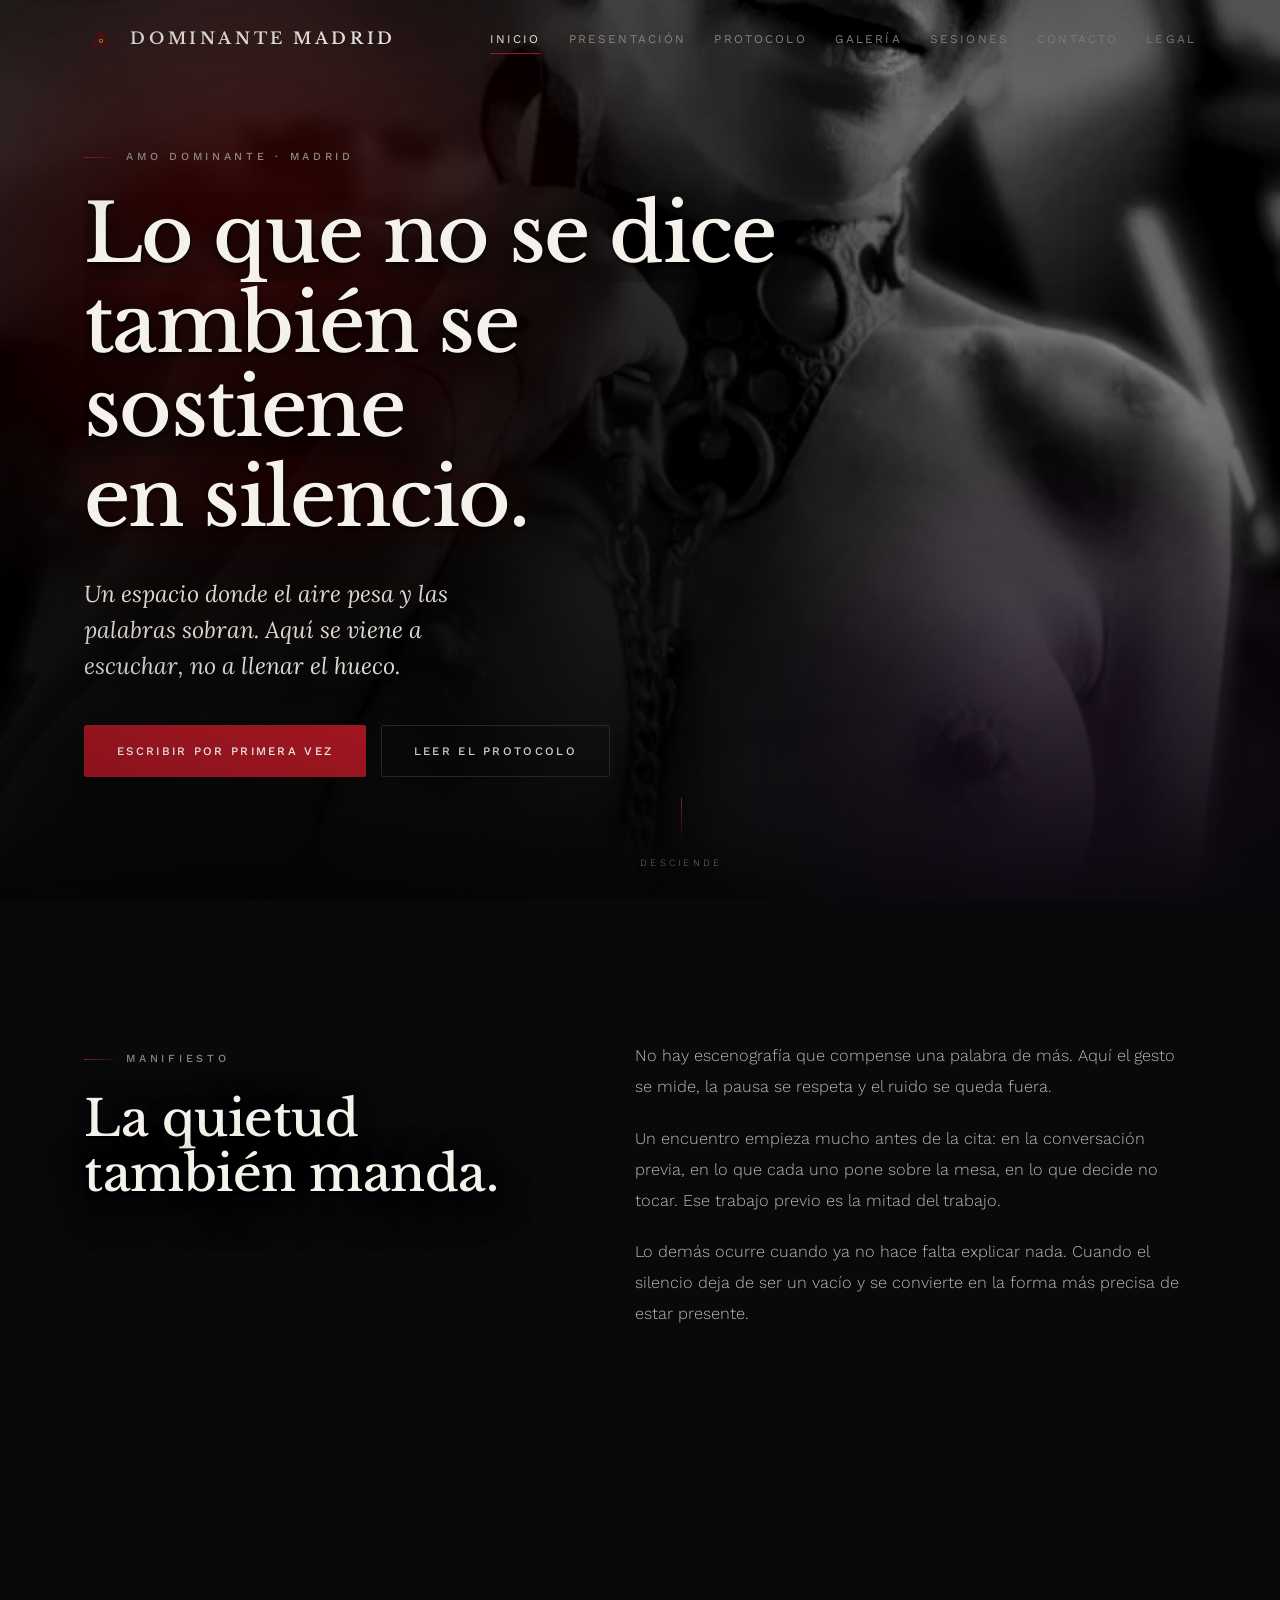
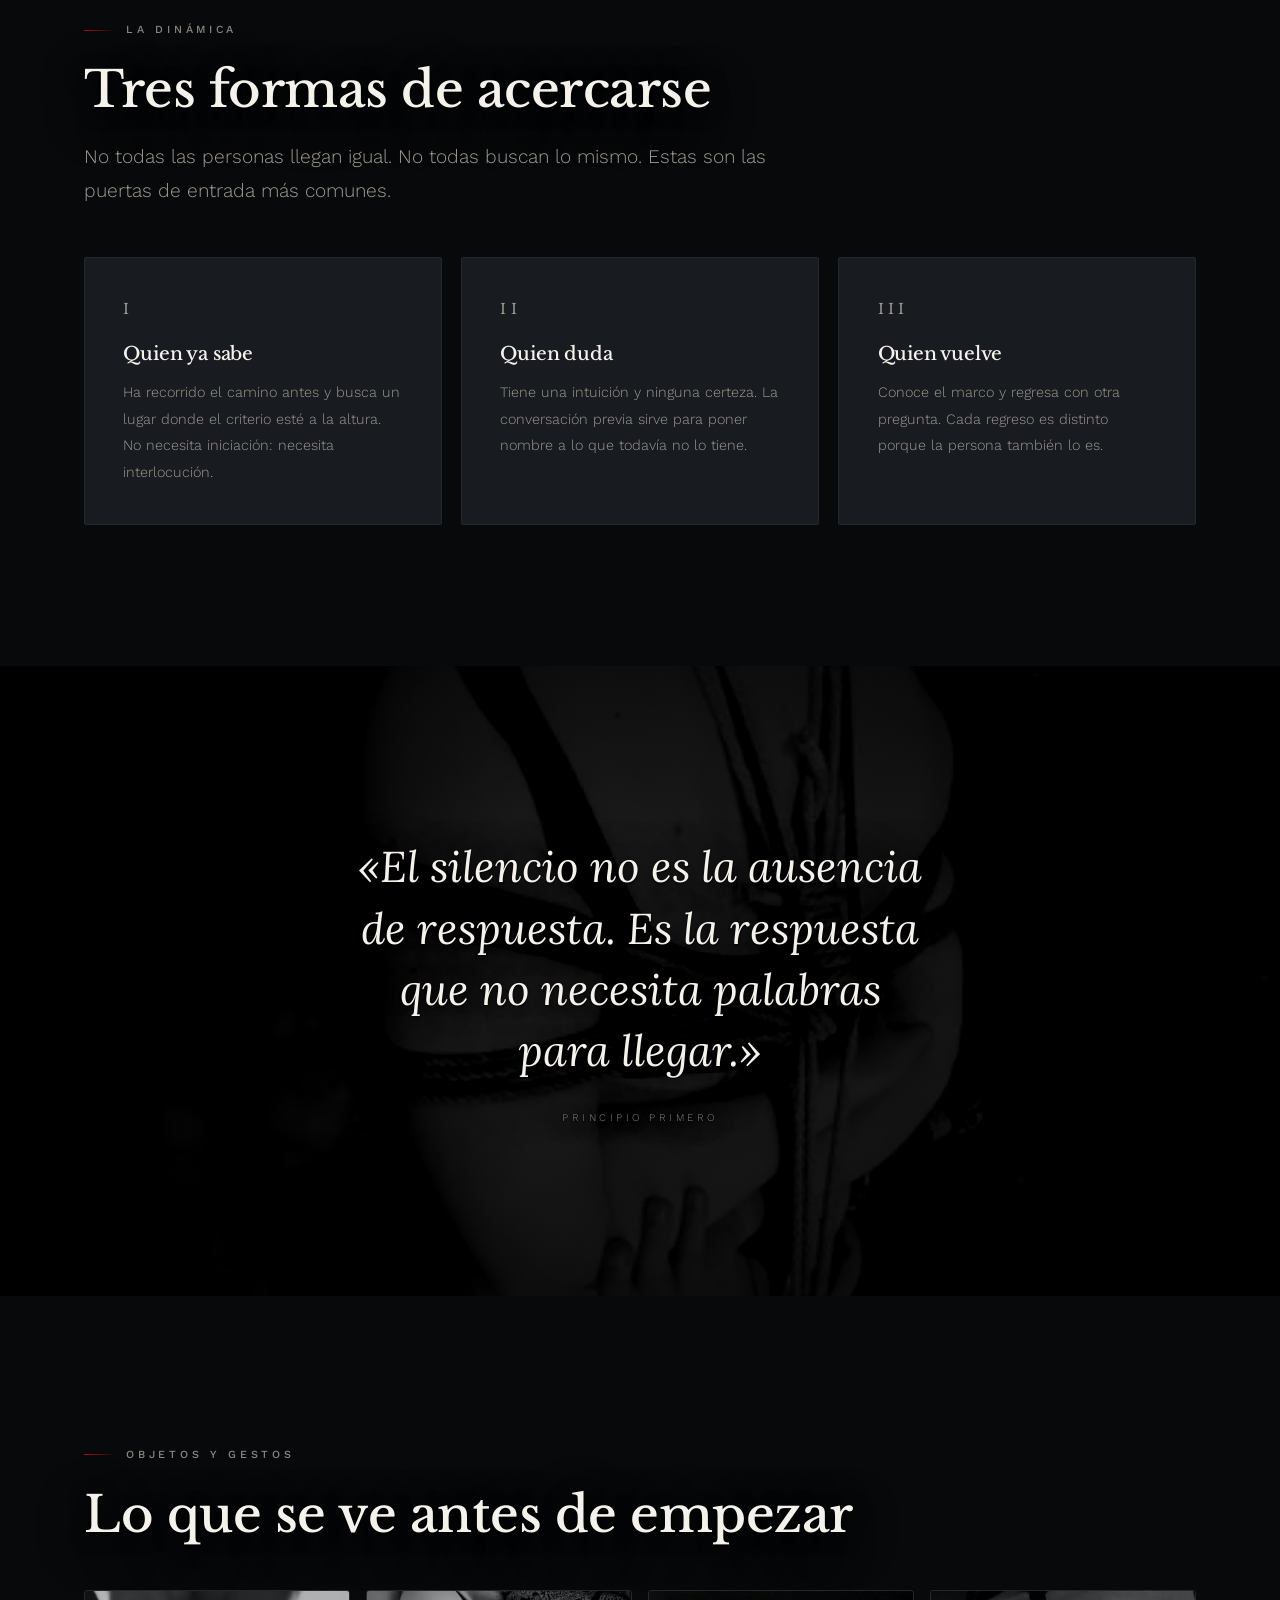
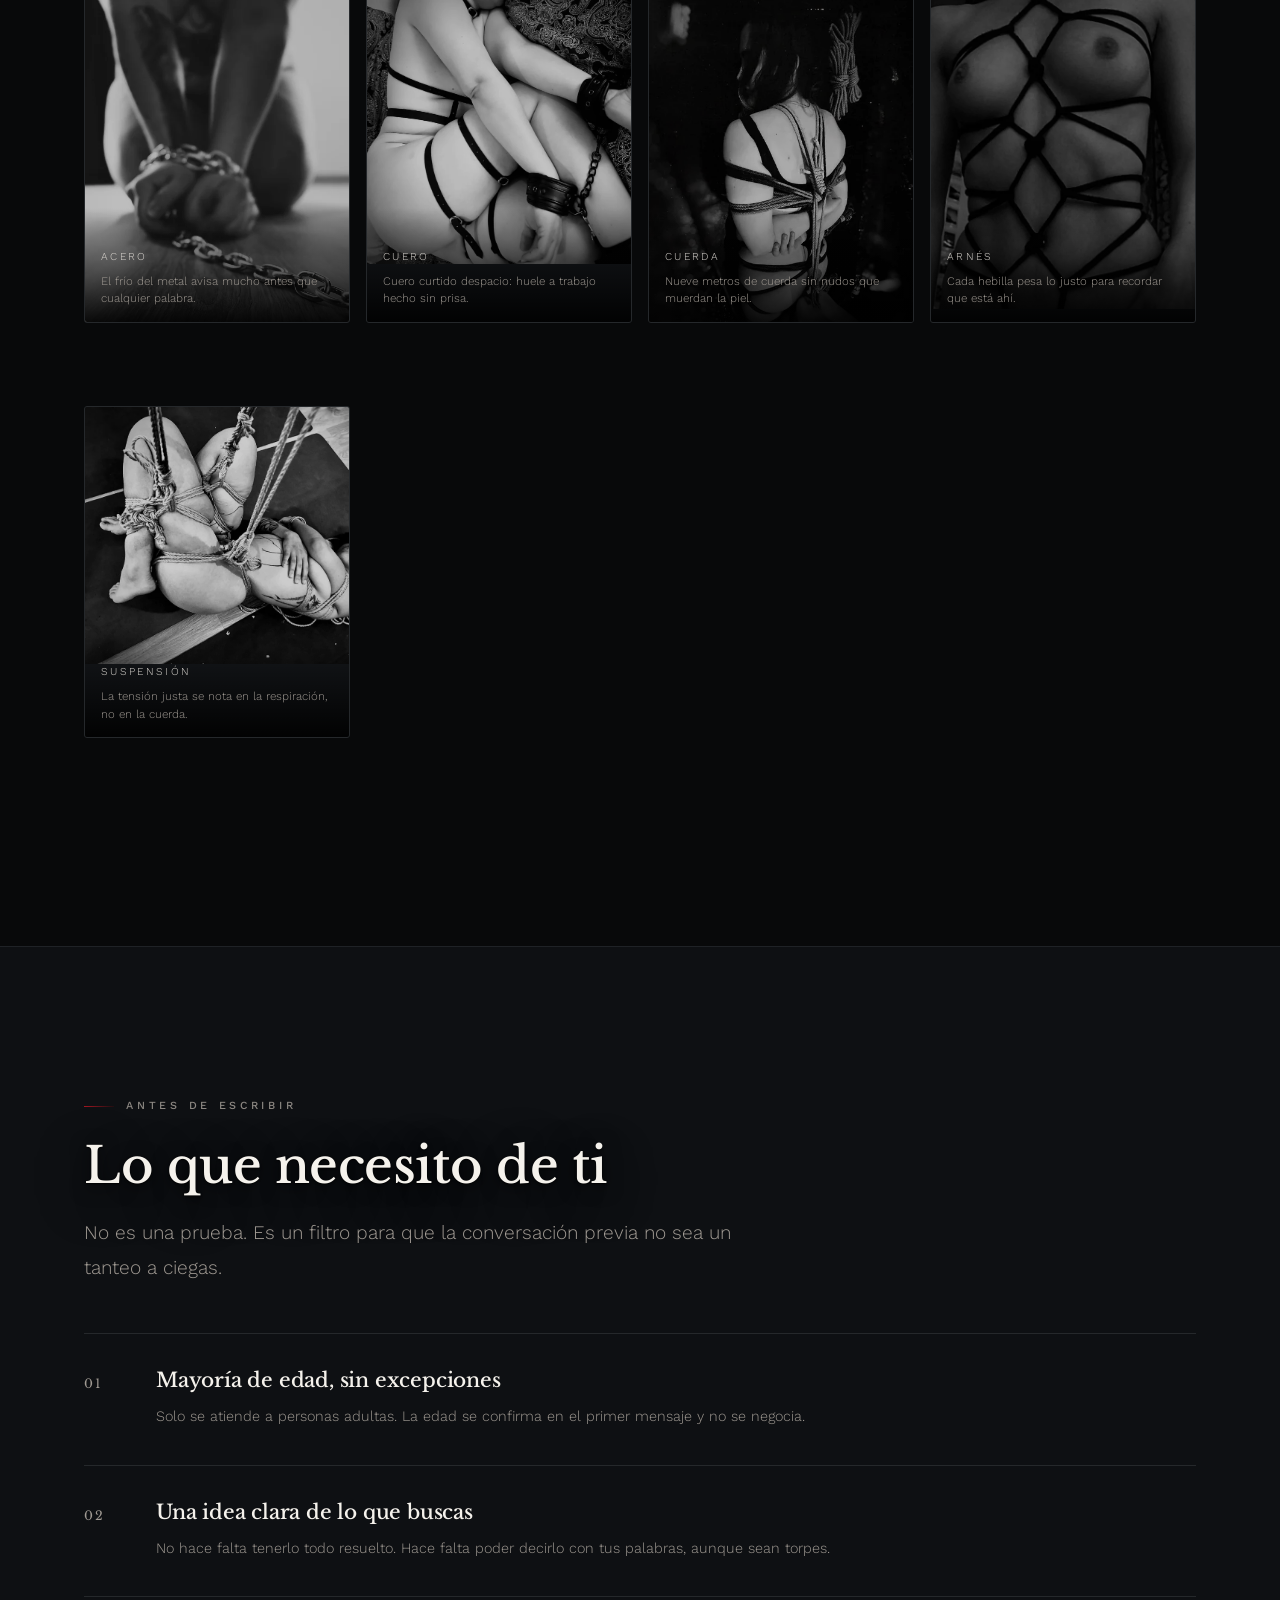
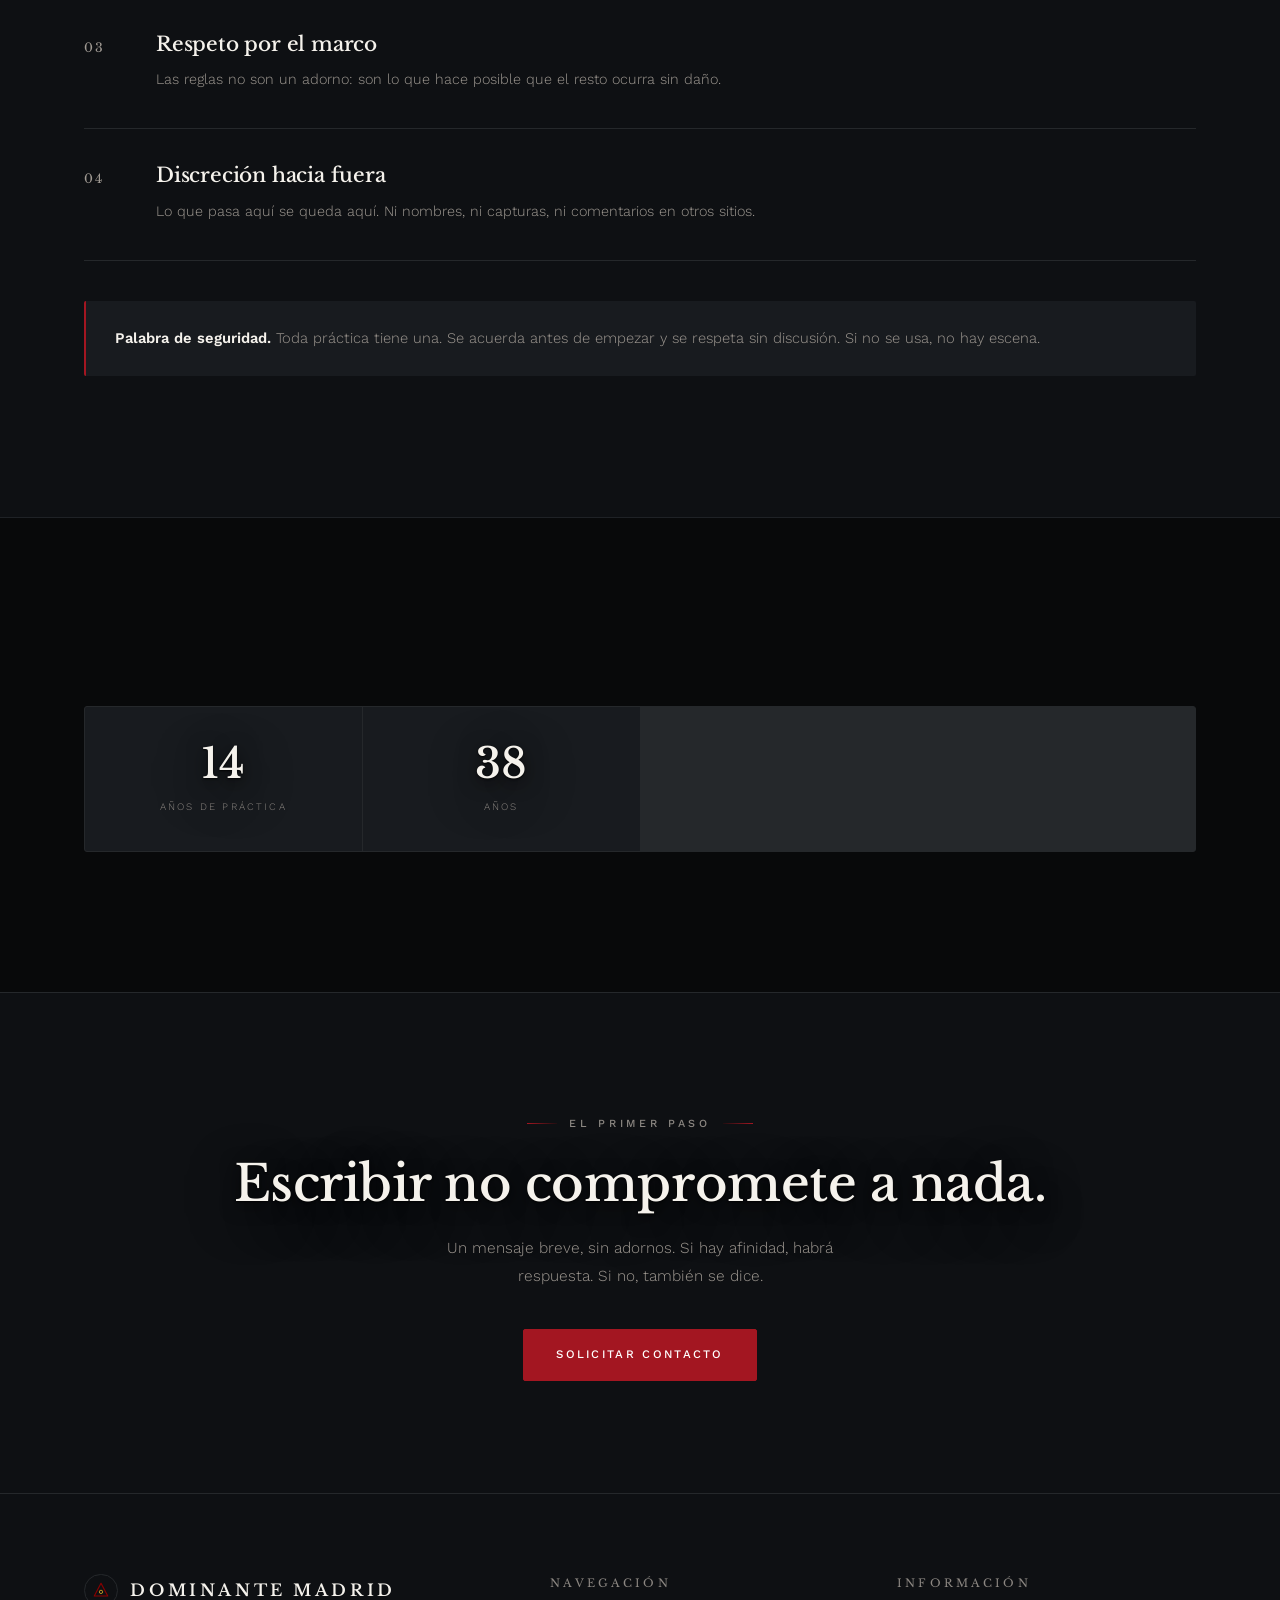
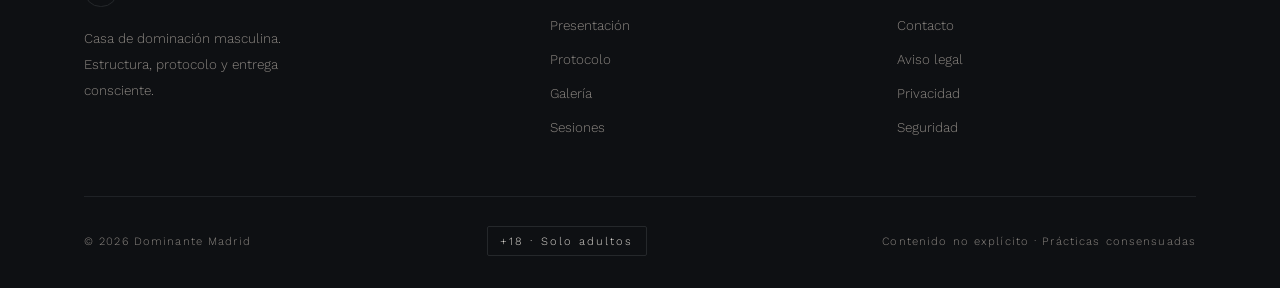
<file: index.html>
<!doctype html>
<html lang="es">
<head>
<meta charset="utf-8">
<meta name="viewport" content="width=device-width, initial-scale=1">
<title>Amo dominante Madrid · Dominante Madrid</title>
<meta name="description" content="Casa de dominación masculina en Madrid. Práctica discreta desde hace catorce años, marco negociado y respeto absoluto por los límites">
<meta name="author" content="Dominante Madrid">
<meta name="keywords" content="bdsmamodominante, bdsmamodominante Madrid, Dominante Madrid, Amo dominante Madrid, dominación masculina, amo dominante, dominación Madrid, BDSM Madrid, sumisión, protocolo BDSM, dominación consensuada, sadomasoquismo">
<meta name="robots" content="index, follow, max-image-preview:large, max-snippet:-1, max-video-preview:-1">
<meta name="googlebot" content="index, follow, max-image-preview:large">
<meta name="rating" content="adult">
<meta name="language" content="Spanish">
<meta http-equiv="content-language" content="es-ES">
<meta name="theme-color" content="#000000">
<link rel="canonical" href="%%BASE_URL%%">
<meta property="og:type" content="website">
<meta property="og:site_name" content="Dominante Madrid">
<meta property="og:locale" content="es_ES">
<meta property="og:title" content="Amo dominante Madrid · Dominante Madrid">
<meta property="og:description" content="Casa de dominación masculina en Madrid. Práctica discreta desde hace catorce años, marco negociado y respeto absoluto por los límites">
<meta property="og:url" content="%%BASE_URL%%">
<meta property="og:image" content="%%BASE_URL%%">
<meta property="og:image:alt" content="Amo dominante Madrid · Dominante Madrid">
<meta property="og:image:width" content="1200">
<meta property="og:image:height" content="630">
<meta name="twitter:image" content="%%BASE_URL%%">
<meta name="twitter:image:alt" content="Amo dominante Madrid · Dominante Madrid">
<meta name="twitter:card" content="summary_large_image">
<meta name="twitter:title" content="Amo dominante Madrid · Dominante Madrid">
<meta name="twitter:description" content="Casa de dominación masculina en Madrid. Práctica discreta desde hace catorce años, marco negociado y respeto absoluto por los límites">
<link rel="icon" href="data:image/svg+xml,%3Csvg xmlns='http://www.w3.org/2000/svg' viewBox='0 0 32 32'%3E%3Crect width='32' height='32' fill='%23000'/%3E%3Cpath d='M16 6 L26 26 L6 26 Z' fill='none' stroke='%238B0000' stroke-width='2'/%3E%3Ccircle cx='16' cy='20' r='2.5' fill='%23C9A227'/%3E%3C/svg%3E">
<link rel="manifest" href="manifest.json">
<link rel="apple-touch-icon" href="assets/images/apple-touch-icon.png">
<link rel="preconnect" href="https://fonts.googleapis.com">
<link rel="preconnect" href="https://fonts.gstatic.com" crossorigin>
<link rel="preload" as="style" href="https://fonts.googleapis.com/css2?family=Libre+Baskerville:wght@400;500;600&amp;family=Lora:ital,wght@0,300;1,300&amp;family=Work+Sans:wght@300;400;500;600&amp;display=swap">
<link rel="stylesheet" href="https://fonts.googleapis.com/css2?family=Libre+Baskerville:wght@400;500;600&amp;family=Lora:ital,wght@0,300;1,300&amp;family=Work+Sans:wght@300;400;500;600&amp;display=swap">
<link rel="stylesheet" href="styles.css">
<script type="application/ld+json">{"@context":"https://schema.org","@graph":[{"@type":"WebSite","@id":"%%BASE_URL%%","url":"%%BASE_URL%%","name":"Dominante Madrid","description":"Casa de dominación masculina en Madrid. Práctica discreta desde hace catorce años, marco negociado y respeto absoluto por los límites","inLanguage":"es-ES","publisher":{"@id":"%%BASE_URL%%"}},{"@type":"Organization","@id":"%%BASE_URL%%","name":"Dominante Madrid","url":"%%BASE_URL%%","description":"Casa de dominación masculina en Madrid. Práctica discreta desde hace catorce años, marco negociado y respeto absoluto por los límites"},{"@type":"LocalBusiness","@id":"%%BASE_URL%%","name":"Dominante Madrid","url":"%%BASE_URL%%","description":"Casa de dominación masculina en Madrid. Práctica discreta desde hace catorce años, marco negociado y respeto absoluto por los límites","areaServed":{"@type":"City","name":"Madrid"},"address":{"@type":"PostalAddress","addressLocality":"Madrid","addressCountry":"ES"},"priceRange":"Gratuito","knowsLanguage":["es-ES"]},{"@type":"BreadcrumbList","itemListElement":[{"@type":"ListItem","position":1,"name":"Inicio","item":"%%BASE_URL%%"}]}]}</script>
</head>
<body>
<a class="skip-link" href="#main">Saltar al contenido</a>

<header class="site-header">
  <div class="wrap">
    <div class="header-inner">
      <a href="index.html" class="brand" aria-label="Dominante Madrid · Inicio">
        <span class="brand-mark"><svg width="18" height="18" viewBox="0 0 24 24" fill="none" aria-hidden="true"><path d="M12 3 L21 20 L3 20 Z" stroke="#8B0000" stroke-width="1.5" stroke-linejoin="round"/><circle cx="12" cy="14.5" r="2.2" stroke="#C9A227" stroke-width="1.2"/></svg></span>
        <span class="brand-name">Dominante Madrid</span>
      </a>
      <nav class="nav" aria-label="Navegación principal">
        <a href="index.html" aria-current="page">Inicio</a><a href="presentacion.html">Presentación</a><a href="protocolo.html">Protocolo</a><a href="galeria.html">Galería</a><a href="sesiones.html">Sesiones</a><a href="contacto.html">Contacto</a><a href="legal.html">Legal</a>
      </nav>
      <button class="menu-btn" aria-label="Abrir menú" aria-expanded="false" aria-controls="drawer">
        <svg width="18" height="18" viewBox="0 0 24 24" fill="none" stroke="#B8B2AC" stroke-width="1.6" stroke-linecap="round" aria-hidden="true"><line x1="3" y1="7" x2="21" y2="7"/><line x1="3" y1="12" x2="21" y2="12"/><line x1="3" y1="17" x2="21" y2="17"/></svg>
      </button>
    </div>
  </div>
</header>

<div class="drawer" id="drawer" aria-hidden="true">
  <div class="drawer-top">
    <span class="brand-name">Dominante Madrid</span>
    <button id="drawerClose" class="menu-btn" aria-label="Cerrar menú"><svg width="16" height="16" viewBox="0 0 24 24" fill="none" stroke="#B8B2AC" stroke-width="1.6" stroke-linecap="round" aria-hidden="true"><line x1="5" y1="5" x2="19" y2="19"/><line x1="19" y1="5" x2="5" y2="19"/></svg></button>
  </div>
  <nav class="drawer-nav" aria-label="Navegación móvil">
    <a href="index.html" aria-current="page">Inicio</a><a href="presentacion.html">Presentación</a><a href="protocolo.html">Protocolo</a><a href="galeria.html">Galería</a><a href="sesiones.html">Sesiones</a><a href="contacto.html">Contacto</a><a href="legal.html">Legal</a>
  </nav>
  <div class="drawer-foot">Contenido para mayores de 18 años<br>Consentimiento · Límites · Seguridad</div>
</div>

<main id="main">
<section class="hero"><div class="hero-bg"><picture><source type="image/webp" srcset="assets/images/corset-portrait-480.webp 480w, assets/images/corset-portrait-800.webp 800w" sizes="(min-width: 900px) 50vw, 100vw"><img src="assets/images/corset-portrait-800.jpg" srcset="assets/images/corset-portrait-480.jpg 480w, assets/images/corset-portrait-800.jpg 800w" sizes="(min-width: 900px) 50vw, 100vw" alt="" fetchpriority="high" decoding="async" width="534" height="723"></picture></div><div class="aura" aria-hidden="true"></div><div class="wrap hero-inner"><div style="max-width:44rem"><span class="eyebrow">Amo dominante · Madrid</span><h1 class="hero-title"><span class="mask"><span>Lo que no se dice</span></span><span class="mask"><span>también se sostiene</span></span><span class="mask"><span><em>en silencio.</em></span></span></h1><p class="hero-sub">Un espacio donde el aire pesa y las palabras sobran. Aquí se viene a escuchar, no a llenar el hueco.</p><div class="hero-actions"><a href="contacto.html" class="btn btn-primary">Escribir por primera vez</a><a href="protocolo.html" class="btn btn-ghost">Leer el protocolo</a></div></div></div><div class="hero-scroll" aria-hidden="true"><span class="scroll-line"></span><span>Desciende</span></div></section>
<section class="section"><div class="wrap"><div class="split"><div class="reveal"><span class="eyebrow">Manifiesto</span><h2 class="title-lg" style="margin-top:1.4rem">La quietud también manda.</h2></div><div class="prose reveal" data-delay="1"><p>No hay escenografía que compense una palabra de más. Aquí el gesto se mide, la pausa se respeta y el ruido se queda fuera.</p><p>Un encuentro empieza mucho antes de la cita: en la conversación previa, en lo que cada uno pone sobre la mesa, en lo que decide no tocar. Ese trabajo previo es la mitad del trabajo.</p><p>Lo demás ocurre cuando ya no hace falta explicar nada. Cuando el silencio deja de ser un vacío y se convierte en la forma más precisa de estar presente.</p></div></div></div></section>
<section class="section"><div class="wrap"><div class="sec-head reveal"><span class="eyebrow">La dinámica</span><h2 class="title-lg">Tres formas de acercarse</h2><p class="lede">No todas las personas llegan igual. No todas buscan lo mismo. Estas son las puertas de entrada más comunes.</p></div><div class="grid-3"><article class="card reveal" data-delay="0"><p class="card-num">I</p><h3>Quien ya sabe</h3><p>Ha recorrido el camino antes y busca un lugar donde el criterio esté a la altura. No necesita iniciación: necesita interlocución.</p></article><article class="card reveal" data-delay="1"><p class="card-num">II</p><h3>Quien duda</h3><p>Tiene una intuición y ninguna certeza. La conversación previa sirve para poner nombre a lo que todavía no lo tiene.</p></article><article class="card reveal" data-delay="2"><p class="card-num">III</p><h3>Quien vuelve</h3><p>Conoce el marco y regresa con otra pregunta. Cada regreso es distinto porque la persona también lo es.</p></article></div></div></section>
<section class="editorial"><picture><source type="image/webp" srcset="assets/images/rope-art-1-480.webp 480w, assets/images/rope-art-1-800.webp 800w" sizes="(min-width: 900px) 50vw, 100vw"><img src="assets/images/rope-art-1-800.jpg" srcset="assets/images/rope-art-1-480.jpg 480w, assets/images/rope-art-1-800.jpg 800w" sizes="(min-width: 900px) 50vw, 100vw" alt="" loading="lazy" decoding="async" width="439" height="659"></picture><blockquote class="quote reveal">«El silencio no es la ausencia de respuesta. Es la respuesta que no necesita palabras para llegar.»<cite>Principio primero</cite></blockquote></section>
<section class="section"><div class="wrap"><div class="sec-head is-split reveal"><div><span class="eyebrow">Objetos y gestos</span><h2 class="title-lg" style="margin-top:1.4rem">Lo que se ve antes de empezar</h2></div></div><div class="gallery"><figure class="reveal" data-delay="0" data-lightbox="assets/images/chain-composition-800.jpg" data-alt="Composición de cadenas sobre superficie oscura" tabindex="0" role="button" aria-label="Ampliar: Acero"><picture><source type="image/webp" srcset="assets/images/chain-composition-480.webp 480w, assets/images/chain-composition-800.webp 800w" sizes="(min-width: 900px) 50vw, 100vw"><img src="assets/images/chain-composition-800.jpg" srcset="assets/images/chain-composition-480.jpg 480w, assets/images/chain-composition-800.jpg 800w" sizes="(min-width: 900px) 50vw, 100vw" alt="Composición de cadenas sobre superficie oscura" loading="lazy" decoding="async" width="481" height="715"></picture><figcaption>Acero<p class="fig-note">El frío del metal avisa mucho antes que cualquier palabra.</p></figcaption></figure><figure class="reveal" data-delay="1" data-lightbox="assets/images/leather-restraints-800.jpg" data-alt="Correas de cuero dispuestas sobre fondo negro" tabindex="0" role="button" aria-label="Ampliar: Cuero"><picture><source type="image/webp" srcset="assets/images/leather-restraints-480.webp 480w, assets/images/leather-restraints-800.webp 800w" sizes="(min-width: 900px) 50vw, 100vw"><img src="assets/images/leather-restraints-800.jpg" srcset="assets/images/leather-restraints-480.jpg 480w, assets/images/leather-restraints-800.jpg 800w" sizes="(min-width: 900px) 50vw, 100vw" alt="Correas de cuero dispuestas sobre fondo negro" loading="lazy" decoding="async" width="708" height="731"></picture><figcaption>Cuero<p class="fig-note">Cuero curtido despacio: huele a trabajo hecho sin prisa.</p></figcaption></figure><figure class="reveal" data-delay="2" data-lightbox="assets/images/rope-art-1-800.jpg" data-alt="Cuerda tratada enrollada en espiral" tabindex="0" role="button" aria-label="Ampliar: Cuerda"><picture><source type="image/webp" srcset="assets/images/rope-art-1-480.webp 480w, assets/images/rope-art-1-800.webp 800w" sizes="(min-width: 900px) 50vw, 100vw"><img src="assets/images/rope-art-1-800.jpg" srcset="assets/images/rope-art-1-480.jpg 480w, assets/images/rope-art-1-800.jpg 800w" sizes="(min-width: 900px) 50vw, 100vw" alt="Cuerda tratada enrollada en espiral" loading="lazy" decoding="async" width="439" height="659"></picture><figcaption>Cuerda<p class="fig-note">Nueve metros de cuerda sin nudos que muerdan la piel.</p></figcaption></figure><figure class="reveal" data-delay="3" data-lightbox="assets/images/harness-design-800.jpg" data-alt="Arnés de cuero sobre soporte vertical" tabindex="0" role="button" aria-label="Ampliar: Arnés"><picture><source type="image/webp" srcset="assets/images/harness-design-480.webp 480w, assets/images/harness-design-800.webp 800w" sizes="(min-width: 900px) 50vw, 100vw"><img src="assets/images/harness-design-800.jpg" srcset="assets/images/harness-design-480.jpg 480w, assets/images/harness-design-800.jpg 800w" sizes="(min-width: 900px) 50vw, 100vw" alt="Arnés de cuero sobre soporte vertical" loading="lazy" decoding="async" width="563" height="678"></picture><figcaption>Arnés<p class="fig-note">Cada hebilla pesa lo justo para recordar que está ahí.</p></figcaption></figure><figure class="reveal" data-delay="4" data-lightbox="assets/images/suspension-art-800.jpg" data-alt="Detalle de cuerdas y ganchos de suspensión" tabindex="0" role="button" aria-label="Ampliar: Suspensión"><picture><source type="image/webp" srcset="assets/images/suspension-art-480.webp 480w, assets/images/suspension-art-800.webp 800w" sizes="(min-width: 900px) 50vw, 100vw"><img src="assets/images/suspension-art-800.jpg" srcset="assets/images/suspension-art-480.jpg 480w, assets/images/suspension-art-800.jpg 800w" sizes="(min-width: 900px) 50vw, 100vw" alt="Detalle de cuerdas y ganchos de suspensión" loading="lazy" decoding="async" width="709" height="692"></picture><figcaption>Suspensión<p class="fig-note">La tensión justa se nota en la respiración, no en la cuerda.</p></figcaption></figure></div></div></section>
<section class="section" style="background:var(--ink);border-block:1px solid var(--line-soft)"><div class="wrap"><div class="sec-head reveal"><span class="eyebrow">Antes de escribir</span><h2 class="title-lg">Lo que necesito de ti</h2><p class="lede">No es una prueba. Es un filtro para que la conversación previa no sea un tanteo a ciegas.</p></div><div class="req-list"><div class="req-item reveal" data-delay="0"><span class="req-num">01</span><div><h3>Mayoría de edad, sin excepciones</h3><p>Solo se atiende a personas adultas. La edad se confirma en el primer mensaje y no se negocia.</p></div></div><div class="req-item reveal" data-delay="1"><span class="req-num">02</span><div><h3>Una idea clara de lo que buscas</h3><p>No hace falta tenerlo todo resuelto. Hace falta poder decirlo con tus palabras, aunque sean torpes.</p></div></div><div class="req-item reveal" data-delay="2"><span class="req-num">03</span><div><h3>Respeto por el marco</h3><p>Las reglas no son un adorno: son lo que hace posible que el resto ocurra sin daño.</p></div></div><div class="req-item reveal" data-delay="3"><span class="req-num">04</span><div><h3>Discreción hacia fuera</h3><p>Lo que pasa aquí se queda aquí. Ni nombres, ni capturas, ni comentarios en otros sitios.</p></div></div></div><div class="notice reveal" style="margin-top:2.5rem"><strong>Palabra de seguridad.</strong> Toda práctica tiene una. Se acuerda antes de empezar y se respeta sin discusión. Si no se usa, no hay escena.</div></div></section>
<section class="section"><div class="wrap"><div class="stats reveal"><div class="stat"><span class="stat-num">14</span><span class="stat-label">años de práctica</span></div><div class="stat"><span class="stat-num">38</span><span class="stat-label">años</span></div></div></div></section>
<section class="cta-band"><div class="wrap"><div class="reveal"><span class="eyebrow is-centered">El primer paso</span><h2 class="title-lg">Escribir no compromete a nada.</h2><p>Un mensaje breve, sin adornos. Si hay afinidad, habrá respuesta. Si no, también se dice.</p><a href="contacto.html" class="btn btn-primary">Solicitar contacto</a></div></div></section></main>

<footer class="site-footer">
  <div class="wrap">
    <div class="footer-grid">
      <div>
        <a href="index.html" class="brand" style="margin-bottom:1.2rem">
          <span class="brand-mark"><svg width="18" height="18" viewBox="0 0 24 24" fill="none" aria-hidden="true"><path d="M12 3 L21 20 L3 20 Z" stroke="#8B0000" stroke-width="1.5" stroke-linejoin="round"/><circle cx="12" cy="14.5" r="2.2" stroke="#C9A227" stroke-width="1.2"/></svg></span>
          <span class="brand-name">Dominante Madrid</span>
        </a>
        <p style="font-size:.84rem;line-height:1.9;color:var(--mute);max-width:30ch">
          Casa de dominación masculina. Estructura, protocolo y entrega consciente.
        </p>
      </div>
      <div>
        <p class="footer-title">Navegación</p>
        <div class="footer-links"><a href="presentacion.html">Presentación</a><a href="protocolo.html">Protocolo</a><a href="galeria.html">Galería</a><a href="sesiones.html">Sesiones</a></div>
      </div>
      <div>
        <p class="footer-title">Información</p>
        <div class="footer-links">
          <a href="contacto.html">Contacto</a>
          <a href="legal.html">Aviso legal</a>
          <a href="legal.html#privacidad">Privacidad</a>
          <a href="legal.html#seguridad">Seguridad</a>
        </div>
      </div>
    </div>
    <div class="footer-legal">
      <span>© <span data-year>2026</span> Dominante Madrid</span>
      <span class="adult-badge">+18 · Solo adultos</span>
      <span>Contenido no explícito · Prácticas consensuadas</span>
    </div>
  </div>
</footer>

<div class="lightbox" id="lightbox" aria-hidden="true" role="dialog" aria-modal="true" aria-label="Imagen ampliada">
  <button class="lightbox-close" id="lightboxClose" aria-label="Cerrar imagen"><svg width="16" height="16" viewBox="0 0 24 24" fill="none" stroke="#B8B2AC" stroke-width="1.6" stroke-linecap="round" aria-hidden="true"><line x1="5" y1="5" x2="19" y2="19"/><line x1="19" y1="5" x2="5" y2="19"/></svg></button>
  <img id="lightboxImg" alt="">
</div>

<script src="main.js" defer></script>
</body>
</html>
</file>
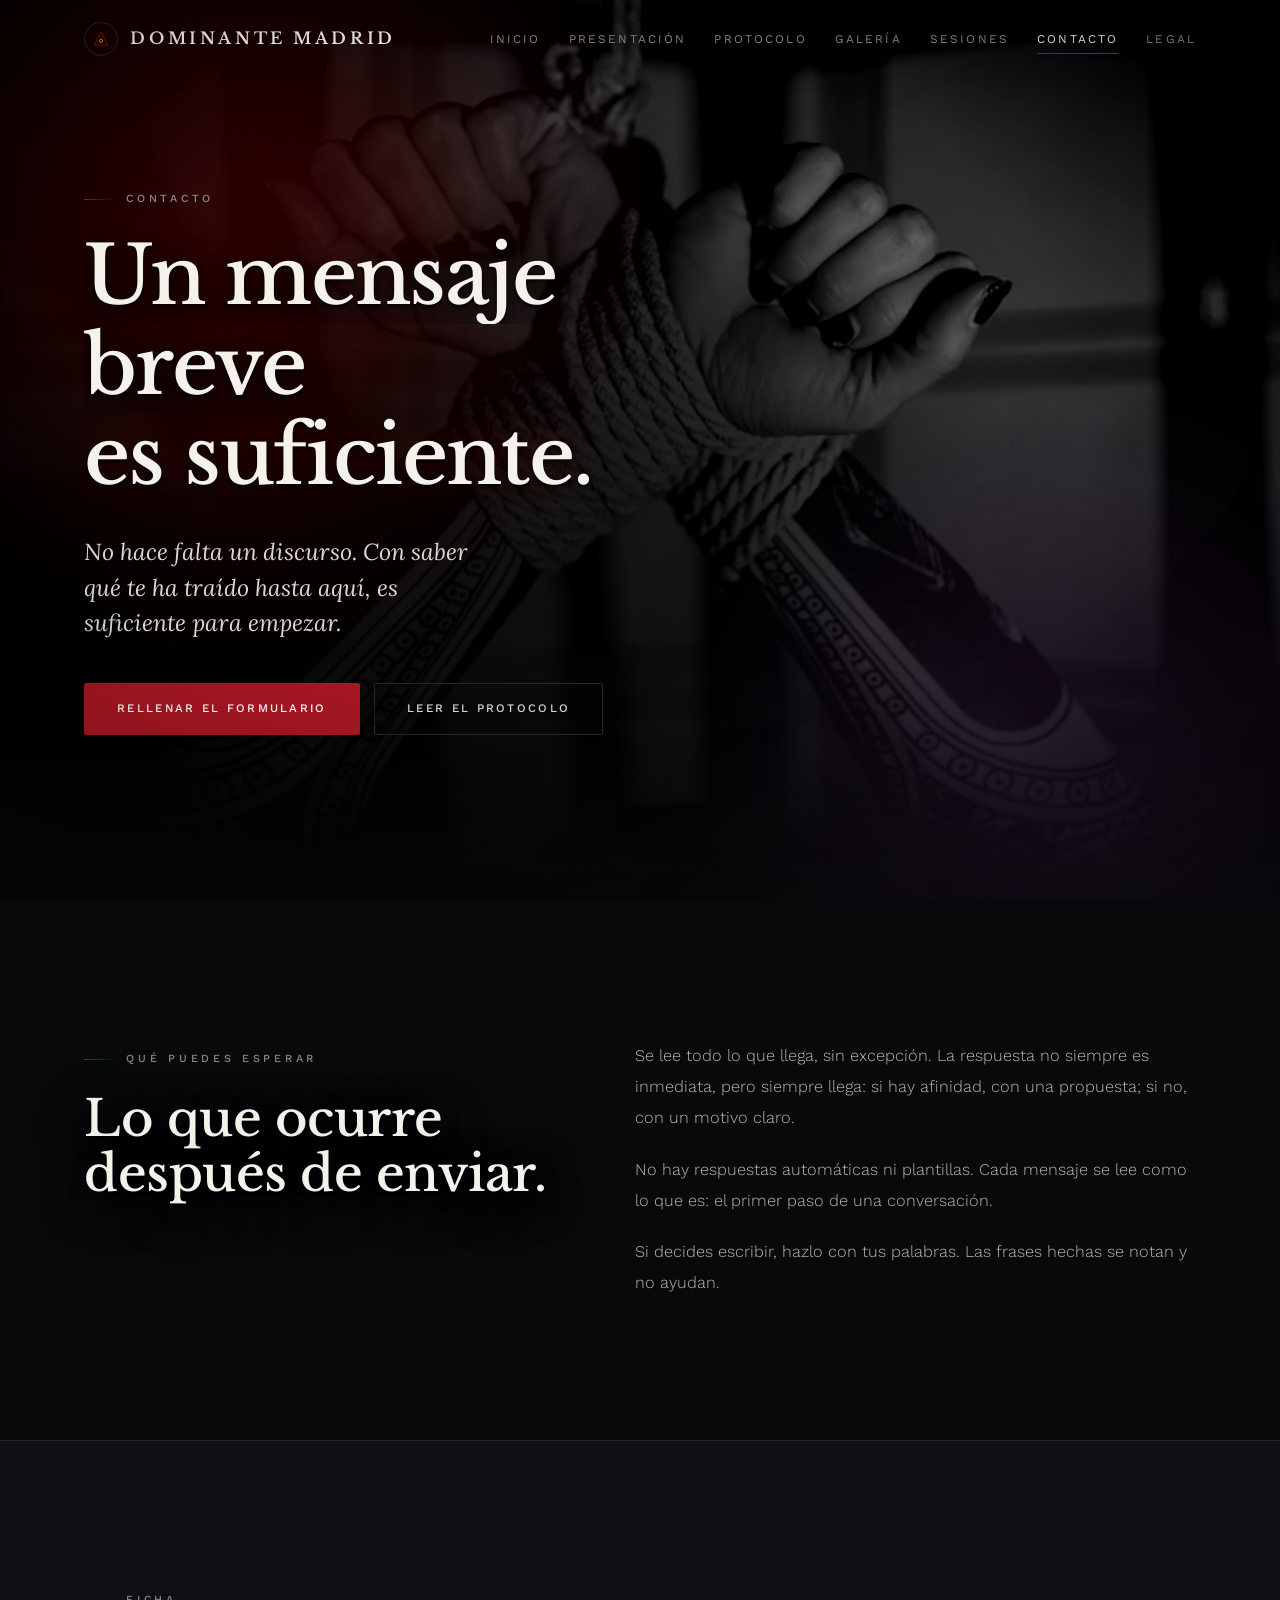
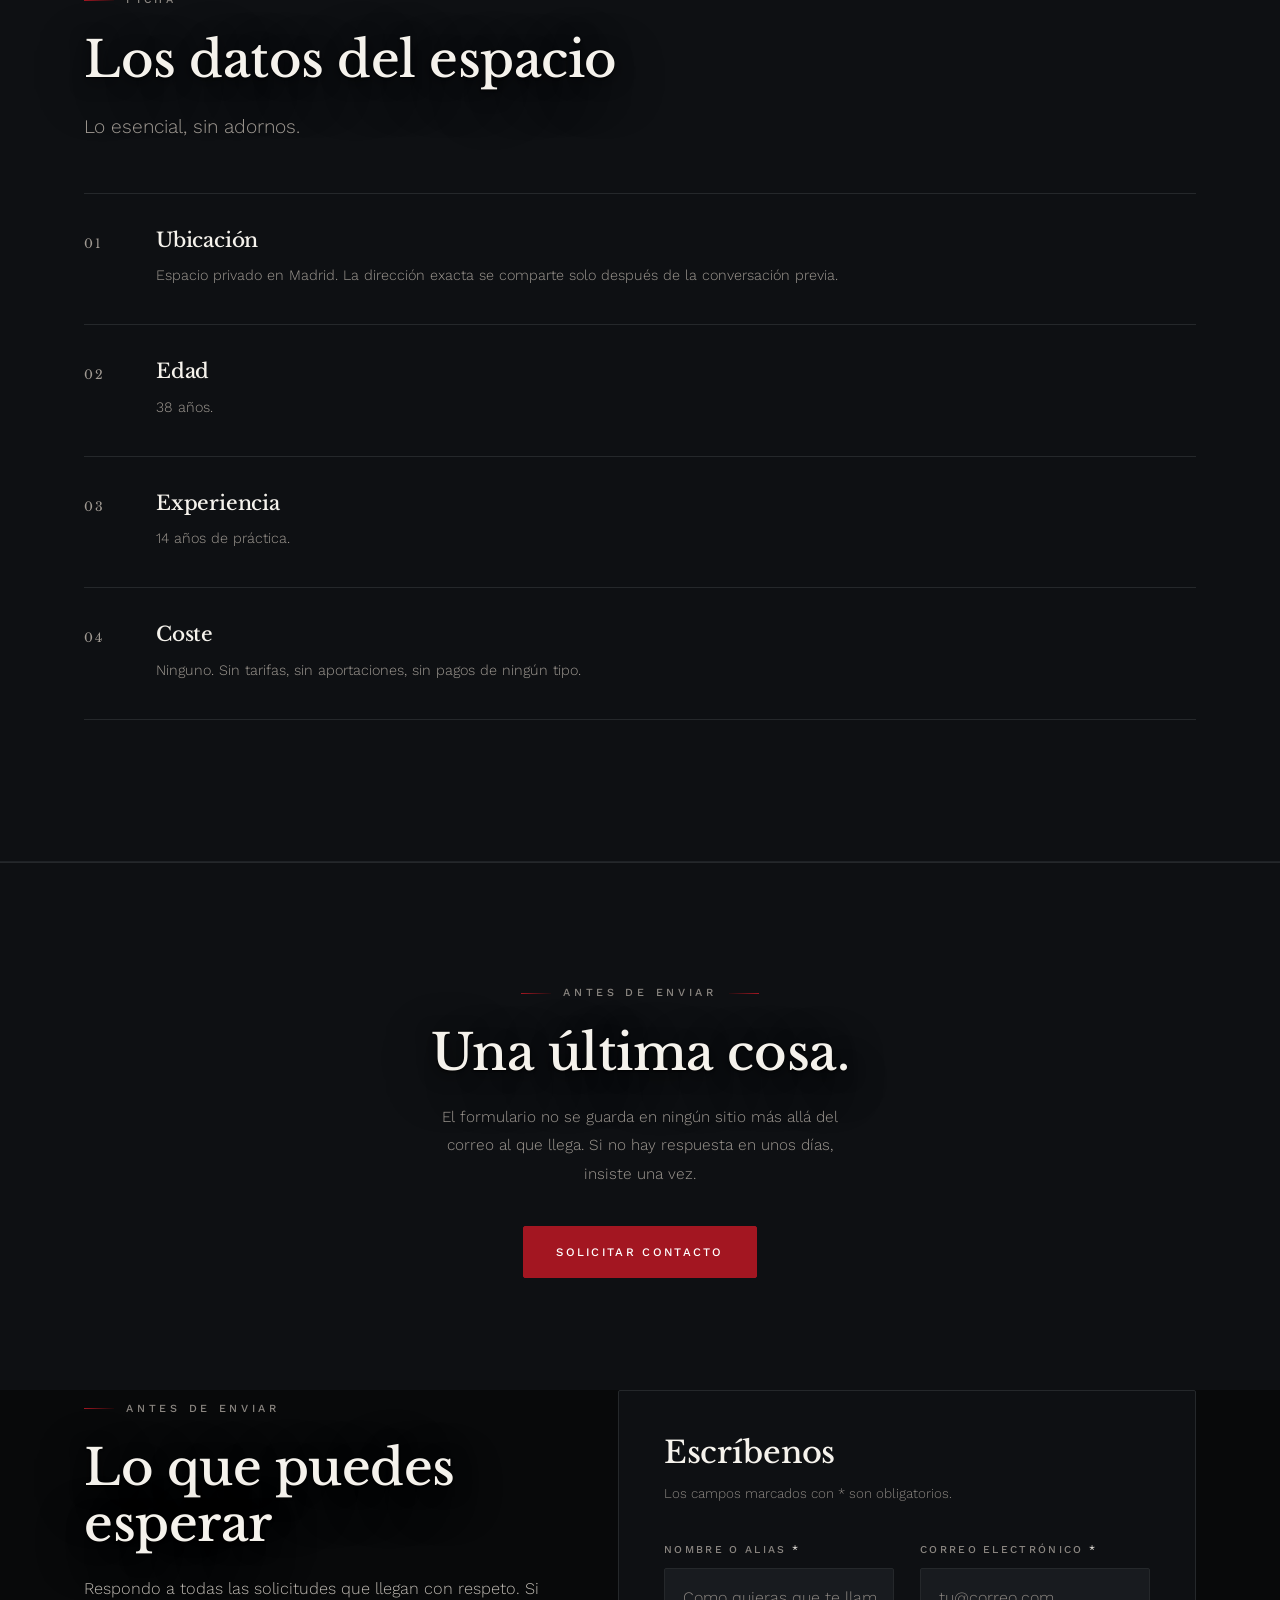
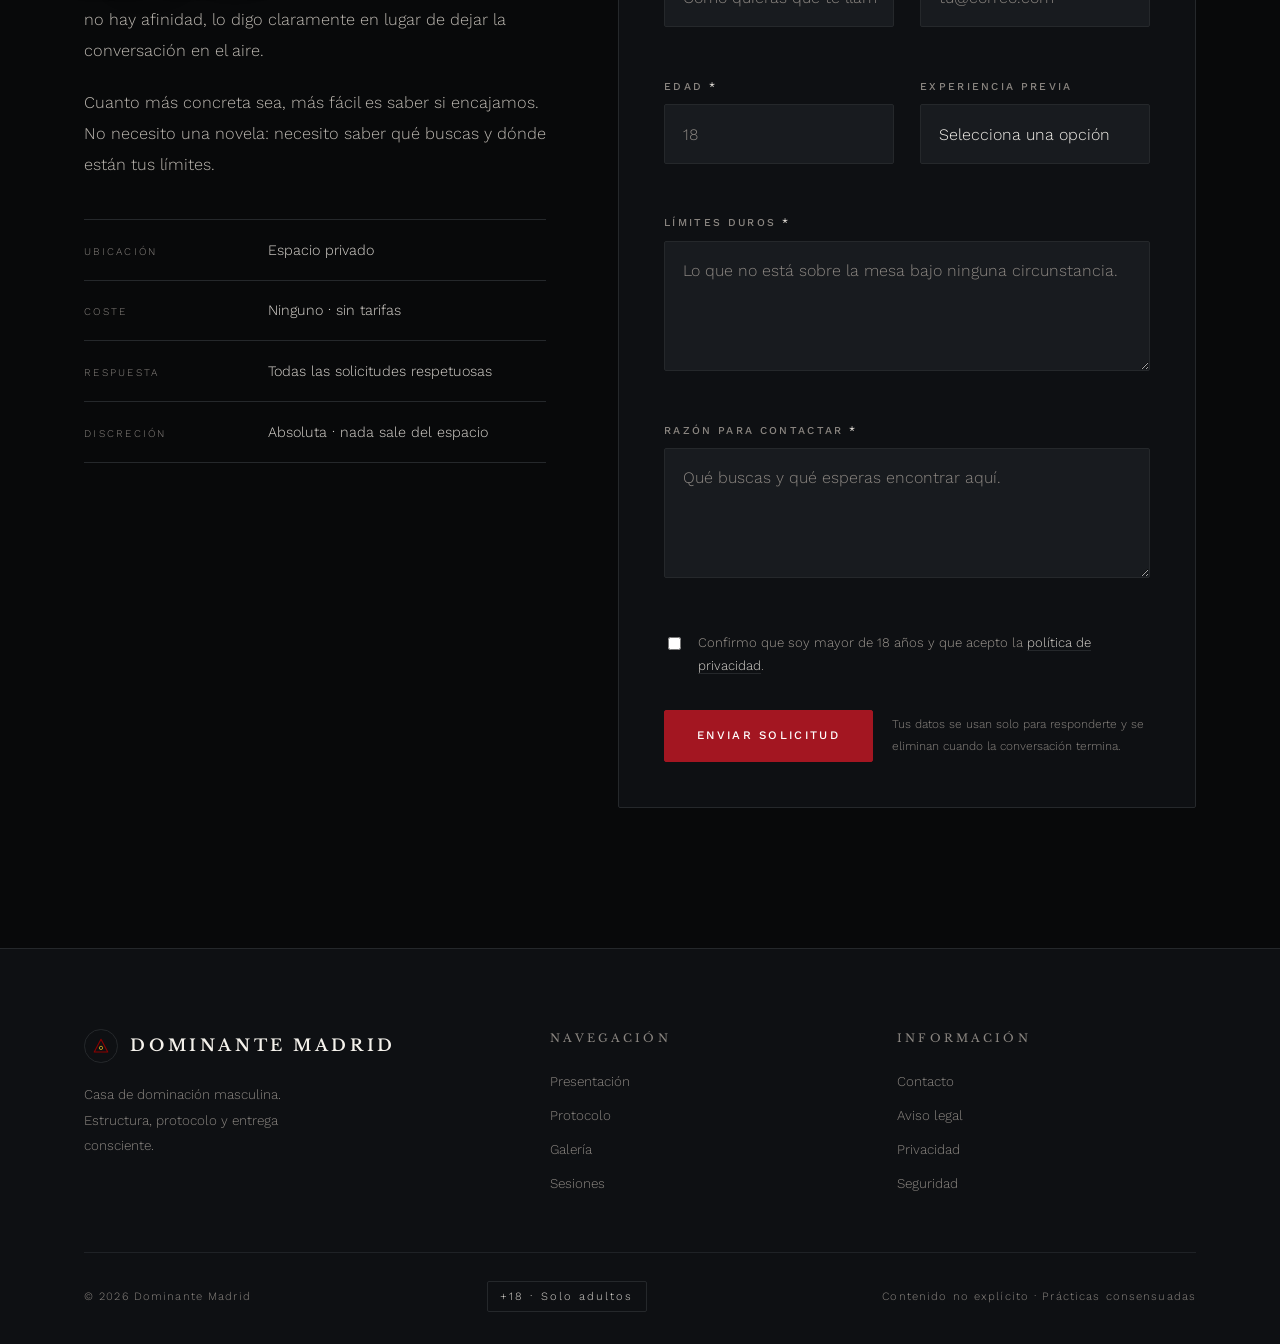
<file: contacto.html>
<!doctype html>
<html lang="es">
<head>
<meta charset="utf-8">
<meta name="viewport" content="width=device-width, initial-scale=1">
<title>Contacto · Amo dominante Madrid</title>
<meta name="description" content="Escribir a esta casa de dominación masculina en Madrid. Respuesta a todos los mensajes, conversación previa sin compromiso y confidencialidad total">
<meta name="author" content="Dominante Madrid">
<meta name="keywords" content="bdsmamodominante, bdsmamodominante Madrid, Dominante Madrid, Amo dominante Madrid, dominación masculina, amo dominante, dominación Madrid, BDSM Madrid, sumisión, protocolo BDSM, dominación consensuada, sadomasoquismo">
<meta name="robots" content="index, follow, max-image-preview:large, max-snippet:-1, max-video-preview:-1">
<meta name="googlebot" content="index, follow, max-image-preview:large">
<meta name="rating" content="adult">
<meta name="language" content="Spanish">
<meta http-equiv="content-language" content="es-ES">
<meta name="theme-color" content="#000000">
<link rel="canonical" href="%%BASE_URL%%">
<meta property="og:type" content="website">
<meta property="og:site_name" content="Dominante Madrid">
<meta property="og:locale" content="es_ES">
<meta property="og:title" content="Contacto · Amo dominante Madrid">
<meta property="og:description" content="Escribir a esta casa de dominación masculina en Madrid. Respuesta a todos los mensajes, conversación previa sin compromiso y confidencialidad total">
<meta property="og:url" content="%%BASE_URL%%">
<meta property="og:image" content="%%BASE_URL%%">
<meta property="og:image:alt" content="Contacto · Amo dominante Madrid">
<meta property="og:image:width" content="1200">
<meta property="og:image:height" content="630">
<meta name="twitter:image" content="%%BASE_URL%%">
<meta name="twitter:image:alt" content="Contacto · Amo dominante Madrid">
<meta name="twitter:card" content="summary_large_image">
<meta name="twitter:title" content="Contacto · Amo dominante Madrid">
<meta name="twitter:description" content="Escribir a esta casa de dominación masculina en Madrid. Respuesta a todos los mensajes, conversación previa sin compromiso y confidencialidad total">
<link rel="icon" href="data:image/svg+xml,%3Csvg xmlns='http://www.w3.org/2000/svg' viewBox='0 0 32 32'%3E%3Crect width='32' height='32' fill='%23000'/%3E%3Cpath d='M16 6 L26 26 L6 26 Z' fill='none' stroke='%238B0000' stroke-width='2'/%3E%3Ccircle cx='16' cy='20' r='2.5' fill='%23C9A227'/%3E%3C/svg%3E">
<link rel="manifest" href="manifest.json">
<link rel="apple-touch-icon" href="assets/images/apple-touch-icon.png">
<link rel="preconnect" href="https://fonts.googleapis.com">
<link rel="preconnect" href="https://fonts.gstatic.com" crossorigin>
<link rel="preload" as="style" href="https://fonts.googleapis.com/css2?family=Libre+Baskerville:wght@400;500;600&amp;family=Lora:ital,wght@0,300;1,300&amp;family=Work+Sans:wght@300;400;500;600&amp;display=swap">
<link rel="stylesheet" href="https://fonts.googleapis.com/css2?family=Libre+Baskerville:wght@400;500;600&amp;family=Lora:ital,wght@0,300;1,300&amp;family=Work+Sans:wght@300;400;500;600&amp;display=swap">
<link rel="stylesheet" href="styles.css">
<script type="application/ld+json">{"@context":"https://schema.org","@graph":[{"@type":"WebSite","@id":"%%BASE_URL%%","url":"%%BASE_URL%%","name":"Dominante Madrid","description":"Escribir a esta casa de dominación masculina en Madrid. Respuesta a todos los mensajes, conversación previa sin compromiso y confidencialidad total","inLanguage":"es-ES","publisher":{"@id":"%%BASE_URL%%"}},{"@type":"Organization","@id":"%%BASE_URL%%","name":"Dominante Madrid","url":"%%BASE_URL%%","description":"Escribir a esta casa de dominación masculina en Madrid. Respuesta a todos los mensajes, conversación previa sin compromiso y confidencialidad total"},{"@type":"LocalBusiness","@id":"%%BASE_URL%%","name":"Dominante Madrid","url":"%%BASE_URL%%","description":"Escribir a esta casa de dominación masculina en Madrid. Respuesta a todos los mensajes, conversación previa sin compromiso y confidencialidad total","areaServed":{"@type":"City","name":"Madrid"},"address":{"@type":"PostalAddress","addressLocality":"Madrid","addressCountry":"ES"},"priceRange":"Gratuito","knowsLanguage":["es-ES"]},{"@type":"BreadcrumbList","itemListElement":[{"@type":"ListItem","position":1,"name":"Inicio","item":"%%BASE_URL%%"},{"@type":"ListItem","position":2,"name":"Contacto · Amo dominante Madrid","item":"%%BASE_URL%%"}]}]}</script>
</head>
<body>
<a class="skip-link" href="#main">Saltar al contenido</a>

<header class="site-header">
  <div class="wrap">
    <div class="header-inner">
      <a href="index.html" class="brand" aria-label="Dominante Madrid · Inicio">
        <span class="brand-mark"><svg width="18" height="18" viewBox="0 0 24 24" fill="none" aria-hidden="true"><path d="M12 3 L21 20 L3 20 Z" stroke="#8B0000" stroke-width="1.5" stroke-linejoin="round"/><circle cx="12" cy="14.5" r="2.2" stroke="#C9A227" stroke-width="1.2"/></svg></span>
        <span class="brand-name">Dominante Madrid</span>
      </a>
      <nav class="nav" aria-label="Navegación principal">
        <a href="index.html">Inicio</a><a href="presentacion.html">Presentación</a><a href="protocolo.html">Protocolo</a><a href="galeria.html">Galería</a><a href="sesiones.html">Sesiones</a><a href="contacto.html" aria-current="page">Contacto</a><a href="legal.html">Legal</a>
      </nav>
      <button class="menu-btn" aria-label="Abrir menú" aria-expanded="false" aria-controls="drawer">
        <svg width="18" height="18" viewBox="0 0 24 24" fill="none" stroke="#B8B2AC" stroke-width="1.6" stroke-linecap="round" aria-hidden="true"><line x1="3" y1="7" x2="21" y2="7"/><line x1="3" y1="12" x2="21" y2="12"/><line x1="3" y1="17" x2="21" y2="17"/></svg>
      </button>
    </div>
  </div>
</header>

<div class="drawer" id="drawer" aria-hidden="true">
  <div class="drawer-top">
    <span class="brand-name">Dominante Madrid</span>
    <button id="drawerClose" class="menu-btn" aria-label="Cerrar menú"><svg width="16" height="16" viewBox="0 0 24 24" fill="none" stroke="#B8B2AC" stroke-width="1.6" stroke-linecap="round" aria-hidden="true"><line x1="5" y1="5" x2="19" y2="19"/><line x1="19" y1="5" x2="5" y2="19"/></svg></button>
  </div>
  <nav class="drawer-nav" aria-label="Navegación móvil">
    <a href="index.html">Inicio</a><a href="presentacion.html">Presentación</a><a href="protocolo.html">Protocolo</a><a href="galeria.html">Galería</a><a href="sesiones.html">Sesiones</a><a href="contacto.html" aria-current="page">Contacto</a><a href="legal.html">Legal</a>
  </nav>
  <div class="drawer-foot">Contenido para mayores de 18 años<br>Consentimiento · Límites · Seguridad</div>
</div>

<main id="main">
<section class="hero"><div class="hero-bg"><picture><source type="image/webp" srcset="assets/images/rope-hands-480.webp 480w, assets/images/rope-hands-800.webp 800w" sizes="(min-width: 900px) 50vw, 100vw"><img src="assets/images/rope-hands-800.jpg" srcset="assets/images/rope-hands-480.jpg 480w, assets/images/rope-hands-800.jpg 800w" sizes="(min-width: 900px) 50vw, 100vw" alt="" fetchpriority="high" decoding="async" width="800" height="543"></picture></div><div class="aura" aria-hidden="true"></div><div class="wrap hero-inner"><div style="max-width:44rem"><span class="eyebrow">Contacto</span><h1 class="hero-title"><span class="mask"><span>Un mensaje</span></span><span class="mask"><span>breve</span></span><span class="mask"><span><em>es suficiente.</em></span></span></h1><p class="hero-sub">No hace falta un discurso. Con saber qué te ha traído hasta aquí, es suficiente para empezar.</p><div class="hero-actions"><a href="contacto.html" class="btn btn-primary">Rellenar el formulario</a><a href="protocolo.html" class="btn btn-ghost">Leer el protocolo</a></div></div></div></section>
<section class="section"><div class="wrap"><div class="split"><div class="reveal"><span class="eyebrow">Qué puedes esperar</span><h2 class="title-lg" style="margin-top:1.4rem">Lo que ocurre después de enviar.</h2></div><div class="prose reveal" data-delay="1"><p>Se lee todo lo que llega, sin excepción. La respuesta no siempre es inmediata, pero siempre llega: si hay afinidad, con una propuesta; si no, con un motivo claro.</p><p>No hay respuestas automáticas ni plantillas. Cada mensaje se lee como lo que es: el primer paso de una conversación.</p><p>Si decides escribir, hazlo con tus palabras. Las frases hechas se notan y no ayudan.</p></div></div></div></section>
<section class="section" style="background:var(--ink);border-block:1px solid var(--line-soft)"><div class="wrap"><div class="sec-head reveal"><span class="eyebrow">Ficha</span><h2 class="title-lg">Los datos del espacio</h2><p class="lede">Lo esencial, sin adornos.</p></div><div class="req-list"><div class="req-item reveal" data-delay="0"><span class="req-num">01</span><div><h3>Ubicación</h3><p>Espacio privado en Madrid. La dirección exacta se comparte solo después de la conversación previa.</p></div></div><div class="req-item reveal" data-delay="1"><span class="req-num">02</span><div><h3>Edad</h3><p>38 años.</p></div></div><div class="req-item reveal" data-delay="2"><span class="req-num">03</span><div><h3>Experiencia</h3><p>14 años de práctica.</p></div></div><div class="req-item reveal" data-delay="3"><span class="req-num">04</span><div><h3>Coste</h3><p>Ninguno. Sin tarifas, sin aportaciones, sin pagos de ningún tipo.</p></div></div></div></div></section>
<section class="cta-band"><div class="wrap"><div class="reveal"><span class="eyebrow is-centered">Antes de enviar</span><h2 class="title-lg">Una última cosa.</h2><p>El formulario no se guarda en ningún sitio más allá del correo al que llega. Si no hay respuesta en unos días, insiste una vez.</p><a href="contacto.html" class="btn btn-primary">Solicitar contacto</a></div></div></section>
<section class="section" style="padding-top:0"><div class="wrap"><div class="contact-grid"><div class="reveal"><span class="eyebrow">Antes de enviar</span><h2 class="title-lg" style="margin-top:1.4rem">Lo que puedes esperar</h2><div class="prose" style="margin-top:1.4rem"><p>Respondo a todas las solicitudes que llegan con respeto. Si no hay afinidad, lo digo claramente en lugar de dejar la conversación en el aire.</p><p>Cuanto más concreta sea, más fácil es saber si encajamos. No necesito una novela: necesito saber qué buscas y dónde están tus límites.</p></div><dl class="ficha"><div class="ficha-row"><dt>Ubicación</dt><dd>Espacio privado</dd></div><div class="ficha-row"><dt>Coste</dt><dd>Ninguno · sin tarifas</dd></div><div class="ficha-row"><dt>Respuesta</dt><dd>Todas las solicitudes respetuosas</dd></div><div class="ficha-row"><dt>Discreción</dt><dd>Absoluta · nada sale del espacio</dd></div></dl></div><div class="form-panel reveal" data-delay="1"><div class="form-head"><h2>Escríbenos</h2><p>Los campos marcados con <span class="req">*</span> son obligatorios.</p></div><form id="formSolicitud" action="https://formspree.io/f/mwlvjbqr" method="POST" novalidate><input type="hidden" name="_subject" value="Nueva solicitud · Dominante Madrid"><input type="text" name="_gotcha" tabindex="-1" autocomplete="off" style="position:absolute;left:-9999px;width:1px;height:1px;opacity:0" aria-hidden="true"><div class="form-grid"><div class="field"><label for="nombre">Nombre o alias <span class="req">*</span></label><input type="text" id="nombre" name="nombre" required autocomplete="given-name" placeholder="Como quieras que te llame" data-fs-field><span class="field-error" id="nombre-error" role="alert"></span></div><div class="field"><label for="email">Correo electrónico <span class="req">*</span></label><input type="email" id="email" name="email" required autocomplete="email" placeholder="tu@correo.com" data-fs-field><span class="field-error" id="email-error" role="alert"></span></div><div class="field"><label for="edad">Edad <span class="req">*</span></label><input type="number" id="edad" name="edad" required min="18" max="99" placeholder="18" inputmode="numeric" data-fs-field><span class="field-error" id="edad-error" role="alert"></span></div><div class="field"><label for="experiencia">Experiencia previa</label><select id="experiencia" name="experiencia" data-fs-field><option value="">Selecciona una opción</option><option value="Ninguna · primera vez">Ninguna · primera vez</option><option value="Poca · alguna exploración">Poca · alguna exploración</option><option value="Media · dinámicas puntuales">Media · dinámicas puntuales</option><option value="Alta · experiencia sostenida">Alta · experiencia sostenida</option></select><span class="field-error" id="experiencia-error" role="alert"></span></div><div class="field span-2"><label for="limites">Límites duros <span class="req">*</span></label><textarea id="limites" name="limites" required placeholder="Lo que no está sobre la mesa bajo ninguna circunstancia." data-fs-field></textarea><span class="field-error" id="limites-error" role="alert"></span></div><div class="field span-2"><label for="motivo">Razón para contactar <span class="req">*</span></label><textarea id="motivo" name="motivo" required placeholder="Qué buscas y qué esperas encontrar aquí." data-fs-field></textarea><span class="field-error" id="motivo-error" role="alert"></span></div></div><div class="consent"><input type="checkbox" id="mayoria" name="mayoria" value="Si" required data-fs-field><label for="mayoria">Confirmo que soy mayor de 18 años y que acepto la <a href="legal.html#privacidad">política de privacidad</a>.</label></div><span class="field-error" id="mayoria-error" role="alert"></span><div style="margin-top:2rem;display:flex;flex-wrap:wrap;align-items:center;gap:1.2rem"><button type="submit" class="btn btn-primary" data-fs-submit-btn>Enviar solicitud</button><span class="form-note" style="flex:1;min-width:200px">Tus datos se usan solo para responderte y se eliminan cuando la conversación termina.</span></div><p class="form-status" id="formStatus" role="status"></p><p class="form-status" id="formError" role="alert"></p></form></div></div></div></section></main>

<footer class="site-footer">
  <div class="wrap">
    <div class="footer-grid">
      <div>
        <a href="index.html" class="brand" style="margin-bottom:1.2rem">
          <span class="brand-mark"><svg width="18" height="18" viewBox="0 0 24 24" fill="none" aria-hidden="true"><path d="M12 3 L21 20 L3 20 Z" stroke="#8B0000" stroke-width="1.5" stroke-linejoin="round"/><circle cx="12" cy="14.5" r="2.2" stroke="#C9A227" stroke-width="1.2"/></svg></span>
          <span class="brand-name">Dominante Madrid</span>
        </a>
        <p style="font-size:.84rem;line-height:1.9;color:var(--mute);max-width:30ch">
          Casa de dominación masculina. Estructura, protocolo y entrega consciente.
        </p>
      </div>
      <div>
        <p class="footer-title">Navegación</p>
        <div class="footer-links"><a href="presentacion.html">Presentación</a><a href="protocolo.html">Protocolo</a><a href="galeria.html">Galería</a><a href="sesiones.html">Sesiones</a></div>
      </div>
      <div>
        <p class="footer-title">Información</p>
        <div class="footer-links">
          <a href="contacto.html">Contacto</a>
          <a href="legal.html">Aviso legal</a>
          <a href="legal.html#privacidad">Privacidad</a>
          <a href="legal.html#seguridad">Seguridad</a>
        </div>
      </div>
    </div>
    <div class="footer-legal">
      <span>© <span data-year>2026</span> Dominante Madrid</span>
      <span class="adult-badge">+18 · Solo adultos</span>
      <span>Contenido no explícito · Prácticas consensuadas</span>
    </div>
  </div>
</footer>

<div class="lightbox" id="lightbox" aria-hidden="true" role="dialog" aria-modal="true" aria-label="Imagen ampliada">
  <button class="lightbox-close" id="lightboxClose" aria-label="Cerrar imagen"><svg width="16" height="16" viewBox="0 0 24 24" fill="none" stroke="#B8B2AC" stroke-width="1.6" stroke-linecap="round" aria-hidden="true"><line x1="5" y1="5" x2="19" y2="19"/><line x1="19" y1="5" x2="5" y2="19"/></svg></button>
  <img id="lightboxImg" alt="">
</div>

<script src="main.js" defer></script>
</body>
</html>
</file>
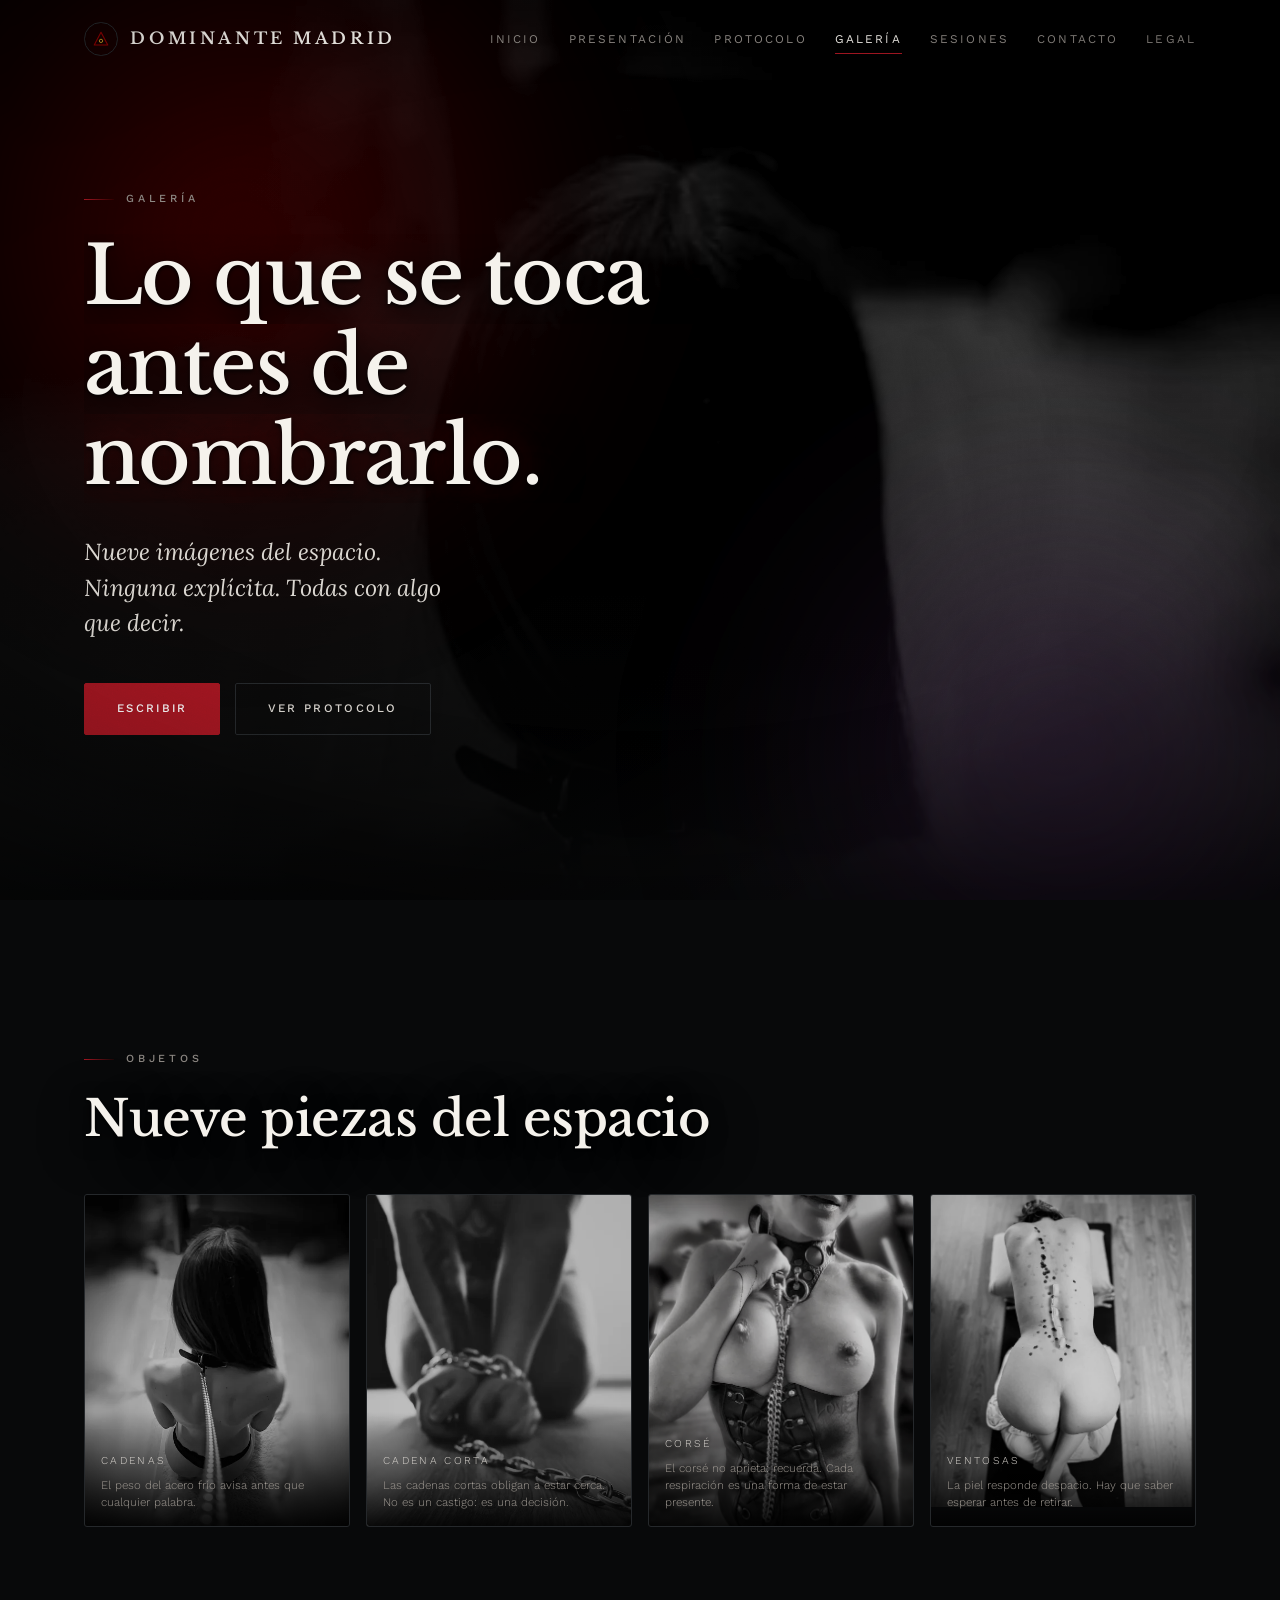
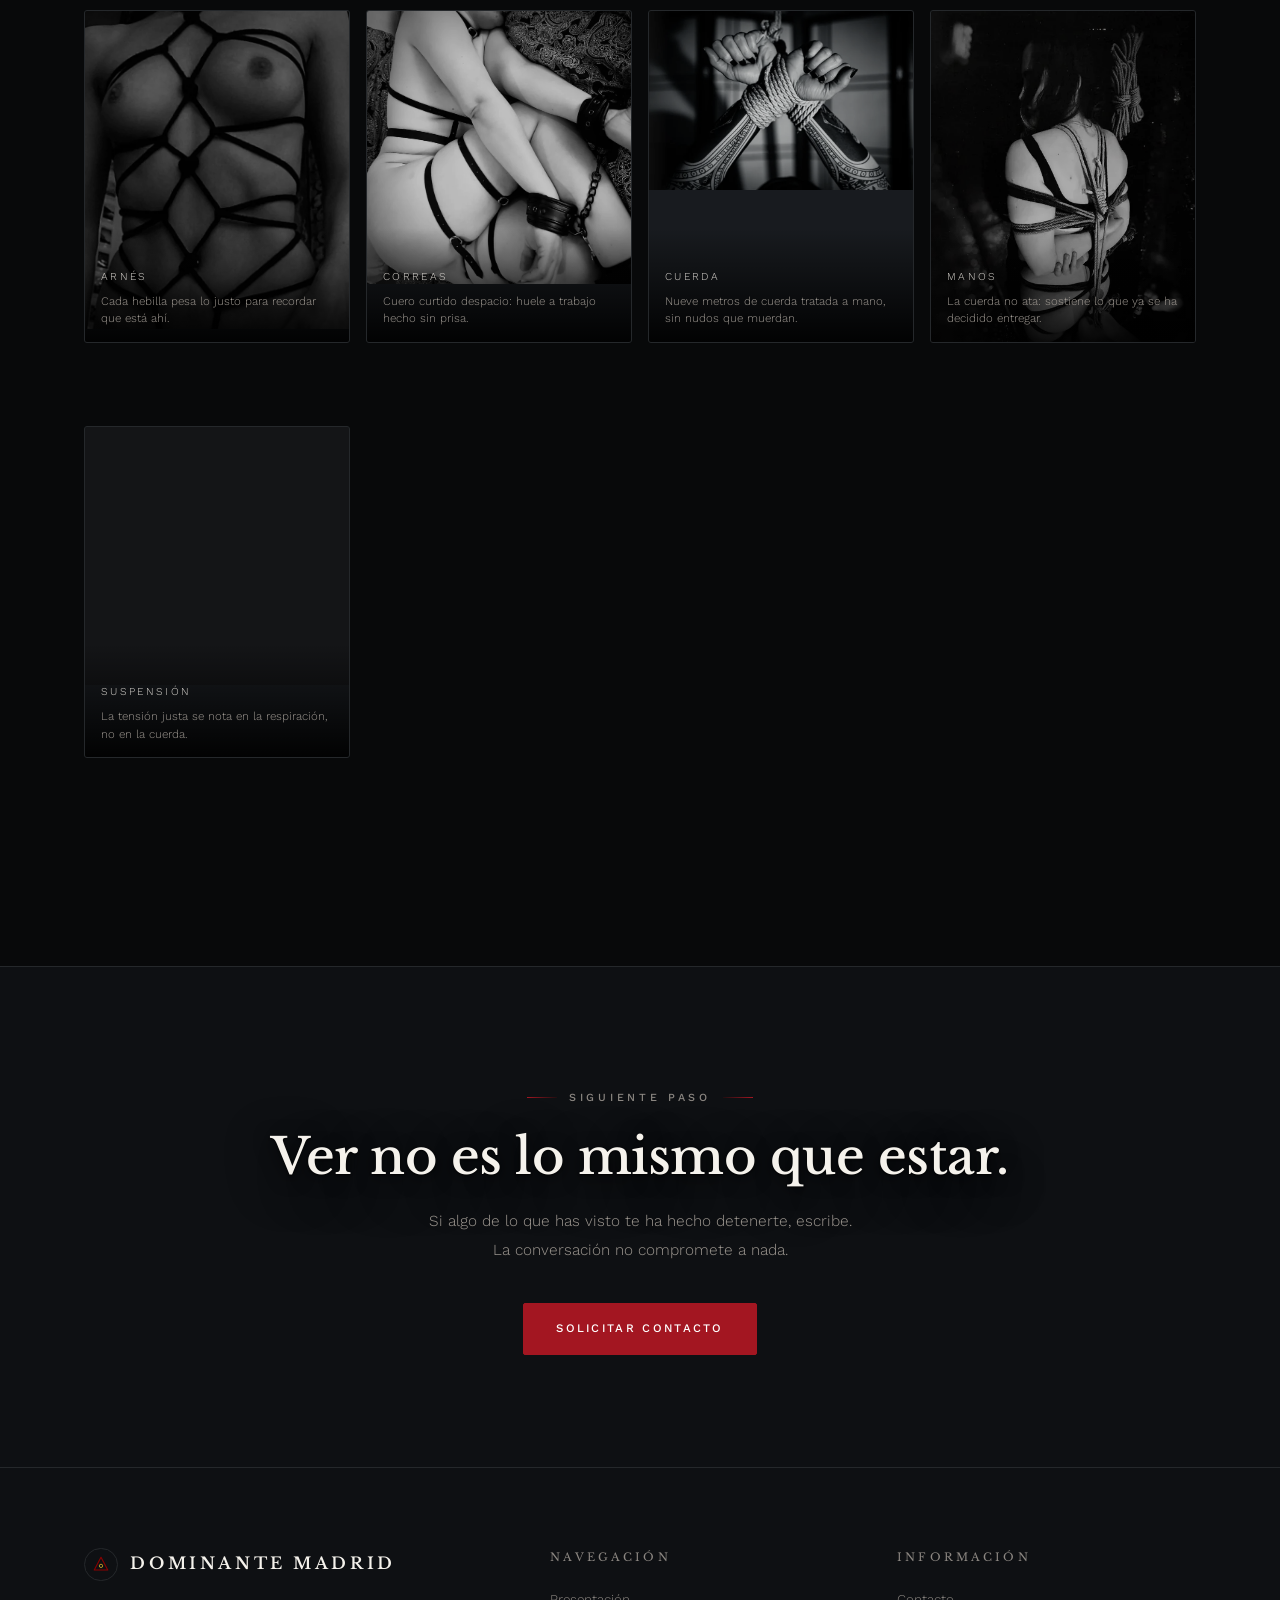
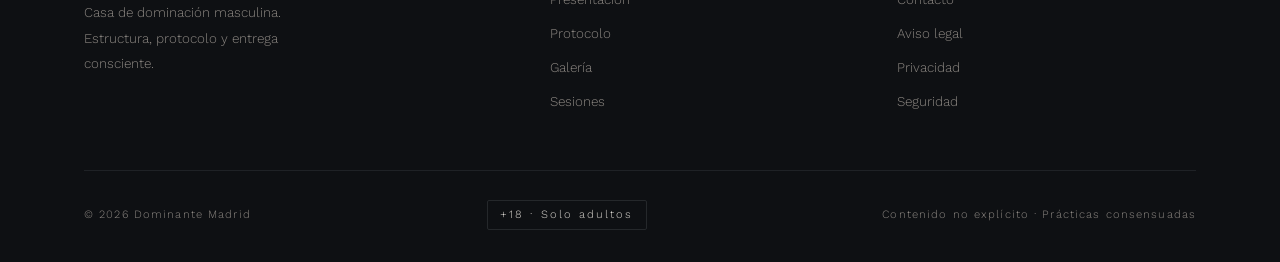
<file: galeria.html>
<!doctype html>
<html lang="es">
<head>
<meta charset="utf-8">
<meta name="viewport" content="width=device-width, initial-scale=1">
<title>Galería · Amo dominante Madrid</title>
<meta name="description" content="Objetos, materiales y detalles del espacio de esta casa de dominación masculina en Madrid. Cuero, cuerda y acero sin ningún contenido explícito">
<meta name="author" content="Dominante Madrid">
<meta name="keywords" content="bdsmamodominante, bdsmamodominante Madrid, Dominante Madrid, Amo dominante Madrid, dominación masculina, amo dominante, dominación Madrid, BDSM Madrid, sumisión, protocolo BDSM, dominación consensuada, sadomasoquismo">
<meta name="robots" content="index, follow, max-image-preview:large, max-snippet:-1, max-video-preview:-1">
<meta name="googlebot" content="index, follow, max-image-preview:large">
<meta name="rating" content="adult">
<meta name="language" content="Spanish">
<meta http-equiv="content-language" content="es-ES">
<meta name="theme-color" content="#000000">
<link rel="canonical" href="%%BASE_URL%%">
<meta property="og:type" content="website">
<meta property="og:site_name" content="Dominante Madrid">
<meta property="og:locale" content="es_ES">
<meta property="og:title" content="Galería · Amo dominante Madrid">
<meta property="og:description" content="Objetos, materiales y detalles del espacio de esta casa de dominación masculina en Madrid. Cuero, cuerda y acero sin ningún contenido explícito">
<meta property="og:url" content="%%BASE_URL%%">
<meta property="og:image" content="%%BASE_URL%%">
<meta property="og:image:alt" content="Galería · Amo dominante Madrid">
<meta property="og:image:width" content="1200">
<meta property="og:image:height" content="630">
<meta name="twitter:image" content="%%BASE_URL%%">
<meta name="twitter:image:alt" content="Galería · Amo dominante Madrid">
<meta name="twitter:card" content="summary_large_image">
<meta name="twitter:title" content="Galería · Amo dominante Madrid">
<meta name="twitter:description" content="Objetos, materiales y detalles del espacio de esta casa de dominación masculina en Madrid. Cuero, cuerda y acero sin ningún contenido explícito">
<link rel="icon" href="data:image/svg+xml,%3Csvg xmlns='http://www.w3.org/2000/svg' viewBox='0 0 32 32'%3E%3Crect width='32' height='32' fill='%23000'/%3E%3Cpath d='M16 6 L26 26 L6 26 Z' fill='none' stroke='%238B0000' stroke-width='2'/%3E%3Ccircle cx='16' cy='20' r='2.5' fill='%23C9A227'/%3E%3C/svg%3E">
<link rel="manifest" href="manifest.json">
<link rel="apple-touch-icon" href="assets/images/apple-touch-icon.png">
<link rel="preconnect" href="https://fonts.googleapis.com">
<link rel="preconnect" href="https://fonts.gstatic.com" crossorigin>
<link rel="preload" as="style" href="https://fonts.googleapis.com/css2?family=Libre+Baskerville:wght@400;500;600&amp;family=Lora:ital,wght@0,300;1,300&amp;family=Work+Sans:wght@300;400;500;600&amp;display=swap">
<link rel="stylesheet" href="https://fonts.googleapis.com/css2?family=Libre+Baskerville:wght@400;500;600&amp;family=Lora:ital,wght@0,300;1,300&amp;family=Work+Sans:wght@300;400;500;600&amp;display=swap">
<link rel="stylesheet" href="styles.css">
<script type="application/ld+json">{"@context":"https://schema.org","@graph":[{"@type":"WebSite","@id":"%%BASE_URL%%","url":"%%BASE_URL%%","name":"Dominante Madrid","description":"Objetos, materiales y detalles del espacio de esta casa de dominación masculina en Madrid. Cuero, cuerda y acero sin ningún contenido explícito","inLanguage":"es-ES","publisher":{"@id":"%%BASE_URL%%"}},{"@type":"Organization","@id":"%%BASE_URL%%","name":"Dominante Madrid","url":"%%BASE_URL%%","description":"Objetos, materiales y detalles del espacio de esta casa de dominación masculina en Madrid. Cuero, cuerda y acero sin ningún contenido explícito"},{"@type":"LocalBusiness","@id":"%%BASE_URL%%","name":"Dominante Madrid","url":"%%BASE_URL%%","description":"Objetos, materiales y detalles del espacio de esta casa de dominación masculina en Madrid. Cuero, cuerda y acero sin ningún contenido explícito","areaServed":{"@type":"City","name":"Madrid"},"address":{"@type":"PostalAddress","addressLocality":"Madrid","addressCountry":"ES"},"priceRange":"Gratuito","knowsLanguage":["es-ES"]},{"@type":"BreadcrumbList","itemListElement":[{"@type":"ListItem","position":1,"name":"Inicio","item":"%%BASE_URL%%"},{"@type":"ListItem","position":2,"name":"Galería · Amo dominante Madrid","item":"%%BASE_URL%%"}]}]}</script>
</head>
<body>
<a class="skip-link" href="#main">Saltar al contenido</a>

<header class="site-header">
  <div class="wrap">
    <div class="header-inner">
      <a href="index.html" class="brand" aria-label="Dominante Madrid · Inicio">
        <span class="brand-mark"><svg width="18" height="18" viewBox="0 0 24 24" fill="none" aria-hidden="true"><path d="M12 3 L21 20 L3 20 Z" stroke="#8B0000" stroke-width="1.5" stroke-linejoin="round"/><circle cx="12" cy="14.5" r="2.2" stroke="#C9A227" stroke-width="1.2"/></svg></span>
        <span class="brand-name">Dominante Madrid</span>
      </a>
      <nav class="nav" aria-label="Navegación principal">
        <a href="index.html">Inicio</a><a href="presentacion.html">Presentación</a><a href="protocolo.html">Protocolo</a><a href="galeria.html" aria-current="page">Galería</a><a href="sesiones.html">Sesiones</a><a href="contacto.html">Contacto</a><a href="legal.html">Legal</a>
      </nav>
      <button class="menu-btn" aria-label="Abrir menú" aria-expanded="false" aria-controls="drawer">
        <svg width="18" height="18" viewBox="0 0 24 24" fill="none" stroke="#B8B2AC" stroke-width="1.6" stroke-linecap="round" aria-hidden="true"><line x1="3" y1="7" x2="21" y2="7"/><line x1="3" y1="12" x2="21" y2="12"/><line x1="3" y1="17" x2="21" y2="17"/></svg>
      </button>
    </div>
  </div>
</header>

<div class="drawer" id="drawer" aria-hidden="true">
  <div class="drawer-top">
    <span class="brand-name">Dominante Madrid</span>
    <button id="drawerClose" class="menu-btn" aria-label="Cerrar menú"><svg width="16" height="16" viewBox="0 0 24 24" fill="none" stroke="#B8B2AC" stroke-width="1.6" stroke-linecap="round" aria-hidden="true"><line x1="5" y1="5" x2="19" y2="19"/><line x1="19" y1="5" x2="5" y2="19"/></svg></button>
  </div>
  <nav class="drawer-nav" aria-label="Navegación móvil">
    <a href="index.html">Inicio</a><a href="presentacion.html">Presentación</a><a href="protocolo.html">Protocolo</a><a href="galeria.html" aria-current="page">Galería</a><a href="sesiones.html">Sesiones</a><a href="contacto.html">Contacto</a><a href="legal.html">Legal</a>
  </nav>
  <div class="drawer-foot">Contenido para mayores de 18 años<br>Consentimiento · Límites · Seguridad</div>
</div>

<main id="main">
<section class="hero"><div class="hero-bg"><picture><source type="image/webp" srcset="assets/images/chain-portrait-480.webp 480w, assets/images/chain-portrait-800.webp 800w" sizes="(min-width: 900px) 50vw, 100vw"><img src="assets/images/chain-portrait-800.jpg" srcset="assets/images/chain-portrait-480.jpg 480w, assets/images/chain-portrait-800.jpg 800w" sizes="(min-width: 900px) 50vw, 100vw" alt="" fetchpriority="high" decoding="async" width="503" height="729"></picture></div><div class="aura" aria-hidden="true"></div><div class="wrap hero-inner"><div style="max-width:44rem"><span class="eyebrow">Galería</span><h1 class="hero-title"><span class="mask"><span>Lo que se toca</span></span><span class="mask"><span>antes de</span></span><span class="mask"><span><em>nombrarlo.</em></span></span></h1><p class="hero-sub">Nueve imágenes del espacio. Ninguna explícita. Todas con algo que decir.</p><div class="hero-actions"><a href="contacto.html" class="btn btn-primary">Escribir</a><a href="protocolo.html" class="btn btn-ghost">Ver protocolo</a></div></div></div></section>
<section class="section"><div class="wrap"><div class="sec-head is-split reveal"><div><span class="eyebrow">Objetos</span><h2 class="title-lg" style="margin-top:1.4rem">Nueve piezas del espacio</h2></div></div><div class="gallery"><figure class="reveal" data-delay="0" data-lightbox="assets/images/chain-portrait-800.jpg" data-alt="Composición de cadenas de acero sobre fondo oscuro" tabindex="0" role="button" aria-label="Ampliar: Cadenas"><picture><source type="image/webp" srcset="assets/images/chain-portrait-480.webp 480w, assets/images/chain-portrait-800.webp 800w" sizes="(min-width: 900px) 50vw, 100vw"><img src="assets/images/chain-portrait-800.jpg" srcset="assets/images/chain-portrait-480.jpg 480w, assets/images/chain-portrait-800.jpg 800w" sizes="(min-width: 900px) 50vw, 100vw" alt="Composición de cadenas de acero sobre fondo oscuro" loading="lazy" decoding="async" width="503" height="729"></picture><figcaption>Cadenas<p class="fig-note">El peso del acero frío avisa antes que cualquier palabra.</p></figcaption></figure><figure class="reveal" data-delay="1" data-lightbox="assets/images/chain-composition-800.jpg" data-alt="Cadena corta colgada sobre una pared de tono oscuro" tabindex="0" role="button" aria-label="Ampliar: Cadena corta"><picture><source type="image/webp" srcset="assets/images/chain-composition-480.webp 480w, assets/images/chain-composition-800.webp 800w" sizes="(min-width: 900px) 50vw, 100vw"><img src="assets/images/chain-composition-800.jpg" srcset="assets/images/chain-composition-480.jpg 480w, assets/images/chain-composition-800.jpg 800w" sizes="(min-width: 900px) 50vw, 100vw" alt="Cadena corta colgada sobre una pared de tono oscuro" loading="lazy" decoding="async" width="481" height="715"></picture><figcaption>Cadena corta<p class="fig-note">Las cadenas cortas obligan a estar cerca. No es un castigo: es una decisión.</p></figcaption></figure><figure class="reveal" data-delay="2" data-lightbox="assets/images/corset-portrait-800.jpg" data-alt="Corsé de cuero sobre soporte vertical" tabindex="0" role="button" aria-label="Ampliar: Corsé"><picture><source type="image/webp" srcset="assets/images/corset-portrait-480.webp 480w, assets/images/corset-portrait-800.webp 800w" sizes="(min-width: 900px) 50vw, 100vw"><img src="assets/images/corset-portrait-800.jpg" srcset="assets/images/corset-portrait-480.jpg 480w, assets/images/corset-portrait-800.jpg 800w" sizes="(min-width: 900px) 50vw, 100vw" alt="Corsé de cuero sobre soporte vertical" loading="lazy" decoding="async" width="534" height="723"></picture><figcaption>Corsé<p class="fig-note">El corsé no aprieta: recuerda. Cada respiración es una forma de estar presente.</p></figcaption></figure><figure class="reveal" data-delay="3" data-lightbox="assets/images/cupping-art-800.jpg" data-alt="Ventosas de práctica dispuestas sobre una mesa" tabindex="0" role="button" aria-label="Ampliar: Ventosas"><picture><source type="image/webp" srcset="assets/images/cupping-art-480.webp 480w, assets/images/cupping-art-800.webp 800w" sizes="(min-width: 900px) 50vw, 100vw"><img src="assets/images/cupping-art-800.jpg" srcset="assets/images/cupping-art-480.jpg 480w, assets/images/cupping-art-800.jpg 800w" sizes="(min-width: 900px) 50vw, 100vw" alt="Ventosas de práctica dispuestas sobre una mesa" loading="lazy" decoding="async" width="580" height="685"></picture><figcaption>Ventosas<p class="fig-note">La piel responde despacio. Hay que saber esperar antes de retirar.</p></figcaption></figure><figure class="reveal" data-delay="4" data-lightbox="assets/images/harness-design-800.jpg" data-alt="Arnés de cuero con hebillas sobre fondo neutro" tabindex="0" role="button" aria-label="Ampliar: Arnés"><picture><source type="image/webp" srcset="assets/images/harness-design-480.webp 480w, assets/images/harness-design-800.webp 800w" sizes="(min-width: 900px) 50vw, 100vw"><img src="assets/images/harness-design-800.jpg" srcset="assets/images/harness-design-480.jpg 480w, assets/images/harness-design-800.jpg 800w" sizes="(min-width: 900px) 50vw, 100vw" alt="Arnés de cuero con hebillas sobre fondo neutro" loading="lazy" decoding="async" width="563" height="678"></picture><figcaption>Arnés<p class="fig-note">Cada hebilla pesa lo justo para recordar que está ahí.</p></figcaption></figure><figure class="reveal" data-delay="4" data-lightbox="assets/images/leather-restraints-800.jpg" data-alt="Correas de cuero colgadas de un soporte" tabindex="0" role="button" aria-label="Ampliar: Correas"><picture><source type="image/webp" srcset="assets/images/leather-restraints-480.webp 480w, assets/images/leather-restraints-800.webp 800w" sizes="(min-width: 900px) 50vw, 100vw"><img src="assets/images/leather-restraints-800.jpg" srcset="assets/images/leather-restraints-480.jpg 480w, assets/images/leather-restraints-800.jpg 800w" sizes="(min-width: 900px) 50vw, 100vw" alt="Correas de cuero colgadas de un soporte" loading="lazy" decoding="async" width="708" height="731"></picture><figcaption>Correas<p class="fig-note">Cuero curtido despacio: huele a trabajo hecho sin prisa.</p></figcaption></figure><figure class="reveal" data-delay="4" data-lightbox="assets/images/rope-hands-800.jpg" data-alt="Cuerda tratada enrollada en espiral sobre fondo oscuro" tabindex="0" role="button" aria-label="Ampliar: Cuerda"><picture><source type="image/webp" srcset="assets/images/rope-hands-480.webp 480w, assets/images/rope-hands-800.webp 800w" sizes="(min-width: 900px) 50vw, 100vw"><img src="assets/images/rope-hands-800.jpg" srcset="assets/images/rope-hands-480.jpg 480w, assets/images/rope-hands-800.jpg 800w" sizes="(min-width: 900px) 50vw, 100vw" alt="Cuerda tratada enrollada en espiral sobre fondo oscuro" loading="lazy" decoding="async" width="800" height="543"></picture><figcaption>Cuerda<p class="fig-note">Nueve metros de cuerda tratada a mano, sin nudos que muerdan.</p></figcaption></figure><figure class="reveal" data-delay="4" data-lightbox="assets/images/rope-art-1-800.jpg" data-alt="Manos sosteniendo cuerda entre los dedos" tabindex="0" role="button" aria-label="Ampliar: Manos"><picture><source type="image/webp" srcset="assets/images/rope-art-1-480.webp 480w, assets/images/rope-art-1-800.webp 800w" sizes="(min-width: 900px) 50vw, 100vw"><img src="assets/images/rope-art-1-800.jpg" srcset="assets/images/rope-art-1-480.jpg 480w, assets/images/rope-art-1-800.jpg 800w" sizes="(min-width: 900px) 50vw, 100vw" alt="Manos sosteniendo cuerda entre los dedos" loading="lazy" decoding="async" width="439" height="659"></picture><figcaption>Manos<p class="fig-note">La cuerda no ata: sostiene lo que ya se ha decidido entregar.</p></figcaption></figure><figure class="reveal" data-delay="4" data-lightbox="assets/images/suspension-art-800.jpg" data-alt="Detalle de cuerdas y ganchos de suspensión" tabindex="0" role="button" aria-label="Ampliar: Suspensión"><picture><source type="image/webp" srcset="assets/images/suspension-art-480.webp 480w, assets/images/suspension-art-800.webp 800w" sizes="(min-width: 900px) 50vw, 100vw"><img src="assets/images/suspension-art-800.jpg" srcset="assets/images/suspension-art-480.jpg 480w, assets/images/suspension-art-800.jpg 800w" sizes="(min-width: 900px) 50vw, 100vw" alt="Detalle de cuerdas y ganchos de suspensión" loading="lazy" decoding="async" width="709" height="692"></picture><figcaption>Suspensión<p class="fig-note">La tensión justa se nota en la respiración, no en la cuerda.</p></figcaption></figure></div></div></section>
<section class="cta-band"><div class="wrap"><div class="reveal"><span class="eyebrow is-centered">Siguiente paso</span><h2 class="title-lg">Ver no es lo mismo que estar.</h2><p>Si algo de lo que has visto te ha hecho detenerte, escribe. La conversación no compromete a nada.</p><a href="contacto.html" class="btn btn-primary">Solicitar contacto</a></div></div></section></main>

<footer class="site-footer">
  <div class="wrap">
    <div class="footer-grid">
      <div>
        <a href="index.html" class="brand" style="margin-bottom:1.2rem">
          <span class="brand-mark"><svg width="18" height="18" viewBox="0 0 24 24" fill="none" aria-hidden="true"><path d="M12 3 L21 20 L3 20 Z" stroke="#8B0000" stroke-width="1.5" stroke-linejoin="round"/><circle cx="12" cy="14.5" r="2.2" stroke="#C9A227" stroke-width="1.2"/></svg></span>
          <span class="brand-name">Dominante Madrid</span>
        </a>
        <p style="font-size:.84rem;line-height:1.9;color:var(--mute);max-width:30ch">
          Casa de dominación masculina. Estructura, protocolo y entrega consciente.
        </p>
      </div>
      <div>
        <p class="footer-title">Navegación</p>
        <div class="footer-links"><a href="presentacion.html">Presentación</a><a href="protocolo.html">Protocolo</a><a href="galeria.html">Galería</a><a href="sesiones.html">Sesiones</a></div>
      </div>
      <div>
        <p class="footer-title">Información</p>
        <div class="footer-links">
          <a href="contacto.html">Contacto</a>
          <a href="legal.html">Aviso legal</a>
          <a href="legal.html#privacidad">Privacidad</a>
          <a href="legal.html#seguridad">Seguridad</a>
        </div>
      </div>
    </div>
    <div class="footer-legal">
      <span>© <span data-year>2026</span> Dominante Madrid</span>
      <span class="adult-badge">+18 · Solo adultos</span>
      <span>Contenido no explícito · Prácticas consensuadas</span>
    </div>
  </div>
</footer>

<div class="lightbox" id="lightbox" aria-hidden="true" role="dialog" aria-modal="true" aria-label="Imagen ampliada">
  <button class="lightbox-close" id="lightboxClose" aria-label="Cerrar imagen"><svg width="16" height="16" viewBox="0 0 24 24" fill="none" stroke="#B8B2AC" stroke-width="1.6" stroke-linecap="round" aria-hidden="true"><line x1="5" y1="5" x2="19" y2="19"/><line x1="19" y1="5" x2="5" y2="19"/></svg></button>
  <img id="lightboxImg" alt="">
</div>

<script src="main.js" defer></script>
</body>
</html>
</file>
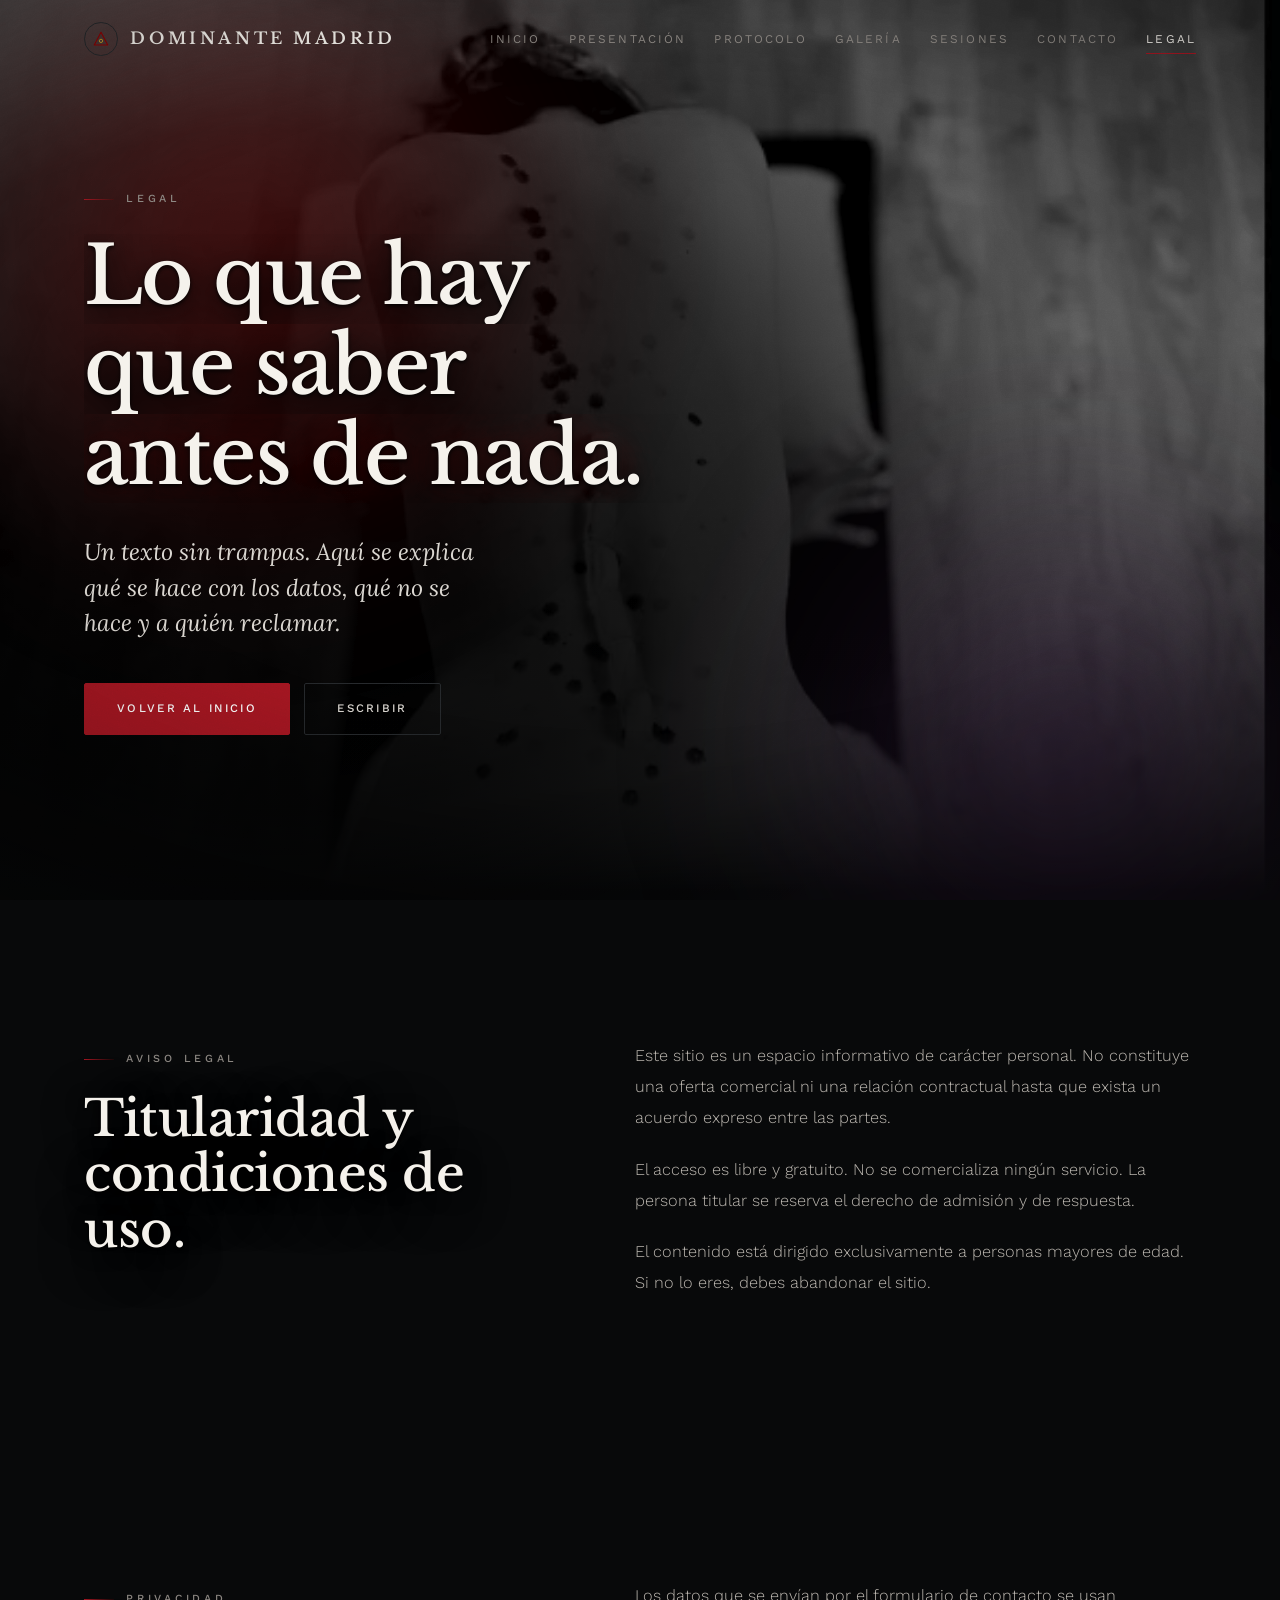
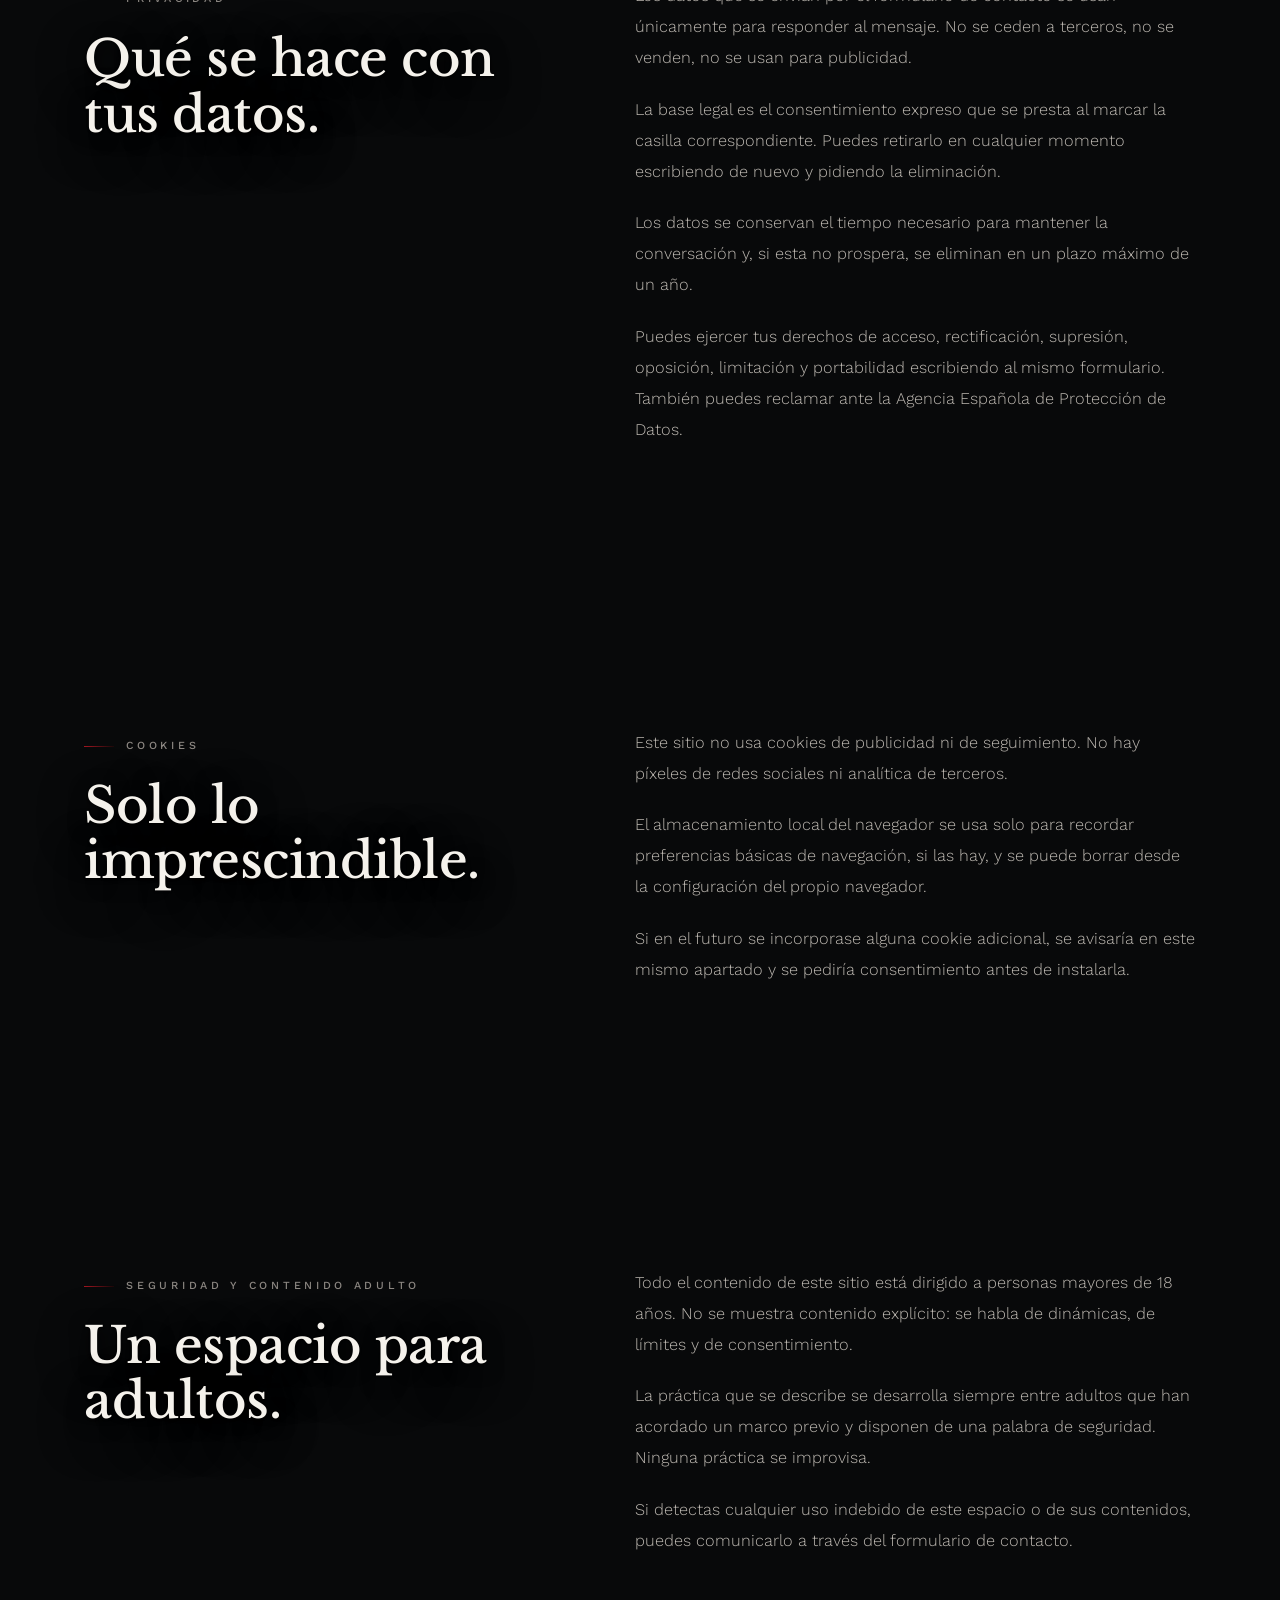
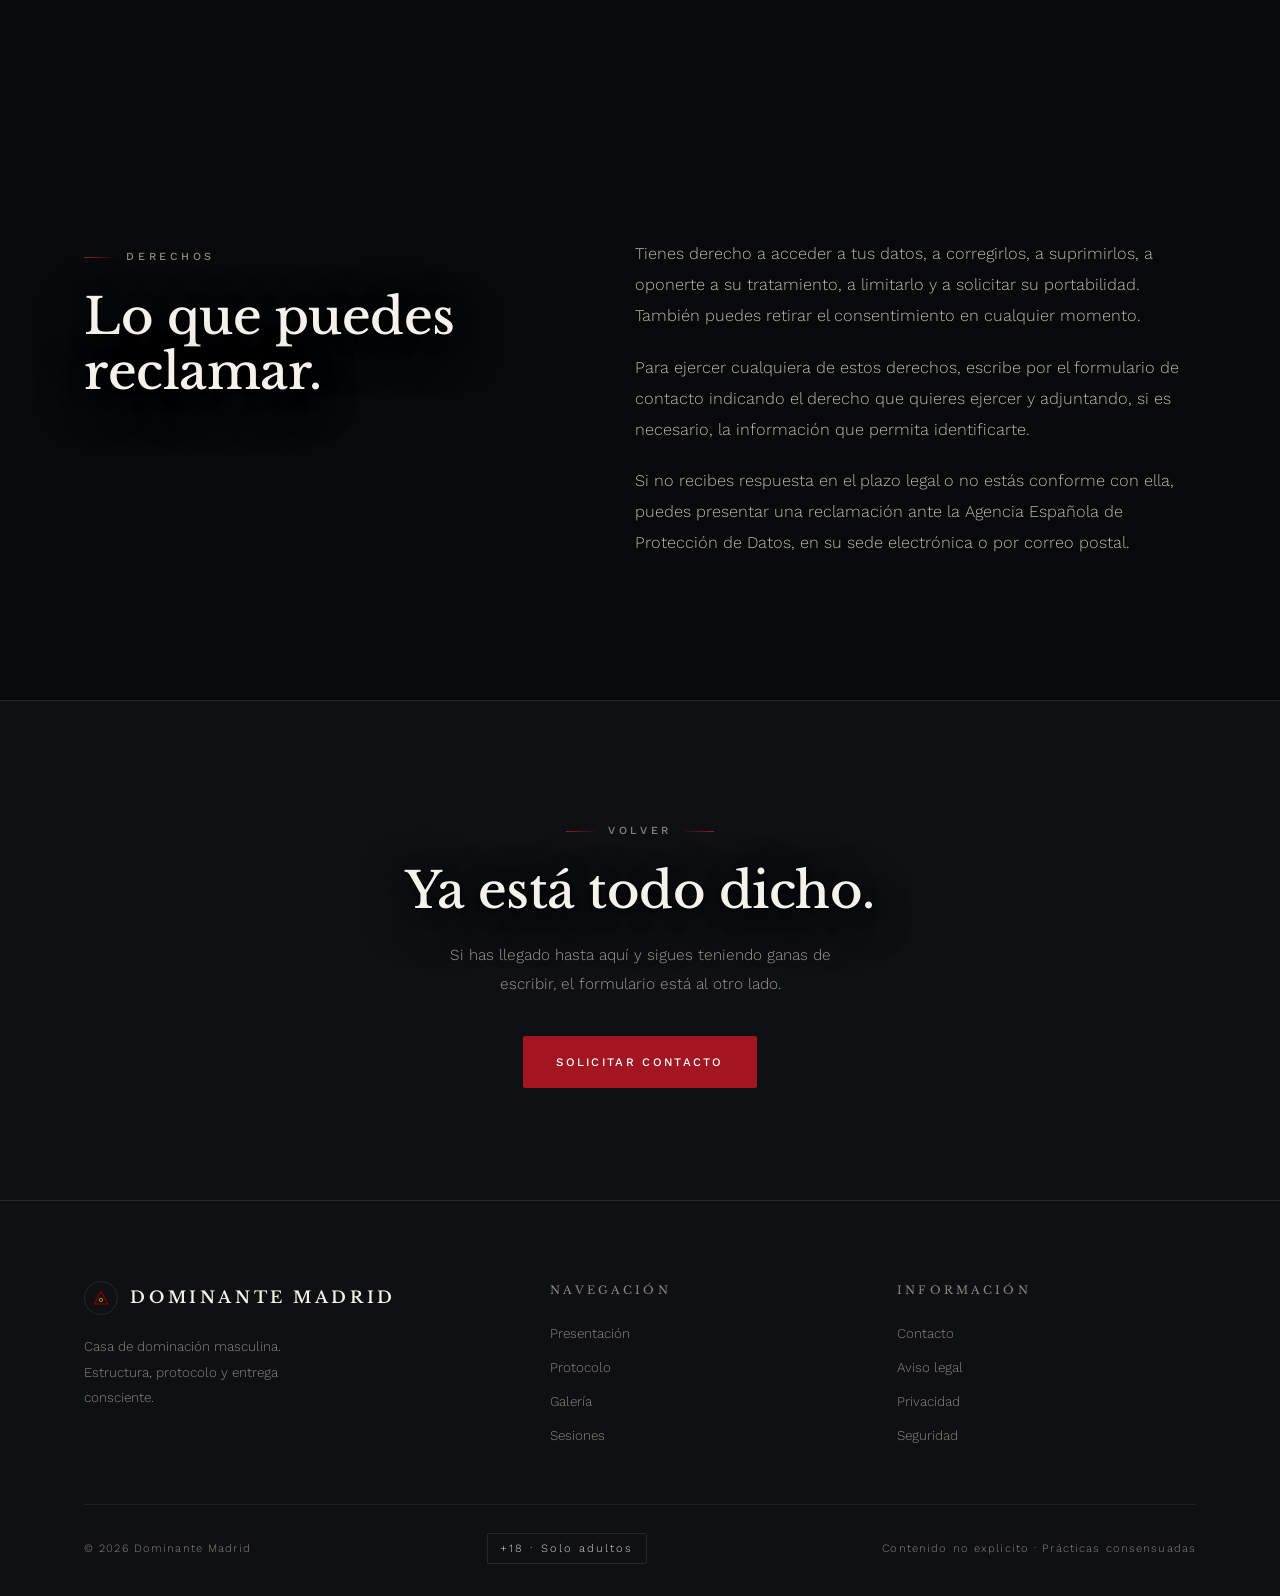
<file: legal.html>
<!doctype html>
<html lang="es">
<head>
<meta charset="utf-8">
<meta name="viewport" content="width=device-width, initial-scale=1">
<title>Aviso legal · Amo dominante Madrid</title>
<meta name="description" content="Aviso legal, privacidad, cookies y condiciones de esta casa de dominación masculina en Madrid. Contenido solo para personas adultas">
<meta name="author" content="Dominante Madrid">
<meta name="keywords" content="bdsmamodominante, bdsmamodominante Madrid, Dominante Madrid, Amo dominante Madrid, dominación masculina, amo dominante, dominación Madrid, BDSM Madrid, sumisión, protocolo BDSM, dominación consensuada, sadomasoquismo">
<meta name="robots" content="index, follow, max-image-preview:large, max-snippet:-1, max-video-preview:-1">
<meta name="googlebot" content="index, follow, max-image-preview:large">
<meta name="rating" content="adult">
<meta name="language" content="Spanish">
<meta http-equiv="content-language" content="es-ES">
<meta name="theme-color" content="#000000">
<link rel="canonical" href="%%BASE_URL%%">
<meta property="og:type" content="website">
<meta property="og:site_name" content="Dominante Madrid">
<meta property="og:locale" content="es_ES">
<meta property="og:title" content="Aviso legal · Amo dominante Madrid">
<meta property="og:description" content="Aviso legal, privacidad, cookies y condiciones de esta casa de dominación masculina en Madrid. Contenido solo para personas adultas">
<meta property="og:url" content="%%BASE_URL%%">
<meta property="og:image" content="%%BASE_URL%%">
<meta property="og:image:alt" content="Aviso legal · Amo dominante Madrid">
<meta property="og:image:width" content="1200">
<meta property="og:image:height" content="630">
<meta name="twitter:image" content="%%BASE_URL%%">
<meta name="twitter:image:alt" content="Aviso legal · Amo dominante Madrid">
<meta name="twitter:card" content="summary_large_image">
<meta name="twitter:title" content="Aviso legal · Amo dominante Madrid">
<meta name="twitter:description" content="Aviso legal, privacidad, cookies y condiciones de esta casa de dominación masculina en Madrid. Contenido solo para personas adultas">
<link rel="icon" href="data:image/svg+xml,%3Csvg xmlns='http://www.w3.org/2000/svg' viewBox='0 0 32 32'%3E%3Crect width='32' height='32' fill='%23000'/%3E%3Cpath d='M16 6 L26 26 L6 26 Z' fill='none' stroke='%238B0000' stroke-width='2'/%3E%3Ccircle cx='16' cy='20' r='2.5' fill='%23C9A227'/%3E%3C/svg%3E">
<link rel="manifest" href="manifest.json">
<link rel="apple-touch-icon" href="assets/images/apple-touch-icon.png">
<link rel="preconnect" href="https://fonts.googleapis.com">
<link rel="preconnect" href="https://fonts.gstatic.com" crossorigin>
<link rel="preload" as="style" href="https://fonts.googleapis.com/css2?family=Libre+Baskerville:wght@400;500;600&amp;family=Lora:ital,wght@0,300;1,300&amp;family=Work+Sans:wght@300;400;500;600&amp;display=swap">
<link rel="stylesheet" href="https://fonts.googleapis.com/css2?family=Libre+Baskerville:wght@400;500;600&amp;family=Lora:ital,wght@0,300;1,300&amp;family=Work+Sans:wght@300;400;500;600&amp;display=swap">
<link rel="stylesheet" href="styles.css">
<script type="application/ld+json">{"@context":"https://schema.org","@graph":[{"@type":"WebSite","@id":"%%BASE_URL%%","url":"%%BASE_URL%%","name":"Dominante Madrid","description":"Aviso legal, privacidad, cookies y condiciones de esta casa de dominación masculina en Madrid. Contenido solo para personas adultas","inLanguage":"es-ES","publisher":{"@id":"%%BASE_URL%%"}},{"@type":"Organization","@id":"%%BASE_URL%%","name":"Dominante Madrid","url":"%%BASE_URL%%","description":"Aviso legal, privacidad, cookies y condiciones de esta casa de dominación masculina en Madrid. Contenido solo para personas adultas"},{"@type":"LocalBusiness","@id":"%%BASE_URL%%","name":"Dominante Madrid","url":"%%BASE_URL%%","description":"Aviso legal, privacidad, cookies y condiciones de esta casa de dominación masculina en Madrid. Contenido solo para personas adultas","areaServed":{"@type":"City","name":"Madrid"},"address":{"@type":"PostalAddress","addressLocality":"Madrid","addressCountry":"ES"},"priceRange":"Gratuito","knowsLanguage":["es-ES"]},{"@type":"BreadcrumbList","itemListElement":[{"@type":"ListItem","position":1,"name":"Inicio","item":"%%BASE_URL%%"},{"@type":"ListItem","position":2,"name":"Aviso legal · Amo dominante Madrid","item":"%%BASE_URL%%"}]}]}</script>
</head>
<body>
<a class="skip-link" href="#main">Saltar al contenido</a>

<header class="site-header">
  <div class="wrap">
    <div class="header-inner">
      <a href="index.html" class="brand" aria-label="Dominante Madrid · Inicio">
        <span class="brand-mark"><svg width="18" height="18" viewBox="0 0 24 24" fill="none" aria-hidden="true"><path d="M12 3 L21 20 L3 20 Z" stroke="#8B0000" stroke-width="1.5" stroke-linejoin="round"/><circle cx="12" cy="14.5" r="2.2" stroke="#C9A227" stroke-width="1.2"/></svg></span>
        <span class="brand-name">Dominante Madrid</span>
      </a>
      <nav class="nav" aria-label="Navegación principal">
        <a href="index.html">Inicio</a><a href="presentacion.html">Presentación</a><a href="protocolo.html">Protocolo</a><a href="galeria.html">Galería</a><a href="sesiones.html">Sesiones</a><a href="contacto.html">Contacto</a><a href="legal.html" aria-current="page">Legal</a>
      </nav>
      <button class="menu-btn" aria-label="Abrir menú" aria-expanded="false" aria-controls="drawer">
        <svg width="18" height="18" viewBox="0 0 24 24" fill="none" stroke="#B8B2AC" stroke-width="1.6" stroke-linecap="round" aria-hidden="true"><line x1="3" y1="7" x2="21" y2="7"/><line x1="3" y1="12" x2="21" y2="12"/><line x1="3" y1="17" x2="21" y2="17"/></svg>
      </button>
    </div>
  </div>
</header>

<div class="drawer" id="drawer" aria-hidden="true">
  <div class="drawer-top">
    <span class="brand-name">Dominante Madrid</span>
    <button id="drawerClose" class="menu-btn" aria-label="Cerrar menú"><svg width="16" height="16" viewBox="0 0 24 24" fill="none" stroke="#B8B2AC" stroke-width="1.6" stroke-linecap="round" aria-hidden="true"><line x1="5" y1="5" x2="19" y2="19"/><line x1="19" y1="5" x2="5" y2="19"/></svg></button>
  </div>
  <nav class="drawer-nav" aria-label="Navegación móvil">
    <a href="index.html">Inicio</a><a href="presentacion.html">Presentación</a><a href="protocolo.html">Protocolo</a><a href="galeria.html">Galería</a><a href="sesiones.html">Sesiones</a><a href="contacto.html">Contacto</a><a href="legal.html" aria-current="page">Legal</a>
  </nav>
  <div class="drawer-foot">Contenido para mayores de 18 años<br>Consentimiento · Límites · Seguridad</div>
</div>

<main id="main">
<section class="hero"><div class="hero-bg"><picture><source type="image/webp" srcset="assets/images/cupping-art-480.webp 480w, assets/images/cupping-art-800.webp 800w" sizes="(min-width: 900px) 50vw, 100vw"><img src="assets/images/cupping-art-800.jpg" srcset="assets/images/cupping-art-480.jpg 480w, assets/images/cupping-art-800.jpg 800w" sizes="(min-width: 900px) 50vw, 100vw" alt="" fetchpriority="high" decoding="async" width="580" height="685"></picture></div><div class="aura" aria-hidden="true"></div><div class="wrap hero-inner"><div style="max-width:44rem"><span class="eyebrow">Legal</span><h1 class="hero-title"><span class="mask"><span>Lo que hay</span></span><span class="mask"><span>que saber</span></span><span class="mask"><span><em>antes de nada.</em></span></span></h1><p class="hero-sub">Un texto sin trampas. Aquí se explica qué se hace con los datos, qué no se hace y a quién reclamar.</p><div class="hero-actions"><a href="index.html" class="btn btn-primary">Volver al inicio</a><a href="contacto.html" class="btn btn-ghost">Escribir</a></div></div></div></section>
<section class="section"><div class="wrap"><div class="split"><div class="reveal"><span class="eyebrow">Aviso legal</span><h2 class="title-lg" style="margin-top:1.4rem">Titularidad y condiciones de uso.</h2></div><div class="prose reveal" data-delay="1"><p>Este sitio es un espacio informativo de carácter personal. No constituye una oferta comercial ni una relación contractual hasta que exista un acuerdo expreso entre las partes.</p><p>El acceso es libre y gratuito. No se comercializa ningún servicio. La persona titular se reserva el derecho de admisión y de respuesta.</p><p>El contenido está dirigido exclusivamente a personas mayores de edad. Si no lo eres, debes abandonar el sitio.</p></div></div></div></section>
<section class="section"><div class="wrap"><div class="split"><div class="reveal"><span class="eyebrow">Privacidad</span><h2 class="title-lg" style="margin-top:1.4rem">Qué se hace con tus datos.</h2></div><div class="prose reveal" data-delay="1"><p>Los datos que se envían por el formulario de contacto se usan únicamente para responder al mensaje. No se ceden a terceros, no se venden, no se usan para publicidad.</p><p>La base legal es el consentimiento expreso que se presta al marcar la casilla correspondiente. Puedes retirarlo en cualquier momento escribiendo de nuevo y pidiendo la eliminación.</p><p>Los datos se conservan el tiempo necesario para mantener la conversación y, si esta no prospera, se eliminan en un plazo máximo de un año.</p><p>Puedes ejercer tus derechos de acceso, rectificación, supresión, oposición, limitación y portabilidad escribiendo al mismo formulario. También puedes reclamar ante la Agencia Española de Protección de Datos.</p></div></div></div></section>
<section class="section"><div class="wrap"><div class="split"><div class="reveal"><span class="eyebrow">Cookies</span><h2 class="title-lg" style="margin-top:1.4rem">Solo lo imprescindible.</h2></div><div class="prose reveal" data-delay="1"><p>Este sitio no usa cookies de publicidad ni de seguimiento. No hay píxeles de redes sociales ni analítica de terceros.</p><p>El almacenamiento local del navegador se usa solo para recordar preferencias básicas de navegación, si las hay, y se puede borrar desde la configuración del propio navegador.</p><p>Si en el futuro se incorporase alguna cookie adicional, se avisaría en este mismo apartado y se pediría consentimiento antes de instalarla.</p></div></div></div></section>
<section class="section"><div class="wrap"><div class="split"><div class="reveal"><span class="eyebrow">Seguridad y contenido adulto</span><h2 class="title-lg" style="margin-top:1.4rem">Un espacio para adultos.</h2></div><div class="prose reveal" data-delay="1"><p>Todo el contenido de este sitio está dirigido a personas mayores de 18 años. No se muestra contenido explícito: se habla de dinámicas, de límites y de consentimiento.</p><p>La práctica que se describe se desarrolla siempre entre adultos que han acordado un marco previo y disponen de una palabra de seguridad. Ninguna práctica se improvisa.</p><p>Si detectas cualquier uso indebido de este espacio o de sus contenidos, puedes comunicarlo a través del formulario de contacto.</p></div></div></div></section>
<section class="section"><div class="wrap"><div class="split"><div class="reveal"><span class="eyebrow">Derechos</span><h2 class="title-lg" style="margin-top:1.4rem">Lo que puedes reclamar.</h2></div><div class="prose reveal" data-delay="1"><p>Tienes derecho a acceder a tus datos, a corregirlos, a suprimirlos, a oponerte a su tratamiento, a limitarlo y a solicitar su portabilidad. También puedes retirar el consentimiento en cualquier momento.</p><p>Para ejercer cualquiera de estos derechos, escribe por el formulario de contacto indicando el derecho que quieres ejercer y adjuntando, si es necesario, la información que permita identificarte.</p><p>Si no recibes respuesta en el plazo legal o no estás conforme con ella, puedes presentar una reclamación ante la Agencia Española de Protección de Datos, en su sede electrónica o por correo postal.</p></div></div></div></section>
<section class="cta-band"><div class="wrap"><div class="reveal"><span class="eyebrow is-centered">Volver</span><h2 class="title-lg">Ya está todo dicho.</h2><p>Si has llegado hasta aquí y sigues teniendo ganas de escribir, el formulario está al otro lado.</p><a href="contacto.html" class="btn btn-primary">Solicitar contacto</a></div></div></section></main>

<footer class="site-footer">
  <div class="wrap">
    <div class="footer-grid">
      <div>
        <a href="index.html" class="brand" style="margin-bottom:1.2rem">
          <span class="brand-mark"><svg width="18" height="18" viewBox="0 0 24 24" fill="none" aria-hidden="true"><path d="M12 3 L21 20 L3 20 Z" stroke="#8B0000" stroke-width="1.5" stroke-linejoin="round"/><circle cx="12" cy="14.5" r="2.2" stroke="#C9A227" stroke-width="1.2"/></svg></span>
          <span class="brand-name">Dominante Madrid</span>
        </a>
        <p style="font-size:.84rem;line-height:1.9;color:var(--mute);max-width:30ch">
          Casa de dominación masculina. Estructura, protocolo y entrega consciente.
        </p>
      </div>
      <div>
        <p class="footer-title">Navegación</p>
        <div class="footer-links"><a href="presentacion.html">Presentación</a><a href="protocolo.html">Protocolo</a><a href="galeria.html">Galería</a><a href="sesiones.html">Sesiones</a></div>
      </div>
      <div>
        <p class="footer-title">Información</p>
        <div class="footer-links">
          <a href="contacto.html">Contacto</a>
          <a href="legal.html">Aviso legal</a>
          <a href="legal.html#privacidad">Privacidad</a>
          <a href="legal.html#seguridad">Seguridad</a>
        </div>
      </div>
    </div>
    <div class="footer-legal">
      <span>© <span data-year>2026</span> Dominante Madrid</span>
      <span class="adult-badge">+18 · Solo adultos</span>
      <span>Contenido no explícito · Prácticas consensuadas</span>
    </div>
  </div>
</footer>

<div class="lightbox" id="lightbox" aria-hidden="true" role="dialog" aria-modal="true" aria-label="Imagen ampliada">
  <button class="lightbox-close" id="lightboxClose" aria-label="Cerrar imagen"><svg width="16" height="16" viewBox="0 0 24 24" fill="none" stroke="#B8B2AC" stroke-width="1.6" stroke-linecap="round" aria-hidden="true"><line x1="5" y1="5" x2="19" y2="19"/><line x1="19" y1="5" x2="5" y2="19"/></svg></button>
  <img id="lightboxImg" alt="">
</div>

<script src="main.js" defer></script>
</body>
</html>
</file>
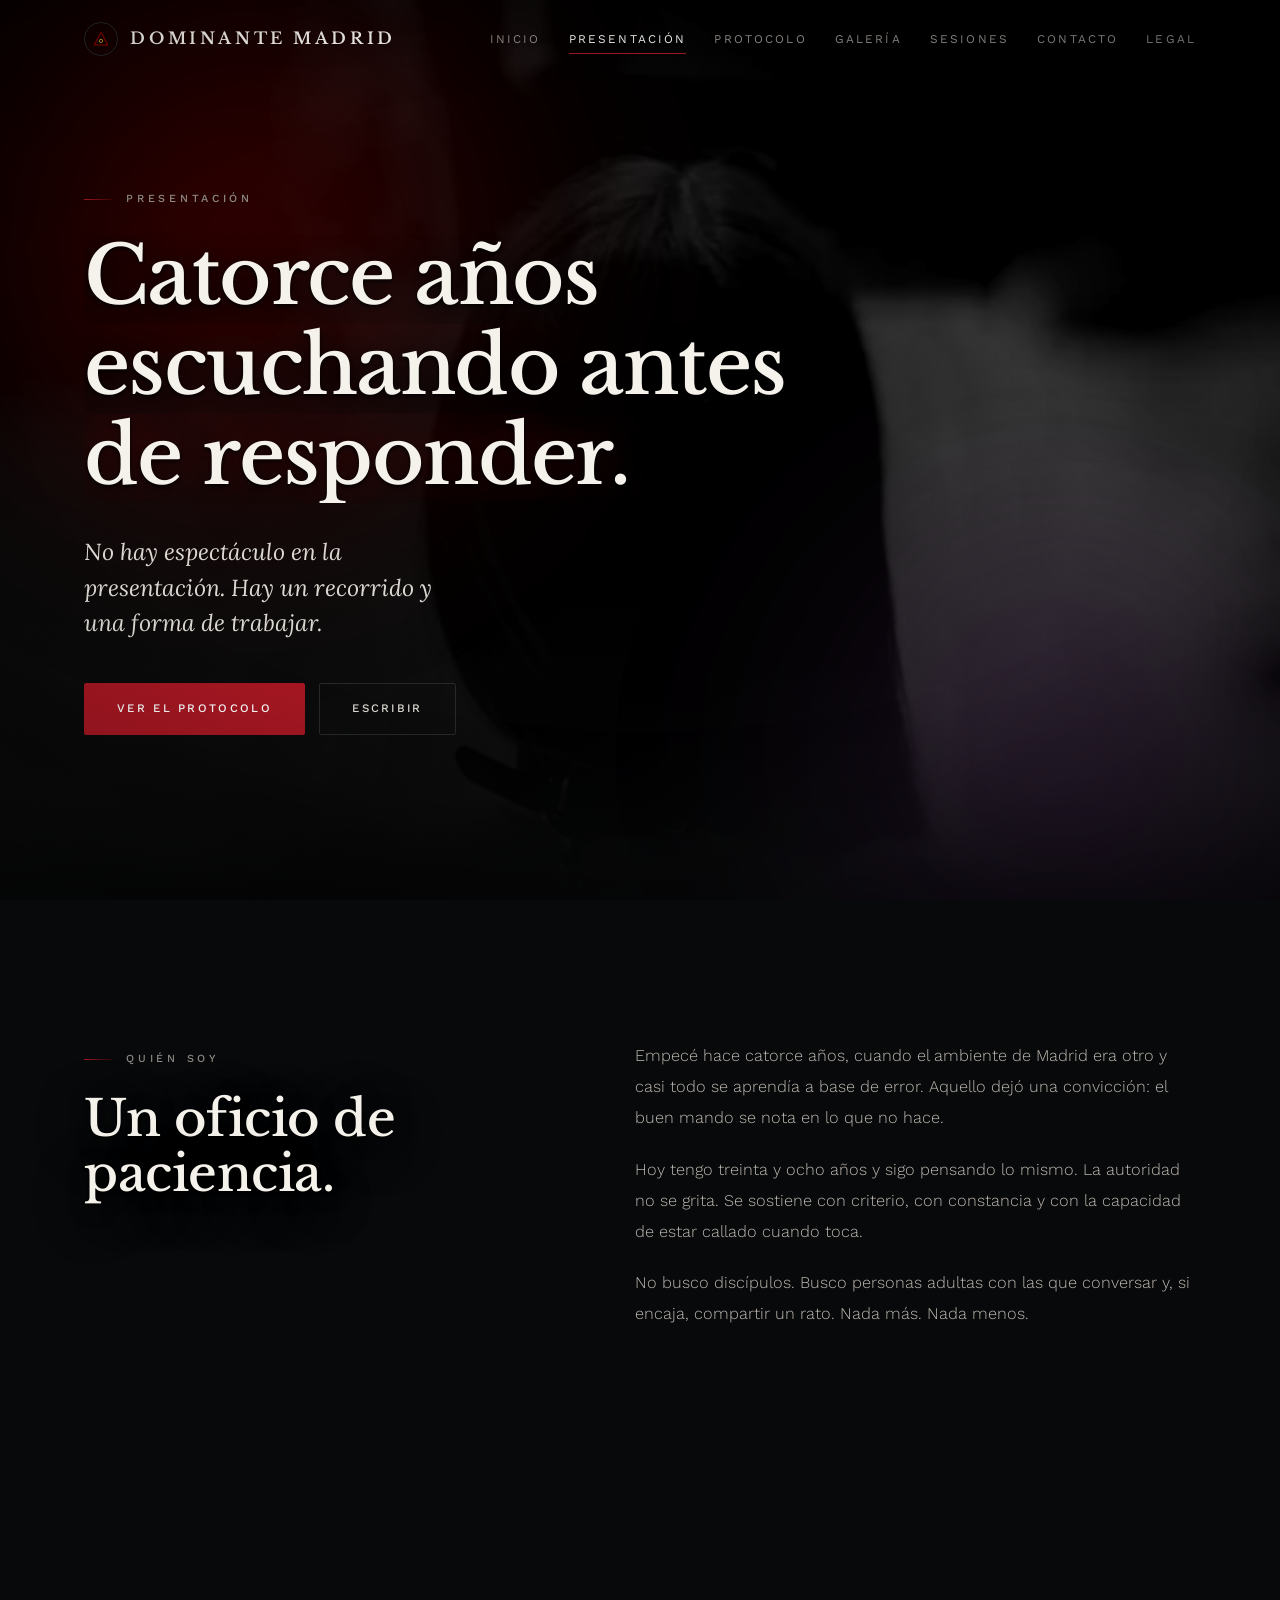
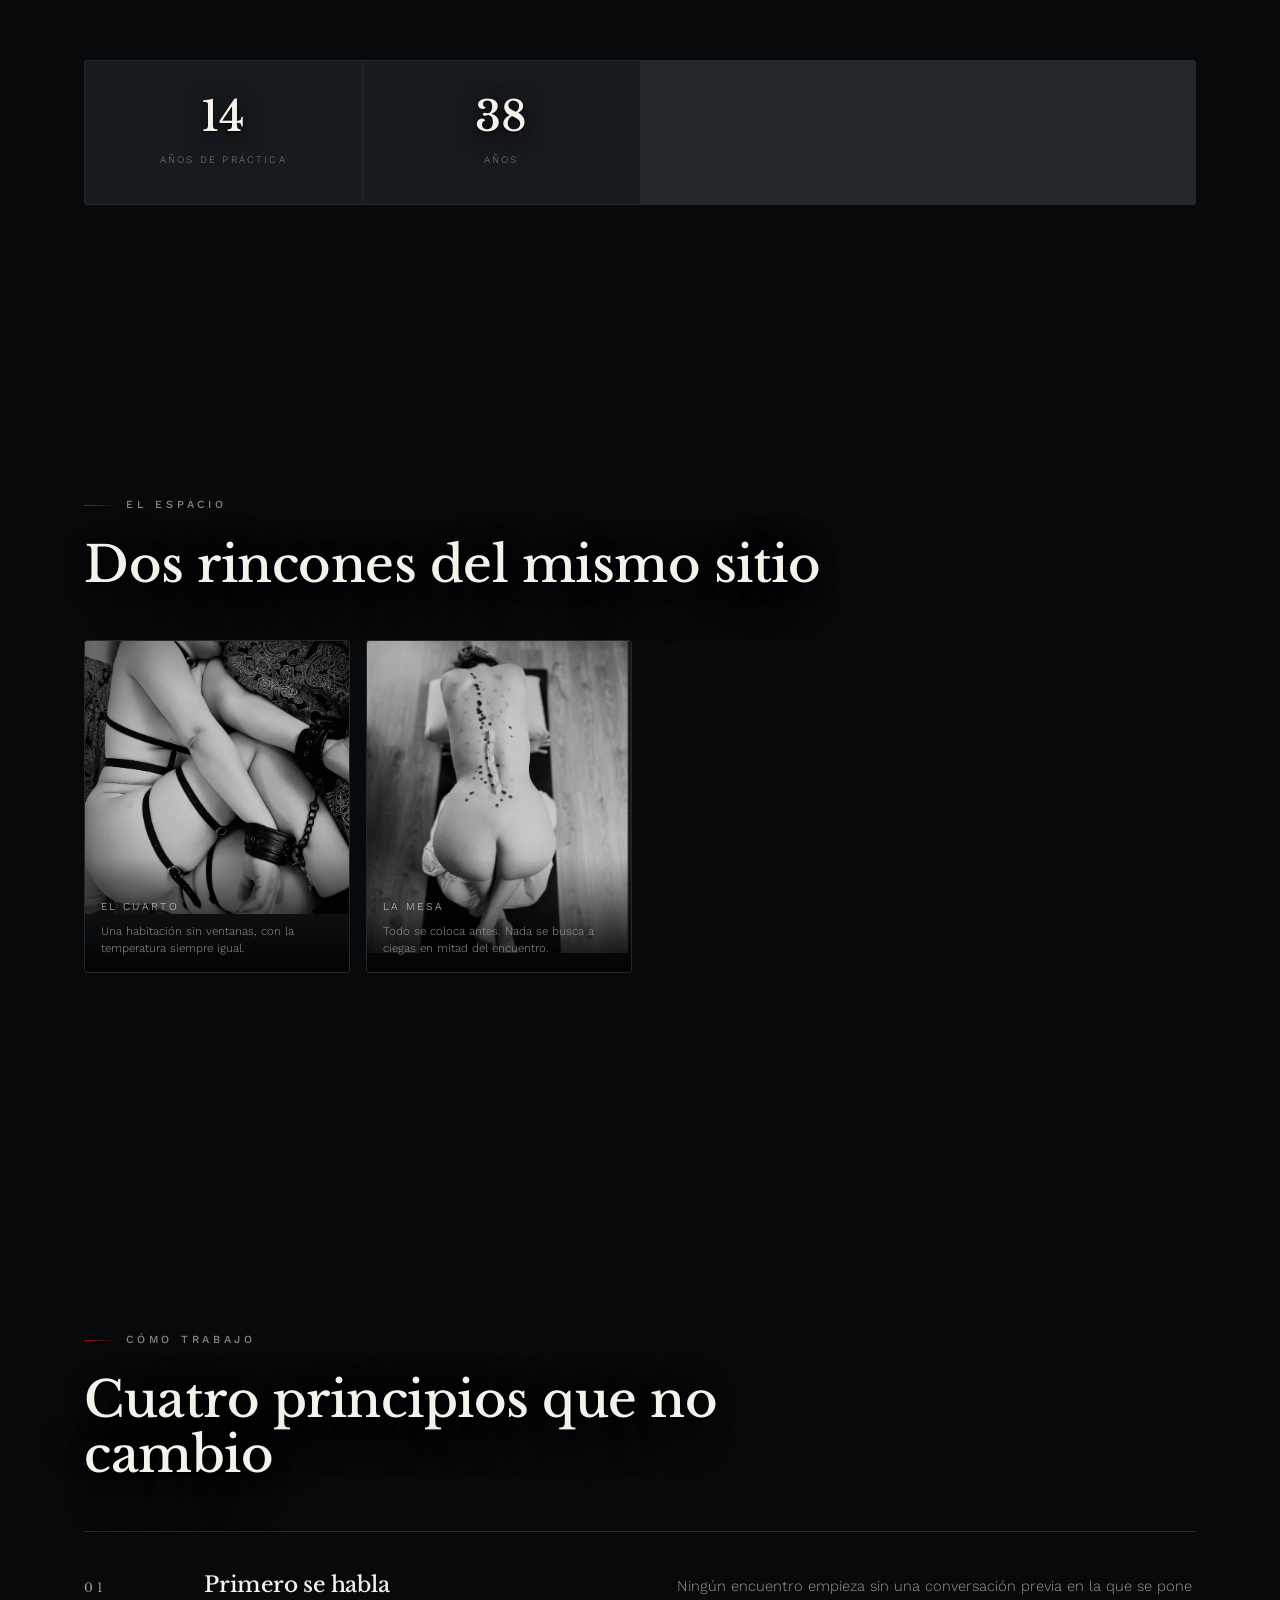
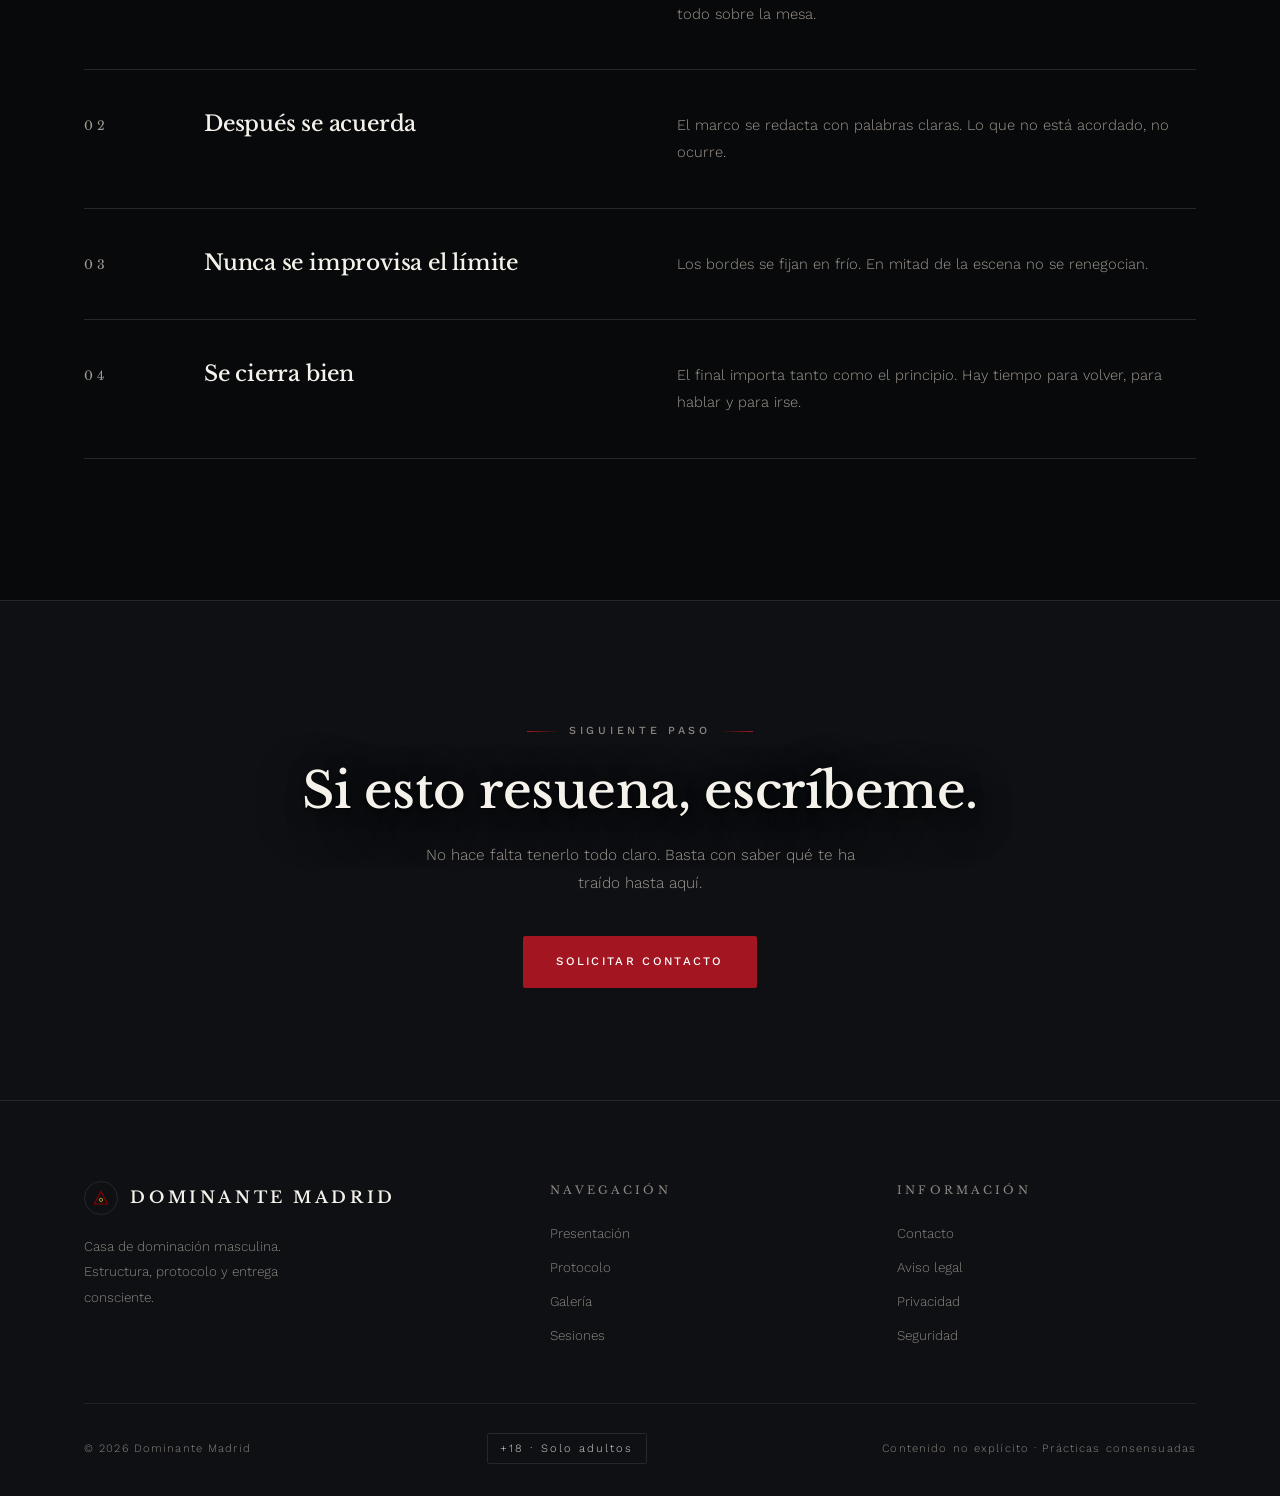
<file: presentacion.html>
<!doctype html>
<html lang="es">
<head>
<meta charset="utf-8">
<meta name="viewport" content="width=device-width, initial-scale=1">
<title>Presentación · Amo dominante Madrid</title>
<meta name="description" content="Quién está detrás de esta casa de dominación masculina en Madrid: catorce años de práctica, un método sobrio y un espacio privado">
<meta name="author" content="Dominante Madrid">
<meta name="keywords" content="bdsmamodominante, bdsmamodominante Madrid, Dominante Madrid, Amo dominante Madrid, dominación masculina, amo dominante, dominación Madrid, BDSM Madrid, sumisión, protocolo BDSM, dominación consensuada, sadomasoquismo">
<meta name="robots" content="index, follow, max-image-preview:large, max-snippet:-1, max-video-preview:-1">
<meta name="googlebot" content="index, follow, max-image-preview:large">
<meta name="rating" content="adult">
<meta name="language" content="Spanish">
<meta http-equiv="content-language" content="es-ES">
<meta name="theme-color" content="#000000">
<link rel="canonical" href="%%BASE_URL%%">
<meta property="og:type" content="website">
<meta property="og:site_name" content="Dominante Madrid">
<meta property="og:locale" content="es_ES">
<meta property="og:title" content="Presentación · Amo dominante Madrid">
<meta property="og:description" content="Quién está detrás de esta casa de dominación masculina en Madrid: catorce años de práctica, un método sobrio y un espacio privado">
<meta property="og:url" content="%%BASE_URL%%">
<meta property="og:image" content="%%BASE_URL%%">
<meta property="og:image:alt" content="Presentación · Amo dominante Madrid">
<meta property="og:image:width" content="1200">
<meta property="og:image:height" content="630">
<meta name="twitter:image" content="%%BASE_URL%%">
<meta name="twitter:image:alt" content="Presentación · Amo dominante Madrid">
<meta name="twitter:card" content="summary_large_image">
<meta name="twitter:title" content="Presentación · Amo dominante Madrid">
<meta name="twitter:description" content="Quién está detrás de esta casa de dominación masculina en Madrid: catorce años de práctica, un método sobrio y un espacio privado">
<link rel="icon" href="data:image/svg+xml,%3Csvg xmlns='http://www.w3.org/2000/svg' viewBox='0 0 32 32'%3E%3Crect width='32' height='32' fill='%23000'/%3E%3Cpath d='M16 6 L26 26 L6 26 Z' fill='none' stroke='%238B0000' stroke-width='2'/%3E%3Ccircle cx='16' cy='20' r='2.5' fill='%23C9A227'/%3E%3C/svg%3E">
<link rel="manifest" href="manifest.json">
<link rel="apple-touch-icon" href="assets/images/apple-touch-icon.png">
<link rel="preconnect" href="https://fonts.googleapis.com">
<link rel="preconnect" href="https://fonts.gstatic.com" crossorigin>
<link rel="preload" as="style" href="https://fonts.googleapis.com/css2?family=Libre+Baskerville:wght@400;500;600&amp;family=Lora:ital,wght@0,300;1,300&amp;family=Work+Sans:wght@300;400;500;600&amp;display=swap">
<link rel="stylesheet" href="https://fonts.googleapis.com/css2?family=Libre+Baskerville:wght@400;500;600&amp;family=Lora:ital,wght@0,300;1,300&amp;family=Work+Sans:wght@300;400;500;600&amp;display=swap">
<link rel="stylesheet" href="styles.css">
<script type="application/ld+json">{"@context":"https://schema.org","@graph":[{"@type":"WebSite","@id":"%%BASE_URL%%","url":"%%BASE_URL%%","name":"Dominante Madrid","description":"Quién está detrás de esta casa de dominación masculina en Madrid: catorce años de práctica, un método sobrio y un espacio privado","inLanguage":"es-ES","publisher":{"@id":"%%BASE_URL%%"}},{"@type":"Organization","@id":"%%BASE_URL%%","name":"Dominante Madrid","url":"%%BASE_URL%%","description":"Quién está detrás de esta casa de dominación masculina en Madrid: catorce años de práctica, un método sobrio y un espacio privado"},{"@type":"LocalBusiness","@id":"%%BASE_URL%%","name":"Dominante Madrid","url":"%%BASE_URL%%","description":"Quién está detrás de esta casa de dominación masculina en Madrid: catorce años de práctica, un método sobrio y un espacio privado","areaServed":{"@type":"City","name":"Madrid"},"address":{"@type":"PostalAddress","addressLocality":"Madrid","addressCountry":"ES"},"priceRange":"Gratuito","knowsLanguage":["es-ES"]},{"@type":"BreadcrumbList","itemListElement":[{"@type":"ListItem","position":1,"name":"Inicio","item":"%%BASE_URL%%"},{"@type":"ListItem","position":2,"name":"Presentación · Amo dominante Madrid","item":"%%BASE_URL%%"}]}]}</script>
</head>
<body>
<a class="skip-link" href="#main">Saltar al contenido</a>

<header class="site-header">
  <div class="wrap">
    <div class="header-inner">
      <a href="index.html" class="brand" aria-label="Dominante Madrid · Inicio">
        <span class="brand-mark"><svg width="18" height="18" viewBox="0 0 24 24" fill="none" aria-hidden="true"><path d="M12 3 L21 20 L3 20 Z" stroke="#8B0000" stroke-width="1.5" stroke-linejoin="round"/><circle cx="12" cy="14.5" r="2.2" stroke="#C9A227" stroke-width="1.2"/></svg></span>
        <span class="brand-name">Dominante Madrid</span>
      </a>
      <nav class="nav" aria-label="Navegación principal">
        <a href="index.html">Inicio</a><a href="presentacion.html" aria-current="page">Presentación</a><a href="protocolo.html">Protocolo</a><a href="galeria.html">Galería</a><a href="sesiones.html">Sesiones</a><a href="contacto.html">Contacto</a><a href="legal.html">Legal</a>
      </nav>
      <button class="menu-btn" aria-label="Abrir menú" aria-expanded="false" aria-controls="drawer">
        <svg width="18" height="18" viewBox="0 0 24 24" fill="none" stroke="#B8B2AC" stroke-width="1.6" stroke-linecap="round" aria-hidden="true"><line x1="3" y1="7" x2="21" y2="7"/><line x1="3" y1="12" x2="21" y2="12"/><line x1="3" y1="17" x2="21" y2="17"/></svg>
      </button>
    </div>
  </div>
</header>

<div class="drawer" id="drawer" aria-hidden="true">
  <div class="drawer-top">
    <span class="brand-name">Dominante Madrid</span>
    <button id="drawerClose" class="menu-btn" aria-label="Cerrar menú"><svg width="16" height="16" viewBox="0 0 24 24" fill="none" stroke="#B8B2AC" stroke-width="1.6" stroke-linecap="round" aria-hidden="true"><line x1="5" y1="5" x2="19" y2="19"/><line x1="19" y1="5" x2="5" y2="19"/></svg></button>
  </div>
  <nav class="drawer-nav" aria-label="Navegación móvil">
    <a href="index.html">Inicio</a><a href="presentacion.html" aria-current="page">Presentación</a><a href="protocolo.html">Protocolo</a><a href="galeria.html">Galería</a><a href="sesiones.html">Sesiones</a><a href="contacto.html">Contacto</a><a href="legal.html">Legal</a>
  </nav>
  <div class="drawer-foot">Contenido para mayores de 18 años<br>Consentimiento · Límites · Seguridad</div>
</div>

<main id="main">
<section class="hero"><div class="hero-bg"><picture><source type="image/webp" srcset="assets/images/chain-portrait-480.webp 480w, assets/images/chain-portrait-800.webp 800w" sizes="(min-width: 900px) 50vw, 100vw"><img src="assets/images/chain-portrait-800.jpg" srcset="assets/images/chain-portrait-480.jpg 480w, assets/images/chain-portrait-800.jpg 800w" sizes="(min-width: 900px) 50vw, 100vw" alt="" fetchpriority="high" decoding="async" width="503" height="729"></picture></div><div class="aura" aria-hidden="true"></div><div class="wrap hero-inner"><div style="max-width:44rem"><span class="eyebrow">Presentación</span><h1 class="hero-title"><span class="mask"><span>Catorce años</span></span><span class="mask"><span>escuchando antes</span></span><span class="mask"><span><em>de responder.</em></span></span></h1><p class="hero-sub">No hay espectáculo en la presentación. Hay un recorrido y una forma de trabajar.</p><div class="hero-actions"><a href="protocolo.html" class="btn btn-primary">Ver el protocolo</a><a href="contacto.html" class="btn btn-ghost">Escribir</a></div></div></div></section>
<section class="section"><div class="wrap"><div class="split"><div class="reveal"><span class="eyebrow">Quién soy</span><h2 class="title-lg" style="margin-top:1.4rem">Un oficio de paciencia.</h2></div><div class="prose reveal" data-delay="1"><p>Empecé hace catorce años, cuando el ambiente de Madrid era otro y casi todo se aprendía a base de error. Aquello dejó una convicción: el buen mando se nota en lo que no hace.</p><p>Hoy tengo treinta y ocho años y sigo pensando lo mismo. La autoridad no se grita. Se sostiene con criterio, con constancia y con la capacidad de estar callado cuando toca.</p><p>No busco discípulos. Busco personas adultas con las que conversar y, si encaja, compartir un rato. Nada más. Nada menos.</p></div></div></div></section>
<section class="section"><div class="wrap"><div class="stats reveal"><div class="stat"><span class="stat-num">14</span><span class="stat-label">años de práctica</span></div><div class="stat"><span class="stat-num">38</span><span class="stat-label">años</span></div></div></div></section>
<section class="section"><div class="wrap"><div class="sec-head is-split reveal"><div><span class="eyebrow">El espacio</span><h2 class="title-lg" style="margin-top:1.4rem">Dos rincones del mismo sitio</h2></div></div><div class="gallery"><figure class="reveal" data-delay="0" data-lightbox="assets/images/leather-restraints-800.jpg" data-alt="Correas de cuero colgadas en la pared del espacio" tabindex="0" role="button" aria-label="Ampliar: El cuarto"><picture><source type="image/webp" srcset="assets/images/leather-restraints-480.webp 480w, assets/images/leather-restraints-800.webp 800w" sizes="(min-width: 900px) 50vw, 100vw"><img src="assets/images/leather-restraints-800.jpg" srcset="assets/images/leather-restraints-480.jpg 480w, assets/images/leather-restraints-800.jpg 800w" sizes="(min-width: 900px) 50vw, 100vw" alt="Correas de cuero colgadas en la pared del espacio" loading="lazy" decoding="async" width="708" height="731"></picture><figcaption>El cuarto<p class="fig-note">Una habitación sin ventanas, con la temperatura siempre igual.</p></figcaption></figure><figure class="reveal" data-delay="1" data-lightbox="assets/images/cupping-art-800.jpg" data-alt="Utensilios de práctica dispuestos sobre una mesa" tabindex="0" role="button" aria-label="Ampliar: La mesa"><picture><source type="image/webp" srcset="assets/images/cupping-art-480.webp 480w, assets/images/cupping-art-800.webp 800w" sizes="(min-width: 900px) 50vw, 100vw"><img src="assets/images/cupping-art-800.jpg" srcset="assets/images/cupping-art-480.jpg 480w, assets/images/cupping-art-800.jpg 800w" sizes="(min-width: 900px) 50vw, 100vw" alt="Utensilios de práctica dispuestos sobre una mesa" loading="lazy" decoding="async" width="580" height="685"></picture><figcaption>La mesa<p class="fig-note">Todo se coloca antes. Nada se busca a ciegas en mitad del encuentro.</p></figcaption></figure></div></div></section>
<section class="section"><div class="wrap"><div class="sec-head reveal"><span class="eyebrow">Cómo trabajo</span><h2 class="title-lg">Cuatro principios que no cambio</h2></div><div class="steps"><div class="step reveal" data-delay="0"><span class="step-num">01</span><h3>Primero se habla</h3><div class="step-body"><p>Ningún encuentro empieza sin una conversación previa en la que se pone todo sobre la mesa.</p></div></div><div class="step reveal" data-delay="1"><span class="step-num">02</span><h3>Después se acuerda</h3><div class="step-body"><p>El marco se redacta con palabras claras. Lo que no está acordado, no ocurre.</p></div></div><div class="step reveal" data-delay="2"><span class="step-num">03</span><h3>Nunca se improvisa el límite</h3><div class="step-body"><p>Los bordes se fijan en frío. En mitad de la escena no se renegocian.</p></div></div><div class="step reveal" data-delay="3"><span class="step-num">04</span><h3>Se cierra bien</h3><div class="step-body"><p>El final importa tanto como el principio. Hay tiempo para volver, para hablar y para irse.</p></div></div></div></div></section>
<section class="cta-band"><div class="wrap"><div class="reveal"><span class="eyebrow is-centered">Siguiente paso</span><h2 class="title-lg">Si esto resuena, escríbeme.</h2><p>No hace falta tenerlo todo claro. Basta con saber qué te ha traído hasta aquí.</p><a href="contacto.html" class="btn btn-primary">Solicitar contacto</a></div></div></section></main>

<footer class="site-footer">
  <div class="wrap">
    <div class="footer-grid">
      <div>
        <a href="index.html" class="brand" style="margin-bottom:1.2rem">
          <span class="brand-mark"><svg width="18" height="18" viewBox="0 0 24 24" fill="none" aria-hidden="true"><path d="M12 3 L21 20 L3 20 Z" stroke="#8B0000" stroke-width="1.5" stroke-linejoin="round"/><circle cx="12" cy="14.5" r="2.2" stroke="#C9A227" stroke-width="1.2"/></svg></span>
          <span class="brand-name">Dominante Madrid</span>
        </a>
        <p style="font-size:.84rem;line-height:1.9;color:var(--mute);max-width:30ch">
          Casa de dominación masculina. Estructura, protocolo y entrega consciente.
        </p>
      </div>
      <div>
        <p class="footer-title">Navegación</p>
        <div class="footer-links"><a href="presentacion.html">Presentación</a><a href="protocolo.html">Protocolo</a><a href="galeria.html">Galería</a><a href="sesiones.html">Sesiones</a></div>
      </div>
      <div>
        <p class="footer-title">Información</p>
        <div class="footer-links">
          <a href="contacto.html">Contacto</a>
          <a href="legal.html">Aviso legal</a>
          <a href="legal.html#privacidad">Privacidad</a>
          <a href="legal.html#seguridad">Seguridad</a>
        </div>
      </div>
    </div>
    <div class="footer-legal">
      <span>© <span data-year>2026</span> Dominante Madrid</span>
      <span class="adult-badge">+18 · Solo adultos</span>
      <span>Contenido no explícito · Prácticas consensuadas</span>
    </div>
  </div>
</footer>

<div class="lightbox" id="lightbox" aria-hidden="true" role="dialog" aria-modal="true" aria-label="Imagen ampliada">
  <button class="lightbox-close" id="lightboxClose" aria-label="Cerrar imagen"><svg width="16" height="16" viewBox="0 0 24 24" fill="none" stroke="#B8B2AC" stroke-width="1.6" stroke-linecap="round" aria-hidden="true"><line x1="5" y1="5" x2="19" y2="19"/><line x1="19" y1="5" x2="5" y2="19"/></svg></button>
  <img id="lightboxImg" alt="">
</div>

<script src="main.js" defer></script>
</body>
</html>
</file>
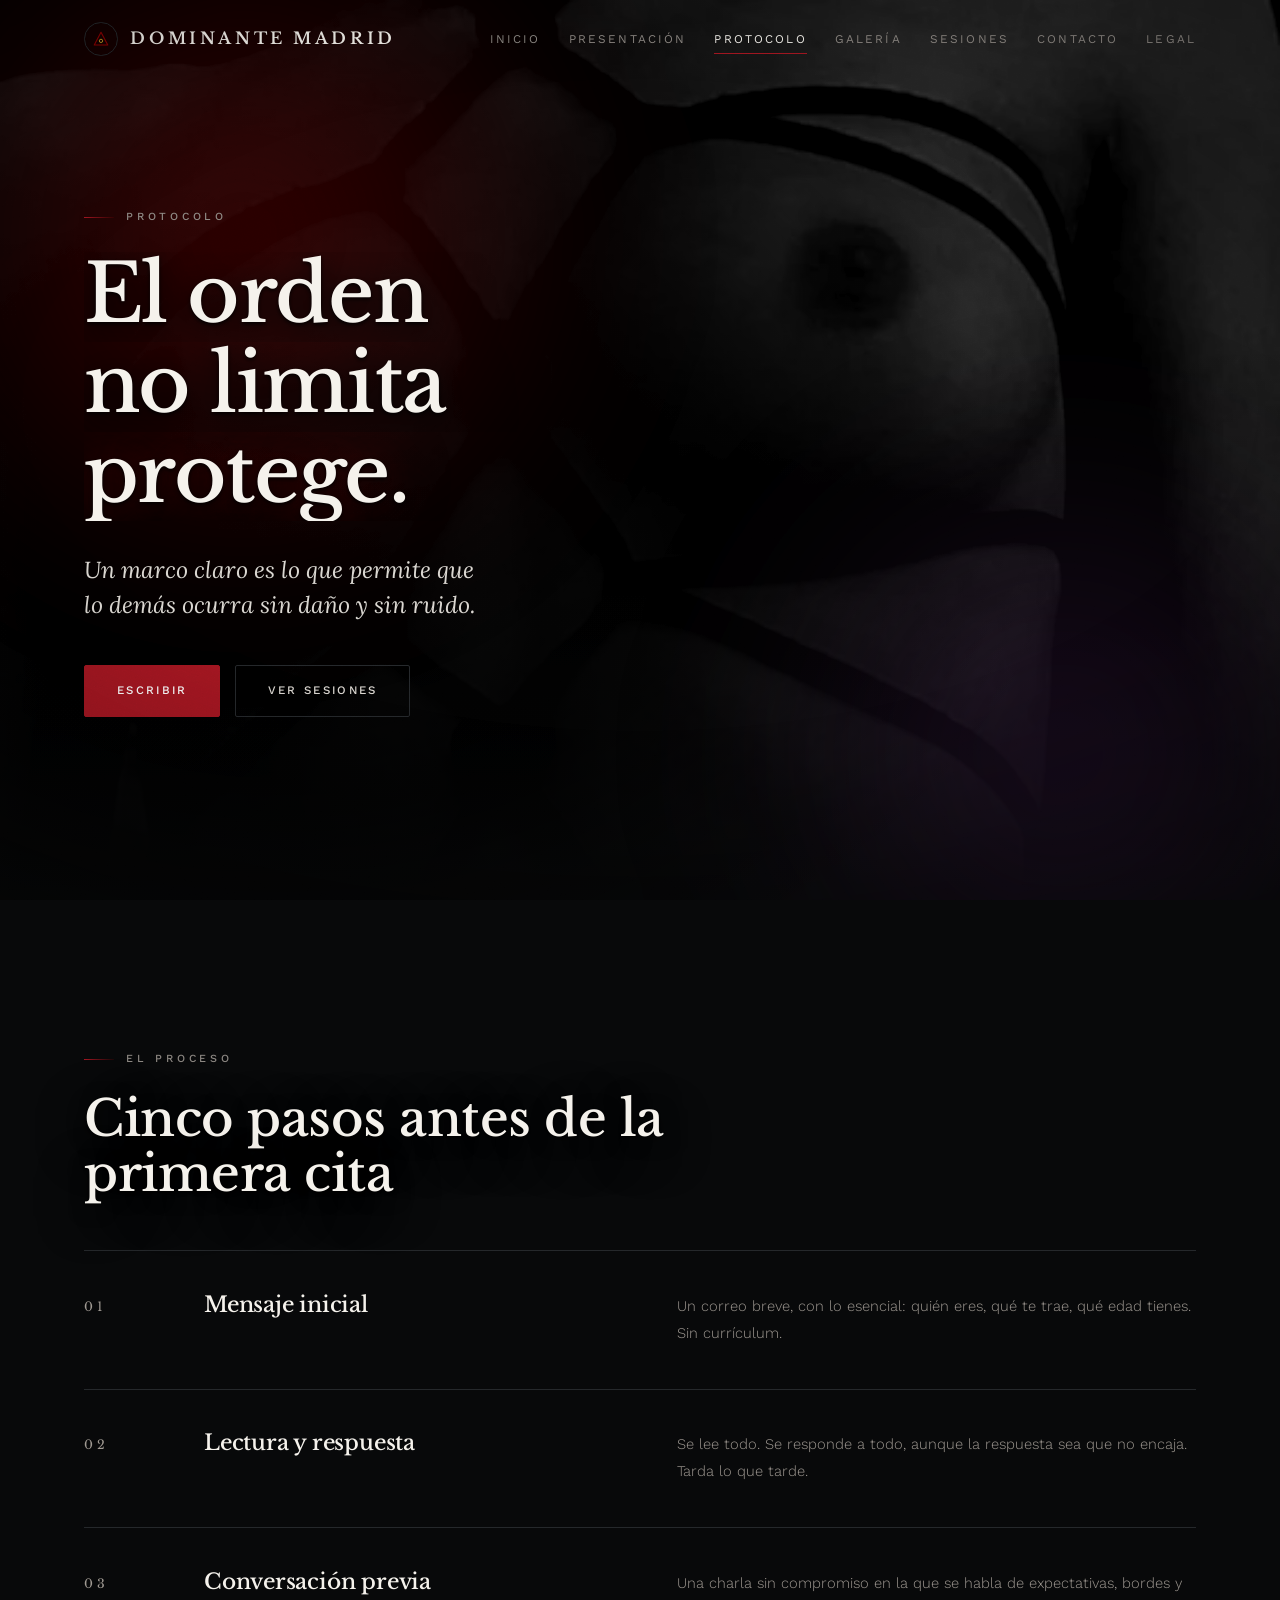
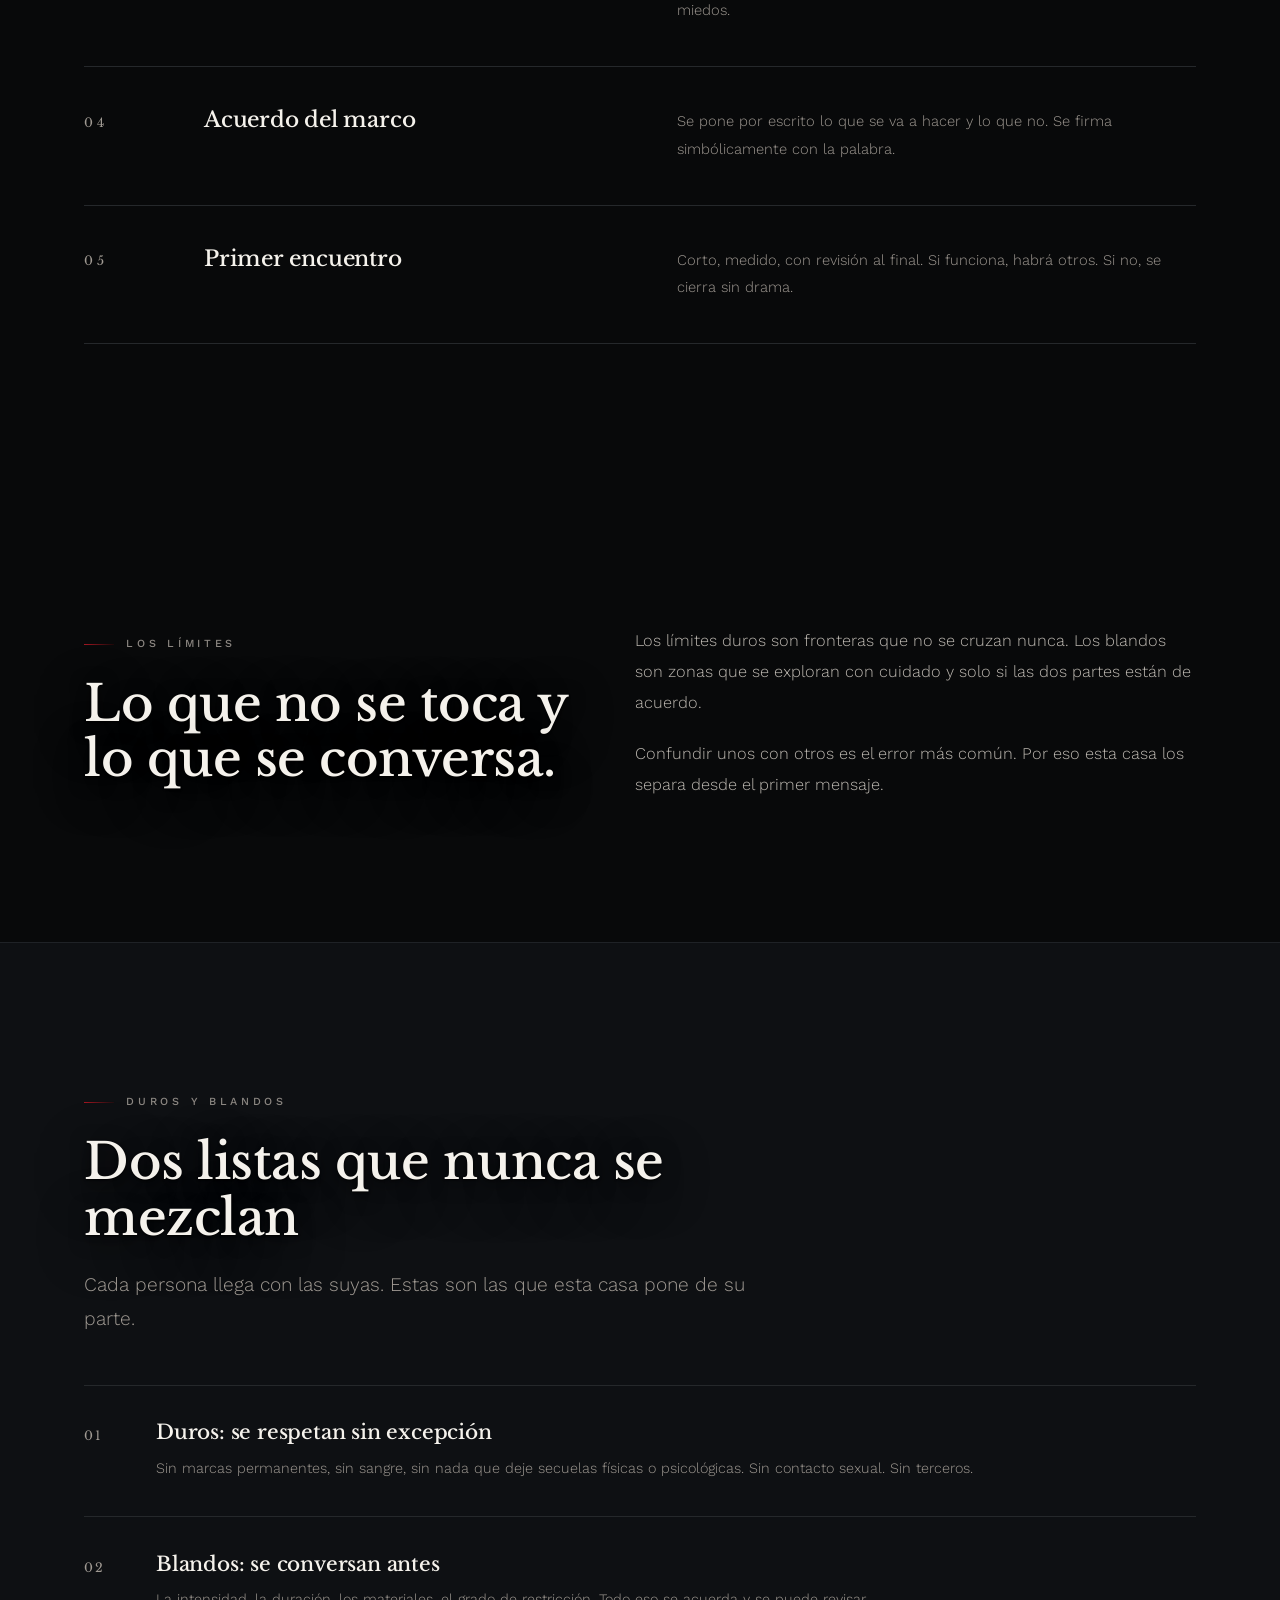
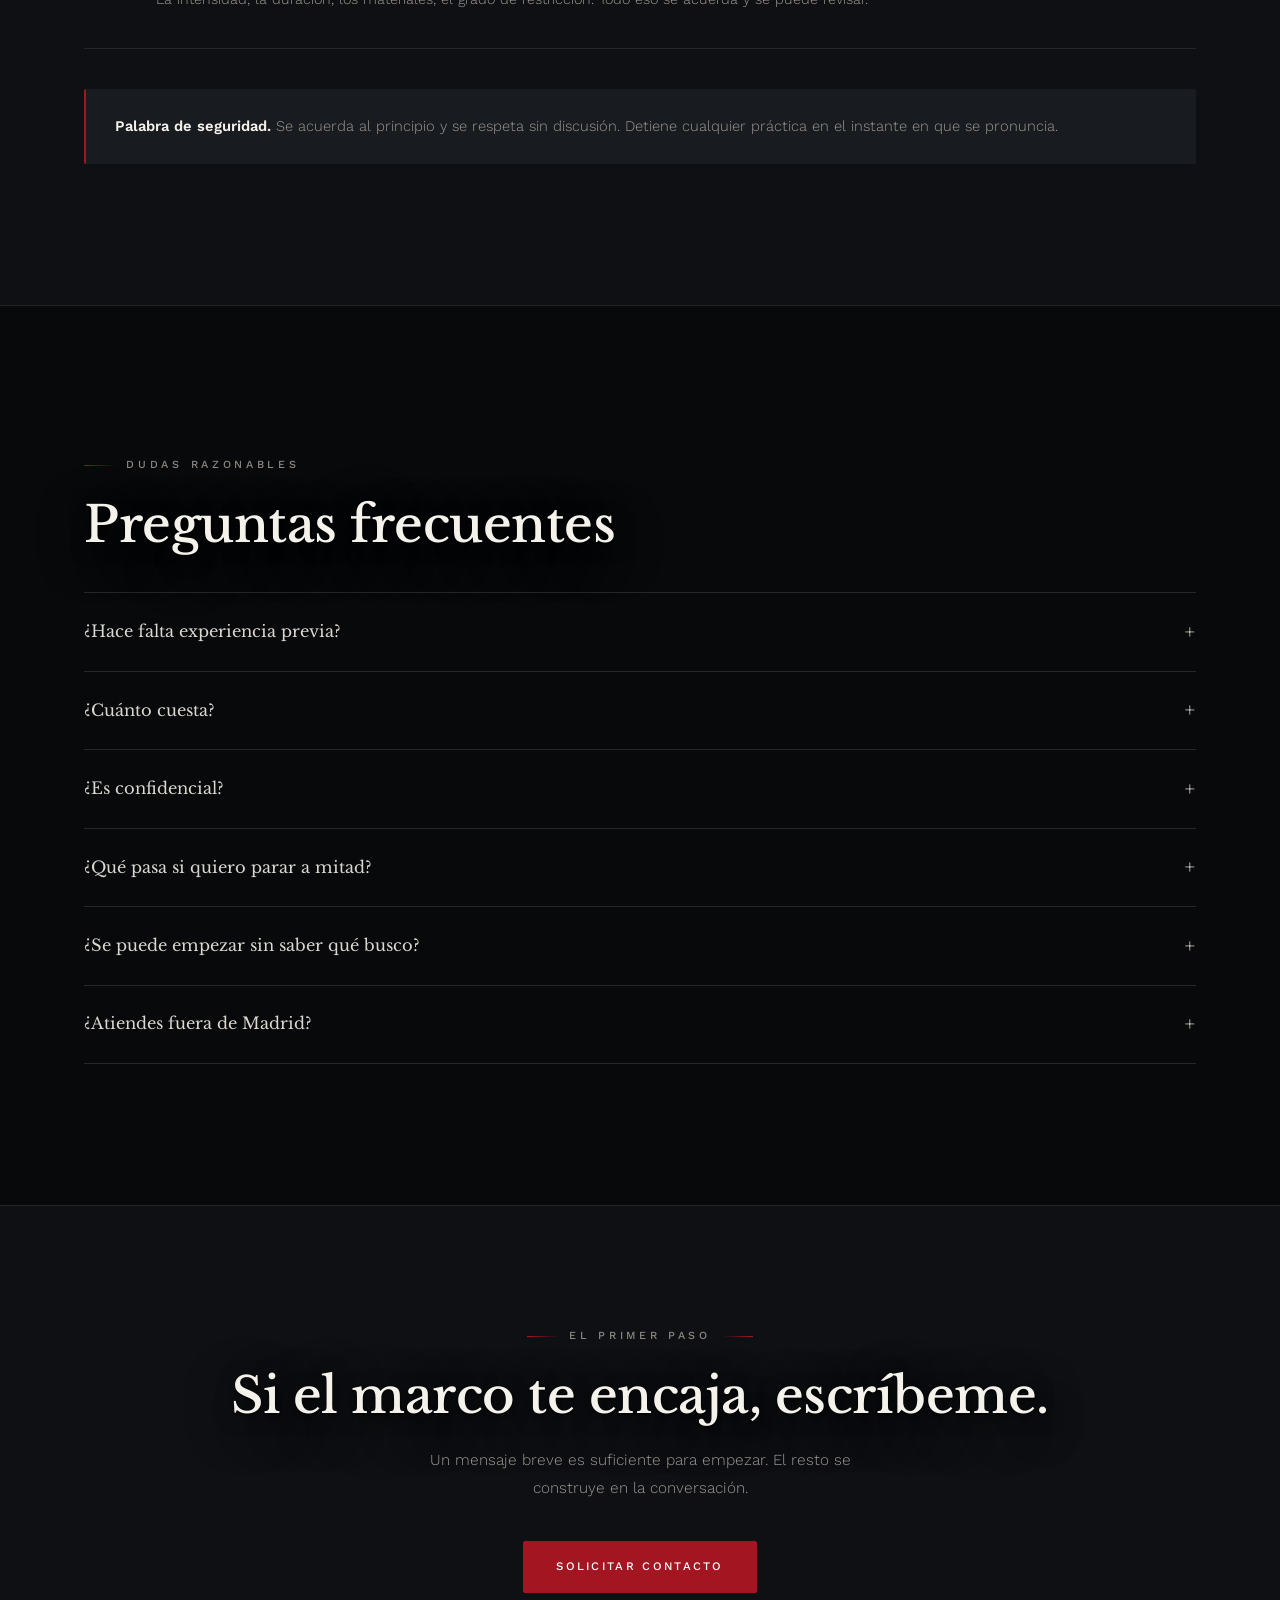
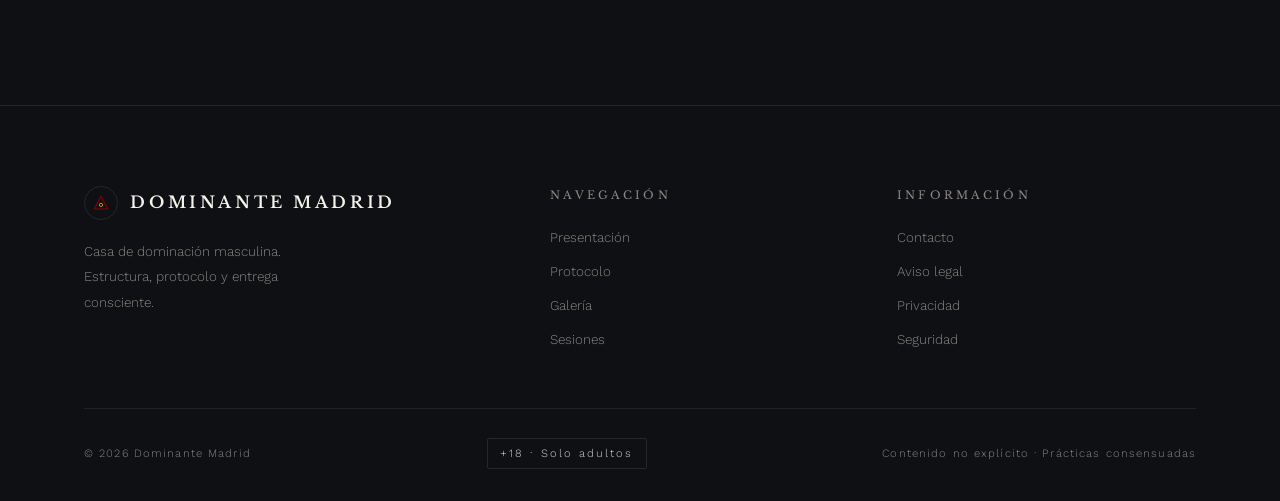
<file: protocolo.html>
<!doctype html>
<html lang="es">
<head>
<meta charset="utf-8">
<meta name="viewport" content="width=device-width, initial-scale=1">
<title>Protocolo · Amo dominante Madrid</title>
<meta name="description" content="El marco de esta casa de dominación en Madrid: cinco pasos, límites duros y blandos, palabra de seguridad y dudas frecuentes resueltas">
<meta name="author" content="Dominante Madrid">
<meta name="keywords" content="bdsmamodominante, bdsmamodominante Madrid, Dominante Madrid, Amo dominante Madrid, dominación masculina, amo dominante, dominación Madrid, BDSM Madrid, sumisión, protocolo BDSM, dominación consensuada, sadomasoquismo">
<meta name="robots" content="index, follow, max-image-preview:large, max-snippet:-1, max-video-preview:-1">
<meta name="googlebot" content="index, follow, max-image-preview:large">
<meta name="rating" content="adult">
<meta name="language" content="Spanish">
<meta http-equiv="content-language" content="es-ES">
<meta name="theme-color" content="#000000">
<link rel="canonical" href="%%BASE_URL%%">
<meta property="og:type" content="website">
<meta property="og:site_name" content="Dominante Madrid">
<meta property="og:locale" content="es_ES">
<meta property="og:title" content="Protocolo · Amo dominante Madrid">
<meta property="og:description" content="El marco de esta casa de dominación en Madrid: cinco pasos, límites duros y blandos, palabra de seguridad y dudas frecuentes resueltas">
<meta property="og:url" content="%%BASE_URL%%">
<meta property="og:image" content="%%BASE_URL%%">
<meta property="og:image:alt" content="Protocolo · Amo dominante Madrid">
<meta property="og:image:width" content="1200">
<meta property="og:image:height" content="630">
<meta name="twitter:image" content="%%BASE_URL%%">
<meta name="twitter:image:alt" content="Protocolo · Amo dominante Madrid">
<meta name="twitter:card" content="summary_large_image">
<meta name="twitter:title" content="Protocolo · Amo dominante Madrid">
<meta name="twitter:description" content="El marco de esta casa de dominación en Madrid: cinco pasos, límites duros y blandos, palabra de seguridad y dudas frecuentes resueltas">
<link rel="icon" href="data:image/svg+xml,%3Csvg xmlns='http://www.w3.org/2000/svg' viewBox='0 0 32 32'%3E%3Crect width='32' height='32' fill='%23000'/%3E%3Cpath d='M16 6 L26 26 L6 26 Z' fill='none' stroke='%238B0000' stroke-width='2'/%3E%3Ccircle cx='16' cy='20' r='2.5' fill='%23C9A227'/%3E%3C/svg%3E">
<link rel="manifest" href="manifest.json">
<link rel="apple-touch-icon" href="assets/images/apple-touch-icon.png">
<link rel="preconnect" href="https://fonts.googleapis.com">
<link rel="preconnect" href="https://fonts.gstatic.com" crossorigin>
<link rel="preload" as="style" href="https://fonts.googleapis.com/css2?family=Libre+Baskerville:wght@400;500;600&amp;family=Lora:ital,wght@0,300;1,300&amp;family=Work+Sans:wght@300;400;500;600&amp;display=swap">
<link rel="stylesheet" href="https://fonts.googleapis.com/css2?family=Libre+Baskerville:wght@400;500;600&amp;family=Lora:ital,wght@0,300;1,300&amp;family=Work+Sans:wght@300;400;500;600&amp;display=swap">
<link rel="stylesheet" href="styles.css">
<script type="application/ld+json">{"@context":"https://schema.org","@graph":[{"@type":"WebSite","@id":"%%BASE_URL%%","url":"%%BASE_URL%%","name":"Dominante Madrid","description":"El marco de esta casa de dominación en Madrid: cinco pasos, límites duros y blandos, palabra de seguridad y dudas frecuentes resueltas","inLanguage":"es-ES","publisher":{"@id":"%%BASE_URL%%"}},{"@type":"Organization","@id":"%%BASE_URL%%","name":"Dominante Madrid","url":"%%BASE_URL%%","description":"El marco de esta casa de dominación en Madrid: cinco pasos, límites duros y blandos, palabra de seguridad y dudas frecuentes resueltas"},{"@type":"LocalBusiness","@id":"%%BASE_URL%%","name":"Dominante Madrid","url":"%%BASE_URL%%","description":"El marco de esta casa de dominación en Madrid: cinco pasos, límites duros y blandos, palabra de seguridad y dudas frecuentes resueltas","areaServed":{"@type":"City","name":"Madrid"},"address":{"@type":"PostalAddress","addressLocality":"Madrid","addressCountry":"ES"},"priceRange":"Gratuito","knowsLanguage":["es-ES"]},{"@type":"BreadcrumbList","itemListElement":[{"@type":"ListItem","position":1,"name":"Inicio","item":"%%BASE_URL%%"},{"@type":"ListItem","position":2,"name":"Protocolo · Amo dominante Madrid","item":"%%BASE_URL%%"}]},{"@type":"FAQPage","mainEntity":[{"@type":"Question","name":"¿Hace falta experiencia previa?","acceptedAnswer":{"@type":"Answer","text":"No. La mitad de las personas que escriben llegan sin haber practicado nunca. La conversación previa existe precisamente para eso: para poner nombre a lo que todavía no lo tiene."}},{"@type":"Question","name":"¿Cuánto cuesta?","acceptedAnswer":{"@type":"Answer","text":"Nada. Este espacio no cobra por sesión ni por consulta. No se pide ni se acepta dinero en ningún momento."}},{"@type":"Question","name":"¿Es confidencial?","acceptedAnswer":{"@type":"Answer","text":"Sí. Lo que se habla y lo que ocurre aquí no sale de aquí. No hay capturas, no hay nombres, no hay comentarios en otros sitios."}},{"@type":"Question","name":"¿Qué pasa si quiero parar a mitad?","acceptedAnswer":{"@type":"Answer","text":"Se para. La palabra de seguridad existe para eso y se respeta sin discusión. No hay penalización ni reproche."}},{"@type":"Question","name":"¿Se puede empezar sin saber qué busco?","acceptedAnswer":{"@type":"Answer","text":"Sí, siempre que sepas qué te ha traído hasta aquí. No hace falta tener un guion cerrado, pero sí una intuición que puedas nombrar."}},{"@type":"Question","name":"¿Atiendes fuera de Madrid?","acceptedAnswer":{"@type":"Answer","text":"No. Todo ocurre en Madrid, en un espacio privado. No hay desplazamientos ni citas a distancia."}}]}]}</script>
</head>
<body>
<a class="skip-link" href="#main">Saltar al contenido</a>

<header class="site-header">
  <div class="wrap">
    <div class="header-inner">
      <a href="index.html" class="brand" aria-label="Dominante Madrid · Inicio">
        <span class="brand-mark"><svg width="18" height="18" viewBox="0 0 24 24" fill="none" aria-hidden="true"><path d="M12 3 L21 20 L3 20 Z" stroke="#8B0000" stroke-width="1.5" stroke-linejoin="round"/><circle cx="12" cy="14.5" r="2.2" stroke="#C9A227" stroke-width="1.2"/></svg></span>
        <span class="brand-name">Dominante Madrid</span>
      </a>
      <nav class="nav" aria-label="Navegación principal">
        <a href="index.html">Inicio</a><a href="presentacion.html">Presentación</a><a href="protocolo.html" aria-current="page">Protocolo</a><a href="galeria.html">Galería</a><a href="sesiones.html">Sesiones</a><a href="contacto.html">Contacto</a><a href="legal.html">Legal</a>
      </nav>
      <button class="menu-btn" aria-label="Abrir menú" aria-expanded="false" aria-controls="drawer">
        <svg width="18" height="18" viewBox="0 0 24 24" fill="none" stroke="#B8B2AC" stroke-width="1.6" stroke-linecap="round" aria-hidden="true"><line x1="3" y1="7" x2="21" y2="7"/><line x1="3" y1="12" x2="21" y2="12"/><line x1="3" y1="17" x2="21" y2="17"/></svg>
      </button>
    </div>
  </div>
</header>

<div class="drawer" id="drawer" aria-hidden="true">
  <div class="drawer-top">
    <span class="brand-name">Dominante Madrid</span>
    <button id="drawerClose" class="menu-btn" aria-label="Cerrar menú"><svg width="16" height="16" viewBox="0 0 24 24" fill="none" stroke="#B8B2AC" stroke-width="1.6" stroke-linecap="round" aria-hidden="true"><line x1="5" y1="5" x2="19" y2="19"/><line x1="19" y1="5" x2="5" y2="19"/></svg></button>
  </div>
  <nav class="drawer-nav" aria-label="Navegación móvil">
    <a href="index.html">Inicio</a><a href="presentacion.html">Presentación</a><a href="protocolo.html" aria-current="page">Protocolo</a><a href="galeria.html">Galería</a><a href="sesiones.html">Sesiones</a><a href="contacto.html">Contacto</a><a href="legal.html">Legal</a>
  </nav>
  <div class="drawer-foot">Contenido para mayores de 18 años<br>Consentimiento · Límites · Seguridad</div>
</div>

<main id="main">
<section class="hero"><div class="hero-bg"><picture><source type="image/webp" srcset="assets/images/harness-design-480.webp 480w, assets/images/harness-design-800.webp 800w" sizes="(min-width: 900px) 50vw, 100vw"><img src="assets/images/harness-design-800.jpg" srcset="assets/images/harness-design-480.jpg 480w, assets/images/harness-design-800.jpg 800w" sizes="(min-width: 900px) 50vw, 100vw" alt="" fetchpriority="high" decoding="async" width="563" height="678"></picture></div><div class="aura" aria-hidden="true"></div><div class="wrap hero-inner"><div style="max-width:44rem"><span class="eyebrow">Protocolo</span><h1 class="hero-title"><span class="mask"><span>El orden</span></span><span class="mask"><span>no limita</span></span><span class="mask"><span><em>protege.</em></span></span></h1><p class="hero-sub">Un marco claro es lo que permite que lo demás ocurra sin daño y sin ruido.</p><div class="hero-actions"><a href="contacto.html" class="btn btn-primary">Escribir</a><a href="sesiones.html" class="btn btn-ghost">Ver sesiones</a></div></div></div></section>
<section class="section"><div class="wrap"><div class="sec-head reveal"><span class="eyebrow">El proceso</span><h2 class="title-lg">Cinco pasos antes de la primera cita</h2></div><div class="steps"><div class="step reveal" data-delay="0"><span class="step-num">01</span><h3>Mensaje inicial</h3><div class="step-body"><p>Un correo breve, con lo esencial: quién eres, qué te trae, qué edad tienes. Sin currículum.</p></div></div><div class="step reveal" data-delay="1"><span class="step-num">02</span><h3>Lectura y respuesta</h3><div class="step-body"><p>Se lee todo. Se responde a todo, aunque la respuesta sea que no encaja. Tarda lo que tarde.</p></div></div><div class="step reveal" data-delay="2"><span class="step-num">03</span><h3>Conversación previa</h3><div class="step-body"><p>Una charla sin compromiso en la que se habla de expectativas, bordes y miedos.</p></div></div><div class="step reveal" data-delay="3"><span class="step-num">04</span><h3>Acuerdo del marco</h3><div class="step-body"><p>Se pone por escrito lo que se va a hacer y lo que no. Se firma simbólicamente con la palabra.</p></div></div><div class="step reveal" data-delay="4"><span class="step-num">05</span><h3>Primer encuentro</h3><div class="step-body"><p>Corto, medido, con revisión al final. Si funciona, habrá otros. Si no, se cierra sin drama.</p></div></div></div></div></section>
<section class="section"><div class="wrap"><div class="split"><div class="reveal"><span class="eyebrow">Los límites</span><h2 class="title-lg" style="margin-top:1.4rem">Lo que no se toca y lo que se conversa.</h2></div><div class="prose reveal" data-delay="1"><p>Los límites duros son fronteras que no se cruzan nunca. Los blandos son zonas que se exploran con cuidado y solo si las dos partes están de acuerdo.</p><p>Confundir unos con otros es el error más común. Por eso esta casa los separa desde el primer mensaje.</p></div></div></div></section>
<section class="section" style="background:var(--ink);border-block:1px solid var(--line-soft)"><div class="wrap"><div class="sec-head reveal"><span class="eyebrow">Duros y blandos</span><h2 class="title-lg">Dos listas que nunca se mezclan</h2><p class="lede">Cada persona llega con las suyas. Estas son las que esta casa pone de su parte.</p></div><div class="req-list"><div class="req-item reveal" data-delay="0"><span class="req-num">01</span><div><h3>Duros: se respetan sin excepción</h3><p>Sin marcas permanentes, sin sangre, sin nada que deje secuelas físicas o psicológicas. Sin contacto sexual. Sin terceros.</p></div></div><div class="req-item reveal" data-delay="1"><span class="req-num">02</span><div><h3>Blandos: se conversan antes</h3><p>La intensidad, la duración, los materiales, el grado de restricción. Todo eso se acuerda y se puede revisar.</p></div></div></div><div class="notice reveal" style="margin-top:2.5rem"><strong>Palabra de seguridad.</strong> Se acuerda al principio y se respeta sin discusión. Detiene cualquier práctica en el instante en que se pronuncia.</div></div></section>
<section class="section"><div class="wrap"><div class="sec-head reveal"><span class="eyebrow">Dudas razonables</span><h2 class="title-lg">Preguntas frecuentes</h2></div><div class="accordion reveal" style="margin-top:2.5rem"><details><summary>¿Hace falta experiencia previa?</summary><div class="acc-body">No. La mitad de las personas que escriben llegan sin haber practicado nunca. La conversación previa existe precisamente para eso: para poner nombre a lo que todavía no lo tiene.</div></details><details><summary>¿Cuánto cuesta?</summary><div class="acc-body">Nada. Este espacio no cobra por sesión ni por consulta. No se pide ni se acepta dinero en ningún momento.</div></details><details><summary>¿Es confidencial?</summary><div class="acc-body">Sí. Lo que se habla y lo que ocurre aquí no sale de aquí. No hay capturas, no hay nombres, no hay comentarios en otros sitios.</div></details><details><summary>¿Qué pasa si quiero parar a mitad?</summary><div class="acc-body">Se para. La palabra de seguridad existe para eso y se respeta sin discusión. No hay penalización ni reproche.</div></details><details><summary>¿Se puede empezar sin saber qué busco?</summary><div class="acc-body">Sí, siempre que sepas qué te ha traído hasta aquí. No hace falta tener un guion cerrado, pero sí una intuición que puedas nombrar.</div></details><details><summary>¿Atiendes fuera de Madrid?</summary><div class="acc-body">No. Todo ocurre en Madrid, en un espacio privado. No hay desplazamientos ni citas a distancia.</div></details></div></div></section>
<section class="cta-band"><div class="wrap"><div class="reveal"><span class="eyebrow is-centered">El primer paso</span><h2 class="title-lg">Si el marco te encaja, escríbeme.</h2><p>Un mensaje breve es suficiente para empezar. El resto se construye en la conversación.</p><a href="contacto.html" class="btn btn-primary">Solicitar contacto</a></div></div></section></main>

<footer class="site-footer">
  <div class="wrap">
    <div class="footer-grid">
      <div>
        <a href="index.html" class="brand" style="margin-bottom:1.2rem">
          <span class="brand-mark"><svg width="18" height="18" viewBox="0 0 24 24" fill="none" aria-hidden="true"><path d="M12 3 L21 20 L3 20 Z" stroke="#8B0000" stroke-width="1.5" stroke-linejoin="round"/><circle cx="12" cy="14.5" r="2.2" stroke="#C9A227" stroke-width="1.2"/></svg></span>
          <span class="brand-name">Dominante Madrid</span>
        </a>
        <p style="font-size:.84rem;line-height:1.9;color:var(--mute);max-width:30ch">
          Casa de dominación masculina. Estructura, protocolo y entrega consciente.
        </p>
      </div>
      <div>
        <p class="footer-title">Navegación</p>
        <div class="footer-links"><a href="presentacion.html">Presentación</a><a href="protocolo.html">Protocolo</a><a href="galeria.html">Galería</a><a href="sesiones.html">Sesiones</a></div>
      </div>
      <div>
        <p class="footer-title">Información</p>
        <div class="footer-links">
          <a href="contacto.html">Contacto</a>
          <a href="legal.html">Aviso legal</a>
          <a href="legal.html#privacidad">Privacidad</a>
          <a href="legal.html#seguridad">Seguridad</a>
        </div>
      </div>
    </div>
    <div class="footer-legal">
      <span>© <span data-year>2026</span> Dominante Madrid</span>
      <span class="adult-badge">+18 · Solo adultos</span>
      <span>Contenido no explícito · Prácticas consensuadas</span>
    </div>
  </div>
</footer>

<div class="lightbox" id="lightbox" aria-hidden="true" role="dialog" aria-modal="true" aria-label="Imagen ampliada">
  <button class="lightbox-close" id="lightboxClose" aria-label="Cerrar imagen"><svg width="16" height="16" viewBox="0 0 24 24" fill="none" stroke="#B8B2AC" stroke-width="1.6" stroke-linecap="round" aria-hidden="true"><line x1="5" y1="5" x2="19" y2="19"/><line x1="19" y1="5" x2="5" y2="19"/></svg></button>
  <img id="lightboxImg" alt="">
</div>

<script src="main.js" defer></script>
</body>
</html>
</file>
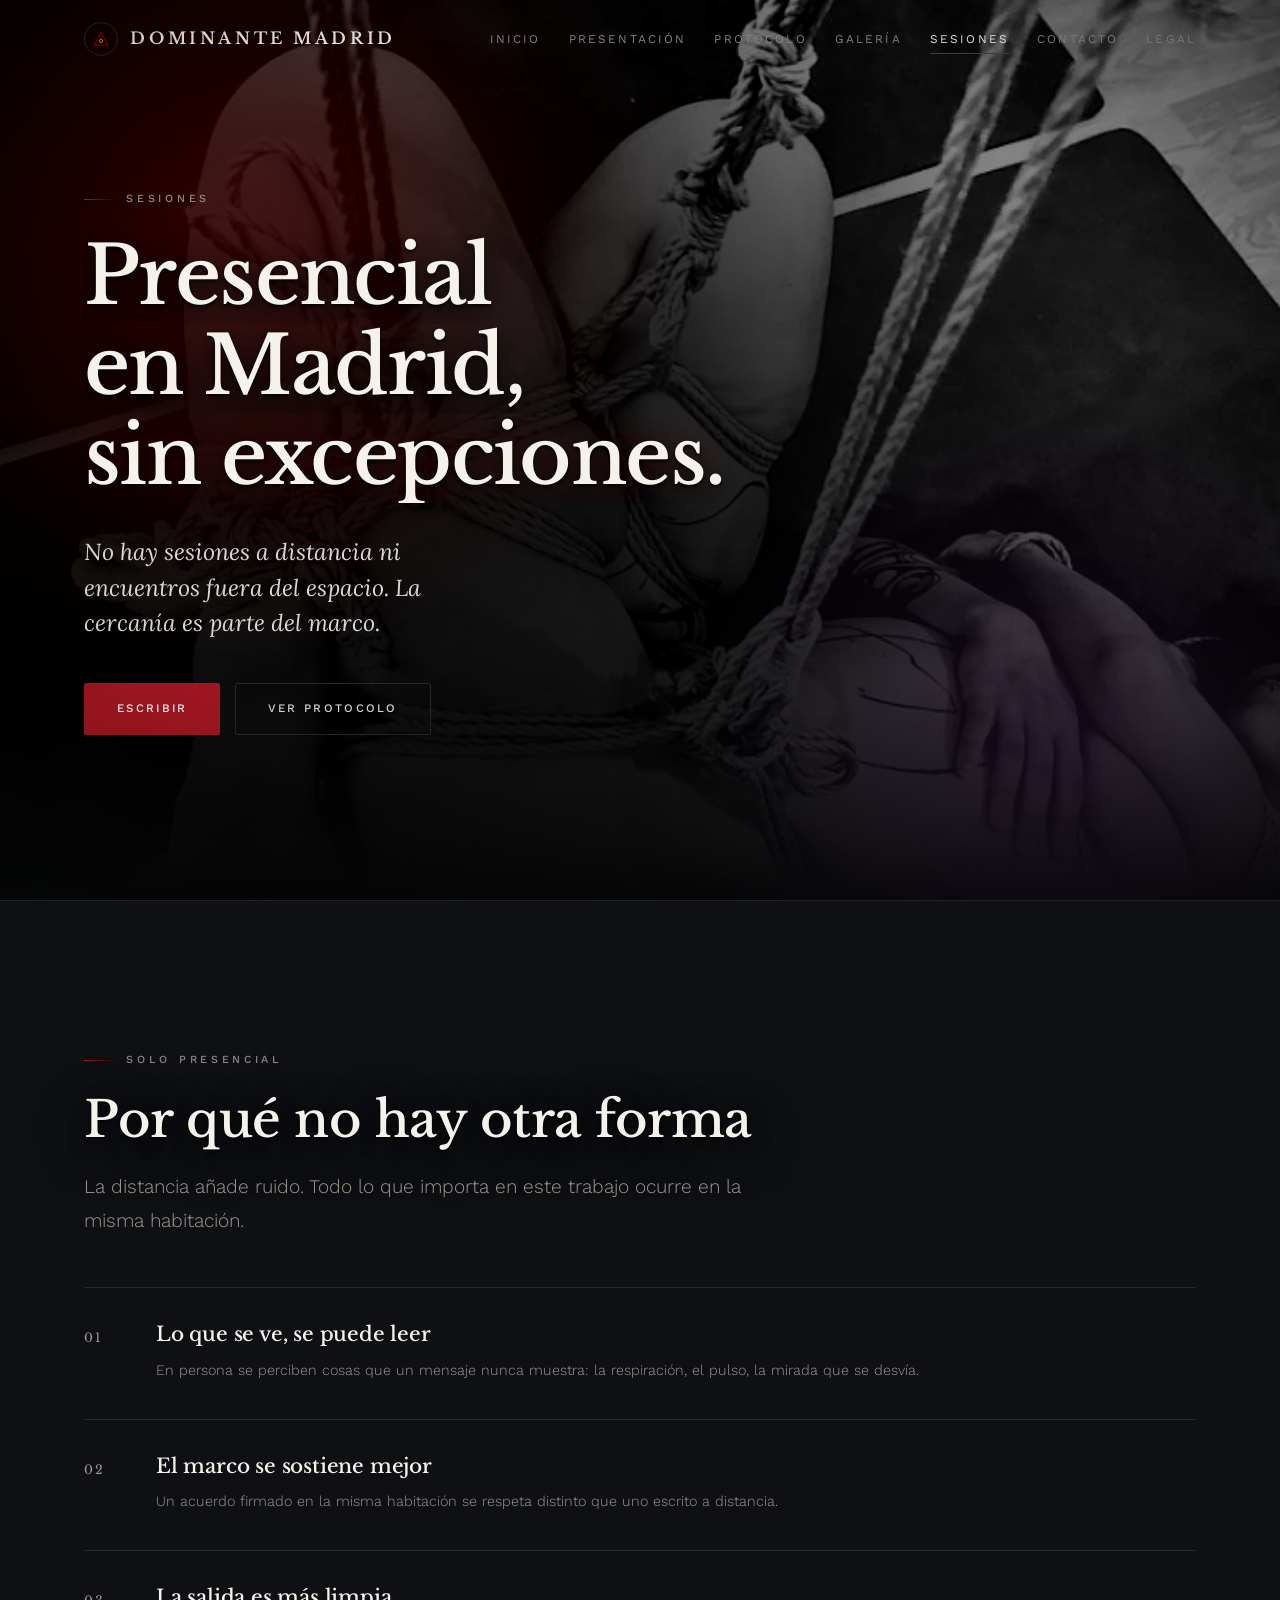
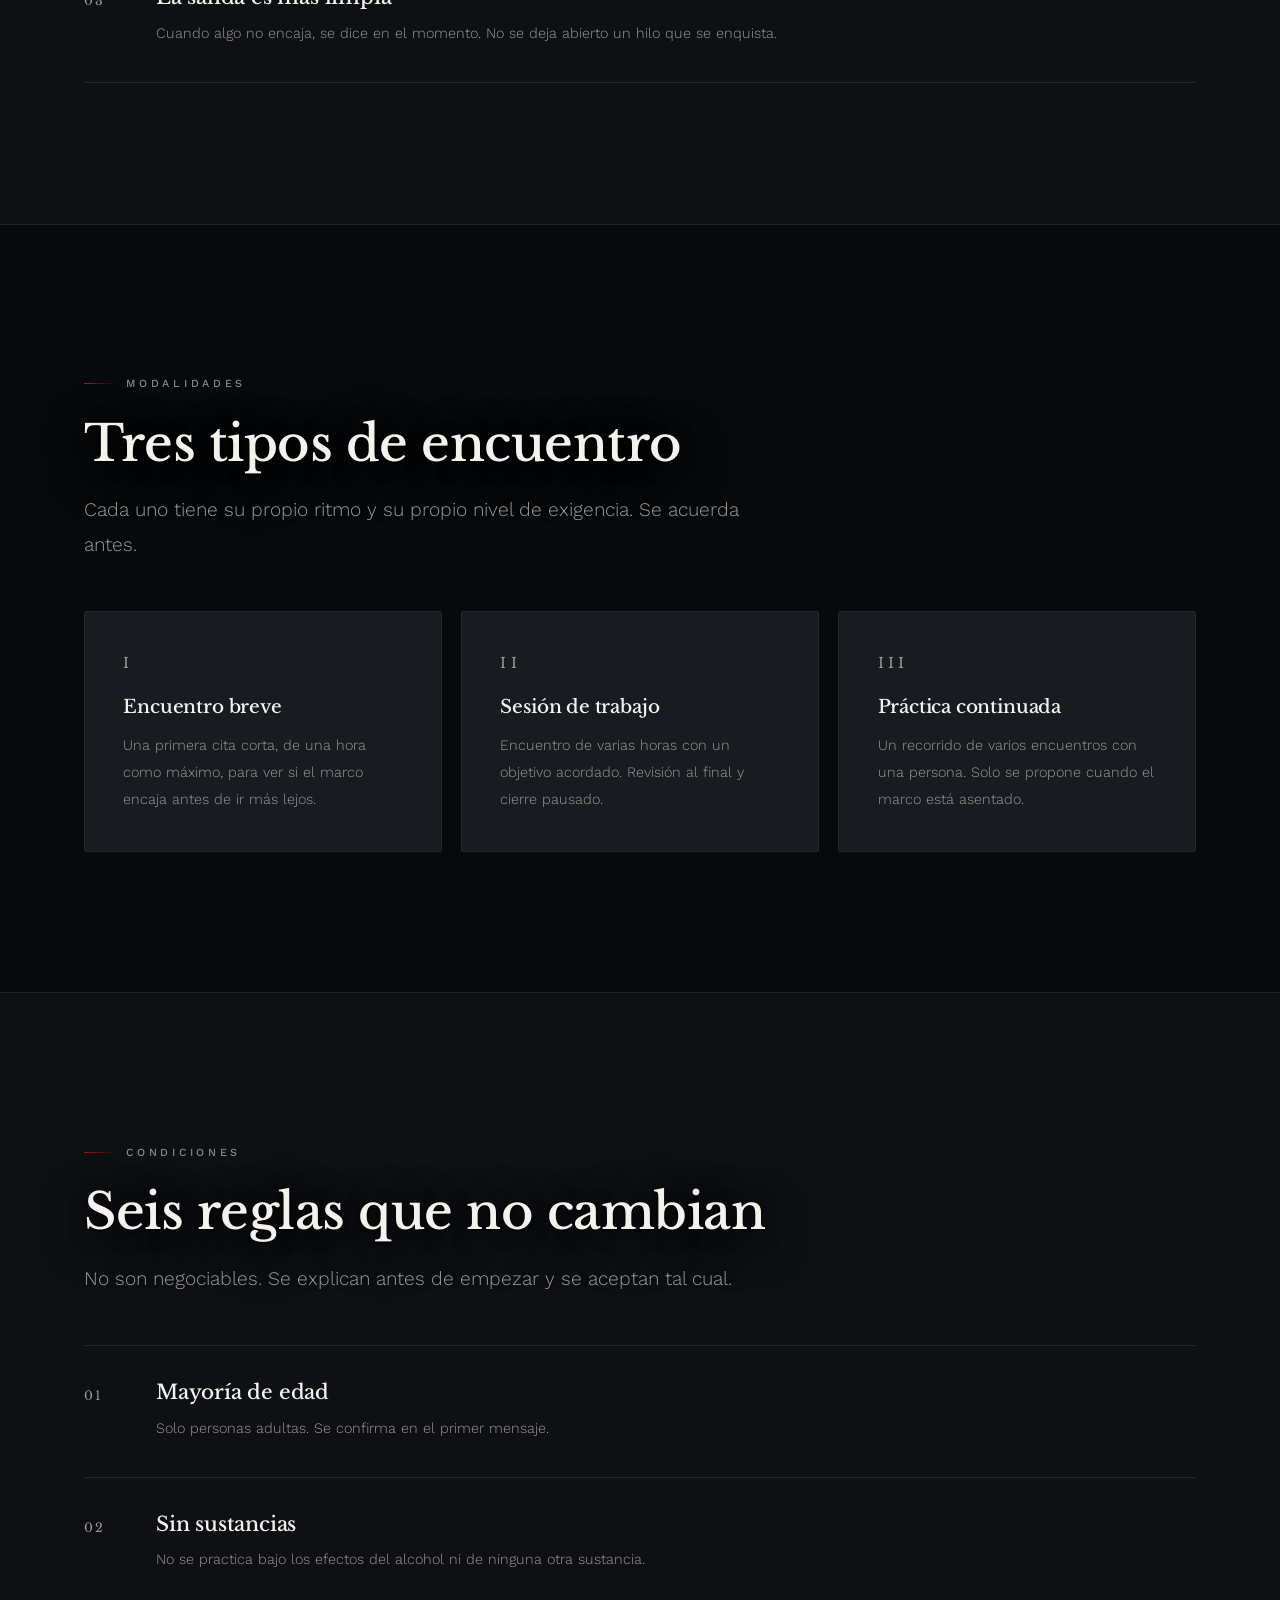
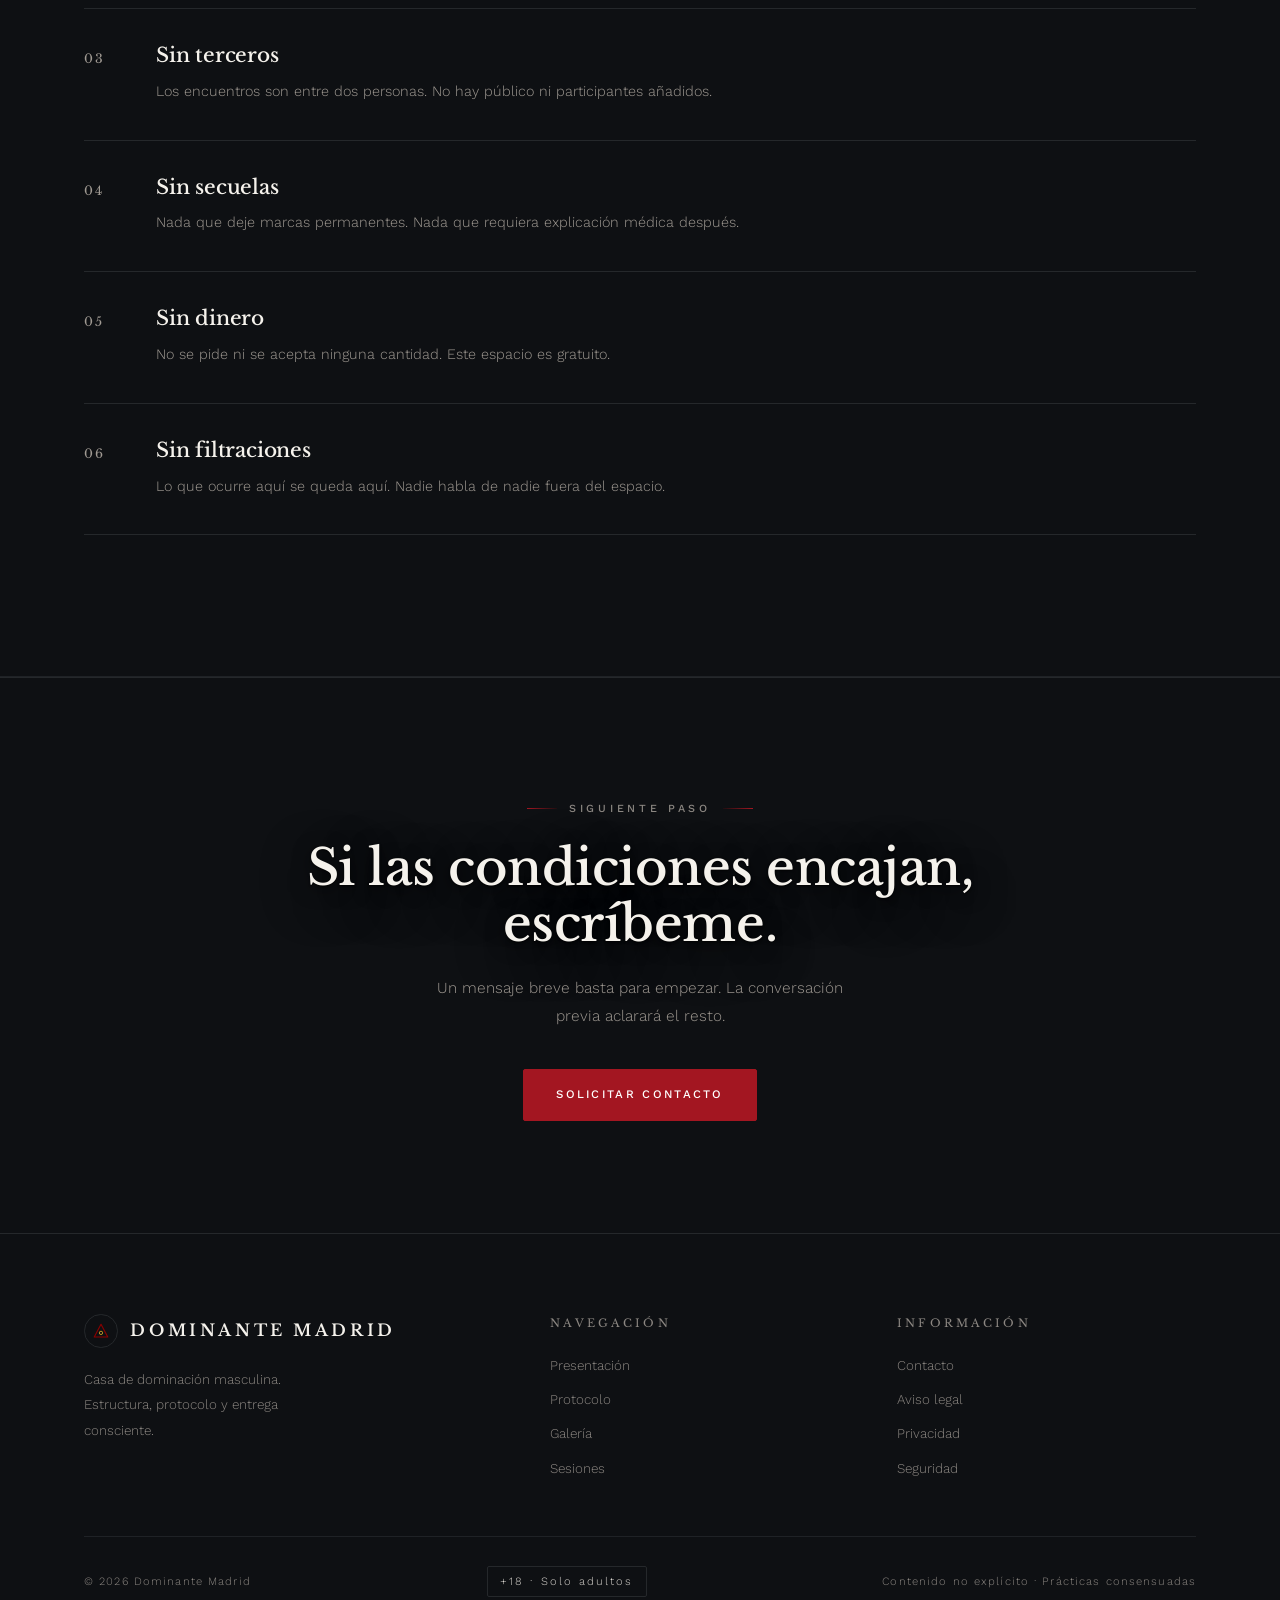
<file: sesiones.html>
<!doctype html>
<html lang="es">
<head>
<meta charset="utf-8">
<meta name="viewport" content="width=device-width, initial-scale=1">
<title>Sesiones · Amo dominante Madrid</title>
<meta name="description" content="Cómo se desarrollan las sesiones en esta casa de dominación masculina en Madrid: solo presencial, marco acordado y condiciones que no se negocian">
<meta name="author" content="Dominante Madrid">
<meta name="keywords" content="bdsmamodominante, bdsmamodominante Madrid, Dominante Madrid, Amo dominante Madrid, dominación masculina, amo dominante, dominación Madrid, BDSM Madrid, sumisión, protocolo BDSM, dominación consensuada, sadomasoquismo">
<meta name="robots" content="index, follow, max-image-preview:large, max-snippet:-1, max-video-preview:-1">
<meta name="googlebot" content="index, follow, max-image-preview:large">
<meta name="rating" content="adult">
<meta name="language" content="Spanish">
<meta http-equiv="content-language" content="es-ES">
<meta name="theme-color" content="#000000">
<link rel="canonical" href="%%BASE_URL%%">
<meta property="og:type" content="website">
<meta property="og:site_name" content="Dominante Madrid">
<meta property="og:locale" content="es_ES">
<meta property="og:title" content="Sesiones · Amo dominante Madrid">
<meta property="og:description" content="Cómo se desarrollan las sesiones en esta casa de dominación masculina en Madrid: solo presencial, marco acordado y condiciones que no se negocian">
<meta property="og:url" content="%%BASE_URL%%">
<meta property="og:image" content="%%BASE_URL%%">
<meta property="og:image:alt" content="Sesiones · Amo dominante Madrid">
<meta property="og:image:width" content="1200">
<meta property="og:image:height" content="630">
<meta name="twitter:image" content="%%BASE_URL%%">
<meta name="twitter:image:alt" content="Sesiones · Amo dominante Madrid">
<meta name="twitter:card" content="summary_large_image">
<meta name="twitter:title" content="Sesiones · Amo dominante Madrid">
<meta name="twitter:description" content="Cómo se desarrollan las sesiones en esta casa de dominación masculina en Madrid: solo presencial, marco acordado y condiciones que no se negocian">
<link rel="icon" href="data:image/svg+xml,%3Csvg xmlns='http://www.w3.org/2000/svg' viewBox='0 0 32 32'%3E%3Crect width='32' height='32' fill='%23000'/%3E%3Cpath d='M16 6 L26 26 L6 26 Z' fill='none' stroke='%238B0000' stroke-width='2'/%3E%3Ccircle cx='16' cy='20' r='2.5' fill='%23C9A227'/%3E%3C/svg%3E">
<link rel="manifest" href="manifest.json">
<link rel="apple-touch-icon" href="assets/images/apple-touch-icon.png">
<link rel="preconnect" href="https://fonts.googleapis.com">
<link rel="preconnect" href="https://fonts.gstatic.com" crossorigin>
<link rel="preload" as="style" href="https://fonts.googleapis.com/css2?family=Libre+Baskerville:wght@400;500;600&amp;family=Lora:ital,wght@0,300;1,300&amp;family=Work+Sans:wght@300;400;500;600&amp;display=swap">
<link rel="stylesheet" href="https://fonts.googleapis.com/css2?family=Libre+Baskerville:wght@400;500;600&amp;family=Lora:ital,wght@0,300;1,300&amp;family=Work+Sans:wght@300;400;500;600&amp;display=swap">
<link rel="stylesheet" href="styles.css">
<script type="application/ld+json">{"@context":"https://schema.org","@graph":[{"@type":"WebSite","@id":"%%BASE_URL%%","url":"%%BASE_URL%%","name":"Dominante Madrid","description":"Cómo se desarrollan las sesiones en esta casa de dominación masculina en Madrid: solo presencial, marco acordado y condiciones que no se negocian","inLanguage":"es-ES","publisher":{"@id":"%%BASE_URL%%"}},{"@type":"Organization","@id":"%%BASE_URL%%","name":"Dominante Madrid","url":"%%BASE_URL%%","description":"Cómo se desarrollan las sesiones en esta casa de dominación masculina en Madrid: solo presencial, marco acordado y condiciones que no se negocian"},{"@type":"LocalBusiness","@id":"%%BASE_URL%%","name":"Dominante Madrid","url":"%%BASE_URL%%","description":"Cómo se desarrollan las sesiones en esta casa de dominación masculina en Madrid: solo presencial, marco acordado y condiciones que no se negocian","areaServed":{"@type":"City","name":"Madrid"},"address":{"@type":"PostalAddress","addressLocality":"Madrid","addressCountry":"ES"},"priceRange":"Gratuito","knowsLanguage":["es-ES"]},{"@type":"BreadcrumbList","itemListElement":[{"@type":"ListItem","position":1,"name":"Inicio","item":"%%BASE_URL%%"},{"@type":"ListItem","position":2,"name":"Sesiones · Amo dominante Madrid","item":"%%BASE_URL%%"}]}]}</script>
</head>
<body>
<a class="skip-link" href="#main">Saltar al contenido</a>

<header class="site-header">
  <div class="wrap">
    <div class="header-inner">
      <a href="index.html" class="brand" aria-label="Dominante Madrid · Inicio">
        <span class="brand-mark"><svg width="18" height="18" viewBox="0 0 24 24" fill="none" aria-hidden="true"><path d="M12 3 L21 20 L3 20 Z" stroke="#8B0000" stroke-width="1.5" stroke-linejoin="round"/><circle cx="12" cy="14.5" r="2.2" stroke="#C9A227" stroke-width="1.2"/></svg></span>
        <span class="brand-name">Dominante Madrid</span>
      </a>
      <nav class="nav" aria-label="Navegación principal">
        <a href="index.html">Inicio</a><a href="presentacion.html">Presentación</a><a href="protocolo.html">Protocolo</a><a href="galeria.html">Galería</a><a href="sesiones.html" aria-current="page">Sesiones</a><a href="contacto.html">Contacto</a><a href="legal.html">Legal</a>
      </nav>
      <button class="menu-btn" aria-label="Abrir menú" aria-expanded="false" aria-controls="drawer">
        <svg width="18" height="18" viewBox="0 0 24 24" fill="none" stroke="#B8B2AC" stroke-width="1.6" stroke-linecap="round" aria-hidden="true"><line x1="3" y1="7" x2="21" y2="7"/><line x1="3" y1="12" x2="21" y2="12"/><line x1="3" y1="17" x2="21" y2="17"/></svg>
      </button>
    </div>
  </div>
</header>

<div class="drawer" id="drawer" aria-hidden="true">
  <div class="drawer-top">
    <span class="brand-name">Dominante Madrid</span>
    <button id="drawerClose" class="menu-btn" aria-label="Cerrar menú"><svg width="16" height="16" viewBox="0 0 24 24" fill="none" stroke="#B8B2AC" stroke-width="1.6" stroke-linecap="round" aria-hidden="true"><line x1="5" y1="5" x2="19" y2="19"/><line x1="19" y1="5" x2="5" y2="19"/></svg></button>
  </div>
  <nav class="drawer-nav" aria-label="Navegación móvil">
    <a href="index.html">Inicio</a><a href="presentacion.html">Presentación</a><a href="protocolo.html">Protocolo</a><a href="galeria.html">Galería</a><a href="sesiones.html" aria-current="page">Sesiones</a><a href="contacto.html">Contacto</a><a href="legal.html">Legal</a>
  </nav>
  <div class="drawer-foot">Contenido para mayores de 18 años<br>Consentimiento · Límites · Seguridad</div>
</div>

<main id="main">
<section class="hero"><div class="hero-bg"><picture><source type="image/webp" srcset="assets/images/suspension-art-480.webp 480w, assets/images/suspension-art-800.webp 800w" sizes="(min-width: 900px) 50vw, 100vw"><img src="assets/images/suspension-art-800.jpg" srcset="assets/images/suspension-art-480.jpg 480w, assets/images/suspension-art-800.jpg 800w" sizes="(min-width: 900px) 50vw, 100vw" alt="" fetchpriority="high" decoding="async" width="709" height="692"></picture></div><div class="aura" aria-hidden="true"></div><div class="wrap hero-inner"><div style="max-width:44rem"><span class="eyebrow">Sesiones</span><h1 class="hero-title"><span class="mask"><span>Presencial</span></span><span class="mask"><span>en Madrid,</span></span><span class="mask"><span><em>sin excepciones.</em></span></span></h1><p class="hero-sub">No hay sesiones a distancia ni encuentros fuera del espacio. La cercanía es parte del marco.</p><div class="hero-actions"><a href="contacto.html" class="btn btn-primary">Escribir</a><a href="protocolo.html" class="btn btn-ghost">Ver protocolo</a></div></div></div></section>
<section class="section" style="background:var(--ink);border-block:1px solid var(--line-soft)"><div class="wrap"><div class="sec-head reveal"><span class="eyebrow">Solo presencial</span><h2 class="title-lg">Por qué no hay otra forma</h2><p class="lede">La distancia añade ruido. Todo lo que importa en este trabajo ocurre en la misma habitación.</p></div><div class="req-list"><div class="req-item reveal" data-delay="0"><span class="req-num">01</span><div><h3>Lo que se ve, se puede leer</h3><p>En persona se perciben cosas que un mensaje nunca muestra: la respiración, el pulso, la mirada que se desvía.</p></div></div><div class="req-item reveal" data-delay="1"><span class="req-num">02</span><div><h3>El marco se sostiene mejor</h3><p>Un acuerdo firmado en la misma habitación se respeta distinto que uno escrito a distancia.</p></div></div><div class="req-item reveal" data-delay="2"><span class="req-num">03</span><div><h3>La salida es más limpia</h3><p>Cuando algo no encaja, se dice en el momento. No se deja abierto un hilo que se enquista.</p></div></div></div></div></section>
<section class="section"><div class="wrap"><div class="sec-head reveal"><span class="eyebrow">Modalidades</span><h2 class="title-lg">Tres tipos de encuentro</h2><p class="lede">Cada uno tiene su propio ritmo y su propio nivel de exigencia. Se acuerda antes.</p></div><div class="grid-3"><article class="card reveal" data-delay="0"><p class="card-num">I</p><h3>Encuentro breve</h3><p>Una primera cita corta, de una hora como máximo, para ver si el marco encaja antes de ir más lejos.</p></article><article class="card reveal" data-delay="1"><p class="card-num">II</p><h3>Sesión de trabajo</h3><p>Encuentro de varias horas con un objetivo acordado. Revisión al final y cierre pausado.</p></article><article class="card reveal" data-delay="2"><p class="card-num">III</p><h3>Práctica continuada</h3><p>Un recorrido de varios encuentros con una persona. Solo se propone cuando el marco está asentado.</p></article></div></div></section>
<section class="section" style="background:var(--ink);border-block:1px solid var(--line-soft)"><div class="wrap"><div class="sec-head reveal"><span class="eyebrow">Condiciones</span><h2 class="title-lg">Seis reglas que no cambian</h2><p class="lede">No son negociables. Se explican antes de empezar y se aceptan tal cual.</p></div><div class="req-list"><div class="req-item reveal" data-delay="0"><span class="req-num">01</span><div><h3>Mayoría de edad</h3><p>Solo personas adultas. Se confirma en el primer mensaje.</p></div></div><div class="req-item reveal" data-delay="1"><span class="req-num">02</span><div><h3>Sin sustancias</h3><p>No se practica bajo los efectos del alcohol ni de ninguna otra sustancia.</p></div></div><div class="req-item reveal" data-delay="2"><span class="req-num">03</span><div><h3>Sin terceros</h3><p>Los encuentros son entre dos personas. No hay público ni participantes añadidos.</p></div></div><div class="req-item reveal" data-delay="3"><span class="req-num">04</span><div><h3>Sin secuelas</h3><p>Nada que deje marcas permanentes. Nada que requiera explicación médica después.</p></div></div><div class="req-item reveal" data-delay="4"><span class="req-num">05</span><div><h3>Sin dinero</h3><p>No se pide ni se acepta ninguna cantidad. Este espacio es gratuito.</p></div></div><div class="req-item reveal" data-delay="4"><span class="req-num">06</span><div><h3>Sin filtraciones</h3><p>Lo que ocurre aquí se queda aquí. Nadie habla de nadie fuera del espacio.</p></div></div></div></div></section>
<section class="cta-band"><div class="wrap"><div class="reveal"><span class="eyebrow is-centered">Siguiente paso</span><h2 class="title-lg">Si las condiciones encajan, escríbeme.</h2><p>Un mensaje breve basta para empezar. La conversación previa aclarará el resto.</p><a href="contacto.html" class="btn btn-primary">Solicitar contacto</a></div></div></section></main>

<footer class="site-footer">
  <div class="wrap">
    <div class="footer-grid">
      <div>
        <a href="index.html" class="brand" style="margin-bottom:1.2rem">
          <span class="brand-mark"><svg width="18" height="18" viewBox="0 0 24 24" fill="none" aria-hidden="true"><path d="M12 3 L21 20 L3 20 Z" stroke="#8B0000" stroke-width="1.5" stroke-linejoin="round"/><circle cx="12" cy="14.5" r="2.2" stroke="#C9A227" stroke-width="1.2"/></svg></span>
          <span class="brand-name">Dominante Madrid</span>
        </a>
        <p style="font-size:.84rem;line-height:1.9;color:var(--mute);max-width:30ch">
          Casa de dominación masculina. Estructura, protocolo y entrega consciente.
        </p>
      </div>
      <div>
        <p class="footer-title">Navegación</p>
        <div class="footer-links"><a href="presentacion.html">Presentación</a><a href="protocolo.html">Protocolo</a><a href="galeria.html">Galería</a><a href="sesiones.html">Sesiones</a></div>
      </div>
      <div>
        <p class="footer-title">Información</p>
        <div class="footer-links">
          <a href="contacto.html">Contacto</a>
          <a href="legal.html">Aviso legal</a>
          <a href="legal.html#privacidad">Privacidad</a>
          <a href="legal.html#seguridad">Seguridad</a>
        </div>
      </div>
    </div>
    <div class="footer-legal">
      <span>© <span data-year>2026</span> Dominante Madrid</span>
      <span class="adult-badge">+18 · Solo adultos</span>
      <span>Contenido no explícito · Prácticas consensuadas</span>
    </div>
  </div>
</footer>

<div class="lightbox" id="lightbox" aria-hidden="true" role="dialog" aria-modal="true" aria-label="Imagen ampliada">
  <button class="lightbox-close" id="lightboxClose" aria-label="Cerrar imagen"><svg width="16" height="16" viewBox="0 0 24 24" fill="none" stroke="#B8B2AC" stroke-width="1.6" stroke-linecap="round" aria-hidden="true"><line x1="5" y1="5" x2="19" y2="19"/><line x1="19" y1="5" x2="5" y2="19"/></svg></button>
  <img id="lightboxImg" alt="">
</div>

<script src="main.js" defer></script>
</body>
</html>
</file>
<file: styles.css>
/* ==========================================================================
   EDITORIAL · Hoja de estilos compartida
   --------------------------------------------------------------------------
   Sin frameworks, sin build step. Orden: tokens → base → utilidades →
   cabecera → pie → componentes → atmósfera → páginas → accesibilidad.
   ========================================================================== */

/* ---------- 1 · TOKENS ---------- */
:root{
  /* Superficies — las sobrescribe el generador según la paleta */
  --void:      #000000;
  --ink:       #080808;
  --carbon:    #0D0D0D;
  --charcoal:  #141414;
  --line:      #1E1E1E;
  --line-soft: #171717;

  /* Acentos */
  --blood:     #8B0000;
  --gold:      #C9A227;

  /* Texto — medidos sobre --ink #080808. NO cambiar sin volver a medir. */
  --bone:      #E8E4DE;   /* 15.82:1  AAA */
  --ash:       #B8B2AC;   /*  9.54:1  AAA */
  --smoke:     #A9A4A0;   /*  8.11:1  AAA */
  --dust:      #9C9792;   /*  6.92:1  AA  */
  --mute:      #8F8A85;   /*  5.86:1  AA  */
  --faint:     #8C8782;   /*  5.18:1  AA  ← mínimo absoluto para texto */

  /* Tipografía — las sobrescribe el generador según la combinación elegida */
  --font-display: 'Cinzel', 'Times New Roman', serif;
  --font-quote:   'Cormorant Garamond', Georgia, serif;
  --font-body:    'Montserrat', system-ui, -apple-system, sans-serif;

  --gutter: clamp(1.25rem, 5vw, 5rem);
  --section-y: clamp(4.5rem, 11vw, 9rem);
  --max-w: 1240px;
  --ease-out: cubic-bezier(.16, 1, .3, 1);
  --ease-in-out: cubic-bezier(.65, 0, .35, 1);
  --dur: .6s;
}

/* ---------- 2 · BASE ---------- */
*, *::before, *::after{ box-sizing: border-box; }

html{
  scroll-behavior: smooth;
  scroll-padding-top: 6rem;
  -webkit-text-size-adjust: 100%;
  text-size-adjust: 100%;
  background: var(--void);
}

body{
  margin: 0;
  min-height: 100vh;
  background: var(--void);
  color: var(--bone);
  font-family: var(--font-body);
  font-size: 16px;
  font-weight: 300;
  line-height: 1.7;
  overflow-x: hidden;
  -webkit-font-smoothing: antialiased;
  -moz-osx-font-smoothing: grayscale;
  text-rendering: optimizeLegibility;
}

img, svg, video{ display: block; max-width: 100%; height: auto; }
img{ background-color: var(--carbon); }
picture{ display: block; }

a{ color: inherit; text-decoration: none; }
button{ font: inherit; color: inherit; background: none; border: 0; cursor: pointer; }
ul, ol{ margin: 0; padding: 0; list-style: none; }
p{ margin: 0; }

h1, h2, h3, h4{
  font-family: var(--font-display);
  font-weight: 500;
  line-height: 1.12;
  margin: 0;
  letter-spacing: -.01em;
}

strong{ font-weight: 600; color: var(--bone); }

::selection{ background: var(--blood); color: #fff; }

::-webkit-scrollbar{ width: 10px; }
::-webkit-scrollbar-track{ background: var(--void); }
::-webkit-scrollbar-thumb{ background: #241014; border-radius: 5px; }
::-webkit-scrollbar-thumb:hover{ background: var(--blood); }

:focus-visible{
  outline: 2px solid var(--gold);
  outline-offset: 4px;
  border-radius: 2px;
}

/* ---------- 3 · UTILIDADES ---------- */
.wrap{
  width: 100%;
  max-width: var(--max-w);
  margin-inline: auto;
  padding-inline: var(--gutter);
}

.section{ position: relative; padding-block: var(--section-y); }

.divider{
  height: 1px;
  border: 0;
  margin: 0;
  background: linear-gradient(90deg, transparent, var(--line), transparent);
}

.sr-only{
  position: absolute;
  width: 1px; height: 1px;
  padding: 0; margin: -1px;
  overflow: hidden;
  clip: rect(0 0 0 0);
  white-space: nowrap;
  border: 0;
}

.skip-link{
  position: absolute;
  top: -100px; left: 1rem;
  z-index: 999;
  padding: .75rem 1.5rem;
  background: var(--blood);
  color: #fff;
  font-size: .8rem;
  letter-spacing: .1em;
  text-transform: uppercase;
  transition: top .2s;
}
.skip-link:focus{ top: 1rem; }

/* Escala tipográfica */
.title-xl{ font-size: clamp(2.4rem, 7vw, 5rem);  font-weight: 500; }
.title-lg{ font-size: clamp(1.9rem, 4.5vw, 3.1rem); }
.title-md{ font-size: clamp(1.4rem, 2.6vw, 1.9rem); }

.lede{
  font-size: clamp(1rem, 1.6vw, 1.2rem);
  font-weight: 300;
  line-height: 1.8;
  color: var(--dust);
  max-width: 62ch;
}

.quote{
  font-family: var(--font-quote);
  font-style: italic;
  font-weight: 300;
  line-height: 1.42;
}

/* Antetítulo con filete ornamental */
.eyebrow{
  display: inline-flex;
  align-items: center;
  gap: .75rem;
  font-size: .68rem;
  font-weight: 500;
  letter-spacing: .34em;
  text-transform: uppercase;
  color: var(--faint);
}
.eyebrow::before{
  content: "";
  width: 1.9rem;
  height: 1px;
  flex-shrink: 0;
  background: linear-gradient(90deg, var(--blood), rgba(139, 0, 0, .15));
}
.eyebrow.is-centered{ justify-content: center; }
.eyebrow.is-centered::after{
  content: "";
  width: 1.9rem;
  height: 1px;
  flex-shrink: 0;
  background: linear-gradient(90deg, rgba(139, 0, 0, .15), var(--blood));
}

/* Halo de títulos — tres capas, obligatorio */
.title-xl, .title-lg, .title-md, .hero-title{
  text-shadow:
    0 1px 2px rgba(0, 0, 0, .85),
    0 4px 18px rgba(0, 0, 0, .70),
    0 12px 48px rgba(0, 0, 0, .55);
}
.hero-title{
  text-shadow:
    0 2px 4px rgba(0, 0, 0, .92),
    0 8px 28px rgba(0, 0, 0, .85),
    0 18px 70px rgba(0, 0, 0, .75);
}
.hero-title em, .title-xl em, .title-lg em{
  font-style: normal;
  /* White, never red: red is a structural accent only, never text. */
  color: var(--bone);
  text-shadow:
    0 2px 4px rgba(0, 0, 0, .9),
    0 8px 28px rgba(0, 0, 0, .8),
    0 0 42px rgba(139, 0, 0, .55),
    0 0 90px rgba(139, 0, 0, .28);
}

/* Revelado por scroll */
.reveal{
  opacity: 0;
  transform: translate3d(0, 26px, 0);
  transition: opacity .9s var(--ease-out), transform .9s var(--ease-out);
}
.reveal.is-in{ opacity: 1; transform: none; }

/* ---------- 4 · CABECERA ---------- */
.site-header{
  position: fixed;
  top: 0; left: 0; right: 0;
  z-index: 100;
  padding-block: 1.4rem;
  transition: padding .4s var(--ease-out), background .4s, border-color .4s;
  border-bottom: 1px solid transparent;
}
.site-header.is-stuck{
  padding-block: .8rem;
  background: rgba(0, 0, 0, .82);
  backdrop-filter: blur(14px);
  -webkit-backdrop-filter: blur(14px);
  border-bottom-color: var(--line);
}
.header-inner{
  display: flex;
  align-items: center;
  justify-content: space-between;
  gap: 1.5rem;
}

.brand{ display: inline-flex; align-items: center; gap: .8rem; flex-shrink: 0; }
.brand-mark{
  display: grid;
  place-items: center;
  width: 2.1rem; height: 2.1rem;
  border: 1px solid var(--line);
  border-radius: 50%;
  transition: border-color .4s, transform .6s var(--ease-out);
}
.brand:hover .brand-mark{
  border-color: var(--blood);
  transform: rotate(180deg);
}
.brand-name{
  font-family: var(--font-display);
  font-size: 1.02rem;
  font-weight: 600;
  letter-spacing: .22em;
  text-transform: uppercase;
  color: var(--bone);
}

.nav{ display: none; align-items: center; gap: clamp(1rem, 2.2vw, 2.1rem); }
.nav a{
  position: relative;
  font-size: .74rem;
  font-weight: 400;
  letter-spacing: .18em;
  text-transform: uppercase;
  color: var(--mute);
  transition: color .3s;
  padding-block: .3rem;
}
.nav a::after{
  content: "";
  position: absolute;
  left: 0; bottom: 0;
  width: 0; height: 1px;
  background: var(--blood);
  transition: width .4s var(--ease-out);
}
.nav a:hover{ color: var(--bone); }
.nav a:hover::after,
.nav a[aria-current="page"]::after{ width: 100%; }
.nav a[aria-current="page"]{ color: var(--bone); }
@media (min-width: 900px){ .nav{ display: flex; } }

.menu-btn{
  display: grid;
  place-items: center;
  width: 2.6rem; height: 2.6rem;
  border: 1px solid var(--line);
  border-radius: 50%;
  transition: border-color .3s;
}
.menu-btn:hover{ border-color: var(--blood); }
@media (min-width: 900px){ .menu-btn{ display: none; } }

/* Cajón móvil */
.drawer{
  position: fixed;
  inset: 0;
  z-index: 200;
  background: rgba(0, 0, 0, .97);
  backdrop-filter: blur(20px);
  -webkit-backdrop-filter: blur(20px);
  display: flex;
  flex-direction: column;
  padding: 1.4rem var(--gutter) 2.5rem;
  opacity: 0;
  visibility: hidden;
  transition: opacity .4s var(--ease-out), visibility .4s;
}
.drawer.is-open{ opacity: 1; visibility: visible; }
.drawer-top{
  display: flex;
  align-items: center;
  justify-content: space-between;
  padding-bottom: 2rem;
  border-bottom: 1px solid var(--line);
}
.drawer-nav{
  display: flex;
  flex-direction: column;
  gap: 1.5rem;
  margin-top: 3rem;
  flex: 1;
}
.drawer-nav a{
  font-family: var(--font-display);
  font-size: 1.5rem;
  color: var(--ash);
  transition: color .3s, padding-left .3s;
}
.drawer-nav a:hover,
.drawer-nav a[aria-current="page"]{ color: var(--bone); }
.drawer-nav a:hover{ padding-left: .5rem; }
.drawer-foot{
  font-size: .68rem;
  letter-spacing: .18em;
  text-transform: uppercase;
  color: var(--faint);
  line-height: 2;
  padding-top: 1.5rem;
  border-top: 1px solid var(--line);
}

/* ---------- 5 · PIE ---------- */
.site-footer{
  border-top: 1px solid var(--line);
  padding-block: clamp(3rem, 7vw, 5rem) 2rem;
  background: var(--ink);
}
.footer-grid{ display: grid; gap: 3rem; grid-template-columns: 1fr; }
@media (min-width: 760px){ .footer-grid{ grid-template-columns: 1.4fr 1fr 1fr; } }
.footer-title{
  font-family: var(--font-display);
  font-size: .7rem;
  letter-spacing: .28em;
  text-transform: uppercase;
  color: var(--faint);
  margin-bottom: 1.4rem;
}
.footer-links{ display: flex; flex-direction: column; gap: .7rem; }
.footer-links a{
  font-size: .84rem;
  color: var(--mute);
  transition: color .3s, padding-left .3s;
}
.footer-links a:hover{ color: var(--bone); padding-left: .3rem; }
.footer-legal{
  display: flex;
  flex-wrap: wrap;
  gap: 1rem 2rem;
  align-items: center;
  justify-content: space-between;
  margin-top: 3.5rem;
  padding-top: 1.8rem;
  border-top: 1px solid var(--line-soft);
  font-size: .7rem;
  letter-spacing: .1em;
  color: var(--faint);
}
.adult-badge{
  padding: .3rem .8rem;
  border: 1px solid var(--line);
  border-radius: 2px;
  color: var(--ash);
  letter-spacing: .18em;
}

/* ---------- 6 · COMPONENTES ---------- */
.btn{
  display: inline-flex;
  align-items: center;
  justify-content: center;
  gap: .6rem;
  padding: .95rem 2rem;
  font-size: .72rem;
  font-weight: 500;
  letter-spacing: .2em;
  text-transform: uppercase;
  border: 1px solid transparent;
  border-radius: 2px;
  transition: background .35s, color .35s, border-color .35s, transform .35s var(--ease-out);
  cursor: pointer;
}
.btn-primary{
  background: var(--blood);
  color: #fff;
  border-color: var(--blood);
}
.btn-primary:hover{
  background: transparent;
  color: var(--bone);
  border-color: var(--blood);
  transform: translateY(-2px);
}
.btn-ghost{
  background: transparent;
  color: var(--ash);
  border-color: var(--line);
}
.btn-ghost:hover{
  color: var(--bone);
  border-color: var(--ash);
  transform: translateY(-2px);
}
.btn-gold{
  background: transparent;
  color: var(--gold);
  border-color: rgba(201, 162, 39, .45);
}
.btn-gold:hover{
  background: rgba(201, 162, 39, .1);
  border-color: var(--gold);
}
.btn[disabled]{ opacity: .45; cursor: not-allowed; transform: none; }

.card{
  position: relative;
  padding: clamp(1.6rem, 3vw, 2.4rem);
  background: var(--carbon);
  border: 1px solid var(--line);
  border-radius: 2px;
  transition: border-color .4s, transform .5s var(--ease-out), background .4s;
}
.card:hover{
  border-color: rgba(139, 0, 0, .55);
  transform: translateY(-4px);
  background: var(--charcoal);
}
.card-num{
  font-family: var(--font-display);
  font-size: .78rem;
  letter-spacing: .3em;
  /* White, never red. */
  color: var(--dust);
  margin-bottom: 1.3rem;
}
.card h3{ font-size: 1.15rem; margin-bottom: .9rem; color: var(--bone); }
.card p{ font-size: .9rem; line-height: 1.85; color: var(--dust); }

.page-hero{
  position: relative;
  padding-top: clamp(8rem, 16vw, 12rem);
  padding-bottom: clamp(3rem, 7vw, 5rem);
  overflow: hidden;
  isolation: isolate;
}
.page-hero > *{ position: relative; }

.notice{
  padding: 1.5rem 1.8rem;
  border-left: 2px solid var(--blood);
  background: var(--carbon);
  font-size: .92rem;
  line-height: 1.85;
  color: var(--dust);
  border-radius: 2px;
}
.notice strong{ color: var(--bone); }

.accordion{ border-top: 1px solid var(--line); }
.accordion details{ border-bottom: 1px solid var(--line); }
.accordion summary{
  display: flex;
  align-items: center;
  justify-content: space-between;
  gap: 1.5rem;
  padding-block: 1.4rem;
  cursor: pointer;
  list-style: none;
  font-family: var(--font-display);
  font-size: 1.02rem;
  color: var(--ash);
  transition: color .3s;
}
.accordion summary::-webkit-details-marker{ display: none; }
.accordion summary::after{
  content: "+";
  font-family: var(--font-body);
  font-size: 1.2rem;
  /* White, never red. */
  color: var(--smoke);
  transition: transform .4s var(--ease-out);
  flex-shrink: 0;
}
.accordion details[open] summary::after{ transform: rotate(45deg); }
.accordion summary:hover{ color: #fff; }
.accordion .acc-body{
  padding-bottom: 1.6rem;
  font-size: .92rem;
  line-height: 1.9;
  color: var(--dust);
  max-width: 70ch;
}

.gallery{
  display: grid;
  gap: 1rem;
  grid-template-columns: repeat(2, 1fr);
  margin-top: 3rem;
}
@media (min-width: 860px){ .gallery{ grid-template-columns: repeat(4, 1fr); } }
.gallery figure{
  margin: 0;
  position: relative;
  overflow: hidden;
  border: 1px solid var(--line);
  border-radius: 3px;
  aspect-ratio: 4 / 5;
  cursor: zoom-in;
  background: var(--carbon);
}
.gallery img{
  width: 100%;
  height: 100%;
  object-fit: cover;
  filter: grayscale(.4) brightness(.8);
  transition: transform 1.2s var(--ease-out), filter .8s;
}
.gallery figure:hover img,
.gallery figure:focus-visible img{
  transform: scale(1.06);
  filter: grayscale(0) brightness(1);
}
.gallery figcaption{
  position: absolute;
  left: 0; right: 0; bottom: 0;
  padding: 2.5rem 1rem .9rem;
  font-size: .66rem;
  letter-spacing: .22em;
  text-transform: uppercase;
  color: var(--ash);
  background: linear-gradient(to top, rgba(0, 0, 0, .92), transparent);
}
/* One line of copy per photo. The caption is an overlay, so the note is
   pulled out of it and set below the frame: a paragraph inside the overlay
   would sit on top of the image. */
.gallery figure{ position: relative; }
.gallery .fig-note{
  position: absolute;
  top: 100%;
  left: 0; right: 0;
  margin: .7rem 0 0;
  padding: 0;
  font-size: .78rem;
  line-height: 1.6;
  letter-spacing: 0;
  text-transform: none;
  color: var(--dust);
  background: none;
}
.gallery figure:has(.fig-note){ margin-bottom: 4.2rem; }
.gallery figcaption .fig-note{
  position: static;
  display: block;
  margin: .45rem 0 0;
  padding: 0;
  font-size: .72rem;
  line-height: 1.5;
  letter-spacing: 0;
  text-transform: none;
  color: var(--dust);
  background: none;
}

.lightbox{
  position: fixed;
  inset: 0;
  z-index: 300;
  display: grid;
  place-items: center;
  padding: 4rem 1.5rem;
  background: rgba(0, 0, 0, .96);
  opacity: 0;
  visibility: hidden;
  transition: opacity .4s var(--ease-out), visibility .4s;
}
.lightbox.is-open{ opacity: 1; visibility: visible; }
.lightbox img{
  max-width: min(94vw, 1100px);
  max-height: 86vh;
  width: auto;
  object-fit: contain;
  border: 1px solid var(--line);
}
.lightbox-close{
  position: absolute;
  top: 1.5rem; right: 1.5rem;
  display: grid;
  place-items: center;
  width: 2.8rem; height: 2.8rem;
  border: 1px solid var(--line);
  border-radius: 50%;
  transition: border-color .3s;
}
.lightbox-close:hover{ border-color: var(--blood); }

.form-grid{ display: grid; gap: 1.6rem; grid-template-columns: 1fr; }
@media (min-width: 700px){ .form-grid{ grid-template-columns: 1fr 1fr; } }
.form-grid .span-2{ grid-column: 1 / -1; }
.field{ display: flex; flex-direction: column; gap: .55rem; }
.field label{
  font-size: .66rem;
  font-weight: 500;
  letter-spacing: .22em;
  text-transform: uppercase;
  color: var(--mute);
}
.field label .req{ color: var(--ash); }
.field input,
.field select,
.field textarea{
  width: 100%;
  padding: .95rem 1.1rem;
  background: var(--carbon);
  color: var(--bone);
  border: 1px solid var(--line);
  border-radius: 2px;
  font: inherit;
  font-size: 16px;
  font-weight: 300;
  transition: border-color .3s, background .3s;
}
.field textarea{ min-height: 130px; resize: vertical; }
.field input:focus,
.field select:focus,
.field textarea:focus{
  outline: none;
  border-color: var(--blood);
  background: var(--charcoal);
}
.field input::placeholder,
.field textarea::placeholder{ color: var(--faint); }
.field select{ appearance: none; cursor: pointer; }
.field input[readonly]{ color: var(--mute); cursor: default; }
.field input[aria-invalid="true"],
.field textarea[aria-invalid="true"],
.field select[aria-invalid="true"]{ border-color: #FF6B85; }
.field-error{ font-size: .72rem; color: #FF6B85; min-height: 1rem; }
.form-note{ font-size: .74rem; line-height: 1.8; color: var(--faint); }

.consent{
  display: flex;
  gap: .85rem;
  align-items: flex-start;
  margin-top: 1.8rem;
  font-size: .82rem;
  line-height: 1.75;
  color: var(--dust);
}
.consent input{ margin-top: .3rem; accent-color: var(--blood); flex-shrink: 0; }
.consent a{ color: var(--ash); border-bottom: 1px solid var(--line); }

.form-panel{
  padding: clamp(1.8rem, 4vw, 2.8rem);
  background: var(--ink);
  border: 1px solid var(--line);
  border-radius: 2px;
}
.form-head{ margin-bottom: 2.2rem; }
.form-head h2{ font-size: clamp(1.4rem, 2.6vw, 1.9rem); }
.form-head p{ margin-top: .8rem; font-size: .84rem; color: var(--faint); }
.form-status{
  margin-top: 1.4rem;
  font-size: .86rem;
  line-height: 1.7;
  color: var(--dust);
}
.form-status:empty{ display: none; }

/* ---------- 7 · ATMÓSFERA ---------- */
/* Grano: debe ser overlay. soft-light sobre negro puro no produce cambio. */
body::after{
  content: "";
  position: fixed;
  inset: 0;
  z-index: 9999;
  pointer-events: none;
  opacity: .10;
  mix-blend-mode: overlay;
  background-image: url("data:image/svg+xml,%3Csvg xmlns='http://www.w3.org/2000/svg' width='240' height='240'%3E%3Cfilter id='n'%3E%3CfeTurbulence type='fractalNoise' baseFrequency='.82' numOctaves='3' stitchTiles='stitch'/%3E%3CfeColorMatrix type='saturate' values='0'/%3E%3C/filter%3E%3Crect width='240' height='240' filter='url(%23n)'/%3E%3C/svg%3E");
  background-size: 240px 240px;
}

/* Viñeta */
body::before{
  content: "";
  position: fixed;
  inset: 0;
  z-index: 9998;
  pointer-events: none;
  background: radial-gradient(
    ellipse 120% 90% at 50% 45%,
    transparent 40%,
    rgba(0, 0, 0, .55) 100%
  );
}

/* Halo ambiental */
@keyframes breathe-a{
  0%, 100%{ opacity: .55; transform: scale(1) translate3d(0, 0, 0); }
  50%     { opacity: .95; transform: scale(1.12) translate3d(0, -2%, 0); }
}
@keyframes breathe-b{
  0%, 100%{ opacity: .40; transform: scale(1.06) translate3d(0, 0, 0); }
  50%     { opacity: .78; transform: scale(.94) translate3d(0, 2%, 0); }
}
.aura{ position: absolute; inset: 0; z-index: 0; pointer-events: none; overflow: hidden; }
.aura::before,
.aura::after{
  content: "";
  position: absolute;
  border-radius: 50%;
  filter: blur(70px);
}
.aura::before{
  width: 62vw; height: 62vw;
  max-width: 900px; max-height: 900px;
  top: -18%; left: -12%;
  background: radial-gradient(circle, rgba(139, 0, 0, .38), transparent 68%);
  animation: breathe-a 18s var(--ease-in-out) infinite;
}
.aura::after{
  width: 54vw; height: 54vw;
  max-width: 780px; max-height: 780px;
  bottom: -22%; right: -10%;
  background: radial-gradient(circle, rgba(42, 18, 51, .55), transparent 70%);
  animation: breathe-b 23s var(--ease-in-out) infinite;
}

/* Hero: revelado con máscara */
@keyframes rise{
  from{ opacity: 0; transform: translate3d(0, 110%, 0); }
  to  { opacity: 1; transform: translate3d(0, 0, 0); }
}
@keyframes fade-up{
  from{ opacity: 0; transform: translate3d(0, 18px, 0); }
  to  { opacity: 1; transform: translate3d(0, 0, 0); }
}
@keyframes line-grow{
  from{ transform: scaleX(0); }
  to  { transform: scaleX(1); }
}

.mask{ display: block; overflow: hidden; padding-bottom: .06em; }
.mask > span{
  display: block;
  transform: translate3d(0, 110%, 0);
  animation: rise 1.15s var(--ease-out) forwards;
}

.hero .eyebrow     { animation: fade-up .9s  var(--ease-out) .15s both; }
.hero .hero-sub    { animation: fade-up 1s   var(--ease-out) .85s both; }
.hero .hero-actions{ animation: fade-up 1s   var(--ease-out) 1.05s both; }
.hero .hero-scroll { animation: fade-up 1s   var(--ease-out) 1.5s both; }

.scroll-line{
  transform-origin: top;
  animation: line-grow 1.4s var(--ease-out) 1.7s both,
             scroll-pulse 3.2s ease-in-out 3.1s infinite;
}
@keyframes scroll-pulse{
  0%, 100%{ opacity: .45; }
  50%     { opacity: 1; }
}

.hero-title .mask:nth-child(1) > span{ animation-delay: .25s; }
.hero-title .mask:nth-child(2) > span{ animation-delay: .40s; }
.hero-title .mask:nth-child(3) > span{ animation-delay: .55s; }

/* Parallax — .is-parallax lo añade main.js solo con puntero fino */
.parallax{ overflow: hidden; }
.parallax.is-parallax img{
  transform: translate3d(0, var(--py, 0px), 0) scale(1.14);
  will-change: transform;
}

/* Transición entre páginas */
@view-transition{ navigation: auto; }
::view-transition-old(root),
::view-transition-new(root){
  animation-duration: .45s;
  animation-timing-function: cubic-bezier(.16, 1, .3, 1);
}

/* ---------- 8 · PÁGINAS ---------- */
.hero{
  position: relative;
  min-height: 100svh;
  display: flex;
  flex-direction: column;
  justify-content: center;
  padding-top: 7rem;
  padding-bottom: 6rem;
  overflow: hidden;
  isolation: isolate;
}
.hero-bg{ position: absolute; inset: 0; z-index: -2; }
.hero-bg img{
  width: 100%;
  height: 100%;
  object-fit: cover;
  object-position: 62% center;
  filter: grayscale(.6) brightness(.5) contrast(1.12);
}
.hero-bg::after{
  content: "";
  position: absolute;
  inset: 0;
  background:
    radial-gradient(ellipse 78% 82% at 22% 52%, rgba(0, 0, 0, .93) 0%, rgba(0, 0, 0, .68) 46%, transparent 80%),
    linear-gradient(to top, var(--void) 1%, rgba(0, 0, 0, .35) 34%, transparent 62%);
}
.hero .aura{ z-index: -1; }
.hero-inner{ position: relative; z-index: 1; width: 100%; }

.hero-title{
  font-size: clamp(2.4rem, 7vw, 5rem);
  font-weight: 500;
  line-height: 1.06;
  letter-spacing: -.02em;
  margin-top: 1.6rem;
}
.hero-sub{
  margin-top: 1.9rem;
  font-family: var(--font-quote);
  font-style: italic;
  font-size: clamp(1.1rem, 2.2vw, 1.45rem);
  font-weight: 300;
  line-height: 1.55;
  color: var(--ash);
  max-width: 28ch;
}
.hero-actions{
  display: flex;
  flex-wrap: wrap;
  gap: .9rem;
  margin-top: 2.6rem;
}
.hero-scroll{
  position: absolute;
  left: 50%;
  bottom: 1.8rem;
  transform: translateX(-50%);
  z-index: 1;
  display: flex;
  flex-direction: column;
  align-items: center;
  gap: .7rem;
  font-size: .6rem;
  letter-spacing: .34em;
  text-transform: uppercase;
  color: var(--faint);
}
.scroll-line{
  width: 1px;
  height: 46px;
  background: linear-gradient(to bottom, var(--blood), transparent);
}
@media (max-width: 640px){ .hero-scroll{ display: none; } }

/* Manifiesto · split */
.split{
  display: grid;
  gap: clamp(2rem, 5vw, 4.5rem);
  grid-template-columns: 1fr;
  align-items: start;
}
@media (min-width: 880px){ .split{ grid-template-columns: 1fr 1.15fr; } }
.prose{ font-size: 1.02rem; line-height: 1.9; color: var(--smoke); }
.prose p + p{ margin-top: 1.3rem; }

.sec-head{ max-width: 44rem; }
.sec-head .title-lg{ margin-top: 1.4rem; }
.sec-head .lede{ margin-top: 1.4rem; }
.sec-head.is-split{
  display: flex;
  flex-wrap: wrap;
  gap: 1.5rem;
  align-items: flex-end;
  justify-content: space-between;
  max-width: none;
}

/* Rejillas */
.grid-3{
  display: grid;
  gap: 1.2rem;
  grid-template-columns: 1fr;
  margin-top: 3rem;
}
@media (min-width: 760px){ .grid-3{ grid-template-columns: repeat(3, 1fr); } }

/* Cita editorial a sangre */
.editorial{
  position: relative;
  min-height: 70svh;
  display: grid;
  place-items: center;
  overflow: hidden;
  text-align: center;
  padding-block: var(--section-y);
  isolation: isolate;
}
.editorial > picture{ position: absolute; inset: 0; z-index: -2; }
.editorial img{
  width: 100%;
  height: 100%;
  object-fit: cover;
  filter: grayscale(.7) brightness(.34) contrast(1.15);
}
.editorial::after{
  content: "";
  position: absolute;
  inset: 0;
  z-index: -1;
  background: radial-gradient(ellipse 64% 74% at 50% 50%, rgba(0, 0, 0, .45), rgba(0, 0, 0, .9));
}
.editorial .quote{
  margin: 0;
  max-width: 22ch;
  font-size: clamp(1.5rem, 4vw, 2.7rem);
  color: var(--bone);
  text-shadow:
    0 1px 2px rgba(0, 0, 0, .9),
    0 6px 24px rgba(0, 0, 0, .8),
    0 16px 60px rgba(0, 0, 0, .6);
}
.editorial cite{
  display: block;
  margin-top: 1.8rem;
  font-family: var(--font-body);
  font-style: normal;
  font-size: .64rem;
  letter-spacing: .34em;
  text-transform: uppercase;
  color: var(--faint);
}

/* Requisitos numerados */
.req-list{ display: grid; gap: 0; margin-top: 3rem; border-top: 1px solid var(--line); }
.req-item{
  display: grid;
  grid-template-columns: 3rem 1fr;
  gap: 1.5rem;
  padding-block: clamp(1.5rem, 3vw, 2.2rem);
  border-bottom: 1px solid var(--line);
}
.req-num{
  font-family: var(--font-display);
  font-size: .78rem;
  letter-spacing: .2em;
  /* White, never red. */
  color: var(--dust);
  padding-top: .25rem;
}
.req-item h3{ font-size: clamp(1.05rem, 2vw, 1.25rem); margin-bottom: .7rem; }
.req-item p{ font-size: .9rem; line-height: 1.85; color: var(--dust); }

/* Estadísticas */
.stats{
  display: grid;
  grid-template-columns: repeat(2, 1fr);
  gap: 1px;
  margin-top: 3rem;
  background: var(--line);
  border: 1px solid var(--line);
  border-radius: 3px;
  overflow: hidden;
}
@media (min-width: 760px){ .stats{ grid-template-columns: repeat(4, 1fr); } }
.stat{
  padding: clamp(1.4rem, 3vw, 2.2rem) 1.2rem;
  background: var(--carbon);
  text-align: center;
}
.stat-num{
  display: block;
  font-family: var(--font-display);
  font-size: clamp(1.8rem, 4vw, 2.6rem);
  font-weight: 500;
  line-height: 1;
  color: var(--bone);
  text-shadow:
    0 1px 2px rgba(0, 0, 0, .85),
    0 4px 18px rgba(0, 0, 0, .70),
    0 12px 48px rgba(0, 0, 0, .55);
}
.stat-label{
  display: block;
  margin-top: .9rem;
  font-size: .62rem;
  letter-spacing: .22em;
  text-transform: uppercase;
  color: var(--faint);
}

/* Pasos */
.steps{ display: grid; margin-top: 3rem; border-top: 1px solid var(--line); }
.step{
  display: grid;
  grid-template-columns: 1fr;
  gap: .9rem 2.5rem;
  padding-block: clamp(1.8rem, 4vw, 2.6rem);
  border-bottom: 1px solid var(--line);
}
@media (min-width: 820px){
  .step{ grid-template-columns: 5rem 1fr 1.2fr; align-items: start; }
}
.step-num{
  font-family: var(--font-display);
  font-size: .78rem;
  letter-spacing: .3em;
  /* White, never red. */
  color: var(--dust);
  padding-top: .2rem;
}
.step h3{ font-size: clamp(1.1rem, 2.2vw, 1.35rem); }
.step-body p{ font-size: .92rem; line-height: 1.85; color: var(--dust); }
.step-body p + p{ margin-top: .9rem; }

/* Límites */
.limits{
  display: grid;
  gap: 1.2rem;
  grid-template-columns: 1fr;
  margin-top: 2.6rem;
}
@media (min-width: 760px){ .limits{ grid-template-columns: repeat(2, 1fr); } }
.limit-list{ display: grid; gap: .85rem; margin-top: 1.4rem; }
.limit-list li{
  position: relative;
  padding-left: 1.5rem;
  font-size: .9rem;
  line-height: 1.8;
  color: var(--dust);
}
.limit-list li::before{
  content: "";
  position: absolute;
  left: 0;
  top: .72em;
  width: 7px;
  height: 7px;
  transform: rotate(45deg);
  background: var(--blood);
}
.limit-list.is-soft li::before{
  background: transparent;
  border: 1px solid rgba(139, 0, 0, .7);
}

/* Condiciones */
.conditions{
  display: grid;
  gap: 1.6rem 2.5rem;
  grid-template-columns: 1fr;
  margin-top: 2.6rem;
}
@media (min-width: 760px){ .conditions{ grid-template-columns: repeat(2, 1fr); } }
.condition{
  display: grid;
  grid-template-columns: auto 1fr;
  gap: 1.1rem;
  align-items: start;
}
.condition-mark{
  width: 11px;
  height: 11px;
  margin-top: .55rem;
  border-radius: 50%;
  border: 1px solid var(--blood);
  background: radial-gradient(circle, var(--blood) 0 42%, transparent 46%);
  box-shadow: 0 0 14px rgba(139, 0, 0, .55);
  flex-shrink: 0;
}
.condition p{ font-size: .92rem; line-height: 1.85; color: var(--dust); }

/* CTA */
.cta-band{
  position: relative;
  text-align: center;
  padding-block: clamp(4rem, 9vw, 7rem);
  border-top: 1px solid var(--line);
  background: var(--ink);
}
.cta-band .title-lg{ margin-top: 1.4rem; max-width: 26ch; margin-inline: auto; }
.cta-band p{
  margin: 1.4rem auto 2.4rem;
  max-width: 48ch;
  color: var(--dust);
  font-size: .96rem;
  line-height: 1.85;
}

/* Contacto */
.contact-grid{
  display: grid;
  gap: clamp(2.5rem, 6vw, 4.5rem);
  grid-template-columns: 1fr;
  align-items: start;
}
@media (min-width: 940px){ .contact-grid{ grid-template-columns: 1fr 1.25fr; } }
.ficha{ display: grid; margin-top: 2.4rem; border-top: 1px solid var(--line); }
.ficha-row{
  display: grid;
  grid-template-columns: 1fr;
  gap: .3rem;
  padding-block: 1.1rem;
  border-bottom: 1px solid var(--line);
}
@media (min-width: 520px){
  .ficha-row{ grid-template-columns: 10rem 1fr; gap: 1.5rem; align-items: baseline; }
}
.ficha dt{
  font-size: .64rem;
  letter-spacing: .22em;
  text-transform: uppercase;
  color: var(--faint);
}
.ficha dd{ margin: 0; font-size: .9rem; color: var(--ash); }

/* Prosa legal */
.legal-block{ margin-top: 3rem; }
.legal-block h2{ font-size: clamp(1.4rem, 2.6vw, 1.9rem); margin-bottom: 1.4rem; }
.legal-block p{ font-size: .94rem; line-height: 1.9; color: var(--dust); max-width: 72ch; }
.legal-block p + p{ margin-top: 1.1rem; }

/* ---------- 9 · ACCESIBILIDAD Y MOVIMIENTO REDUCIDO ---------- */
@media (prefers-reduced-motion: reduce){
  html{ scroll-behavior: auto; }
  *, *::before, *::after{
    animation-duration: .001ms !important;
    animation-iteration-count: 1 !important;
    transition-duration: .001ms !important;
  }
  .reveal{ opacity: 1 !important; transform: none !important; }
  .aura::before, .aura::after{ animation: none; opacity: .6; }
  .mask > span{ transform: none; animation: none; }
  .parallax img{ transform: none; }
  @view-transition{ navigation: none; }
}

:root{--font-display:'Libre Baskerville','Times New Roman',serif;--font-quote:'Lora',Georgia,serif;--font-body:'Work Sans',system-ui,-apple-system,sans-serif;}
/* paleta de la ficha */
:root{--void:#08090A;--ink:#0E1013;--carbon:#181B1F;--charcoal:#202327;--line:#25282B;--line-soft:#1F2226;--blood:#A31621;--gold:#3D3F43;--bone:#F5F2EC;--ash:#DAD6D0;--smoke:#BDB8B1;--dust:#A09A93;--mute:#8C8782;--faint:#8C8782}
/* ajustes del modelo */
:root{--line:#25282B}
</file>
